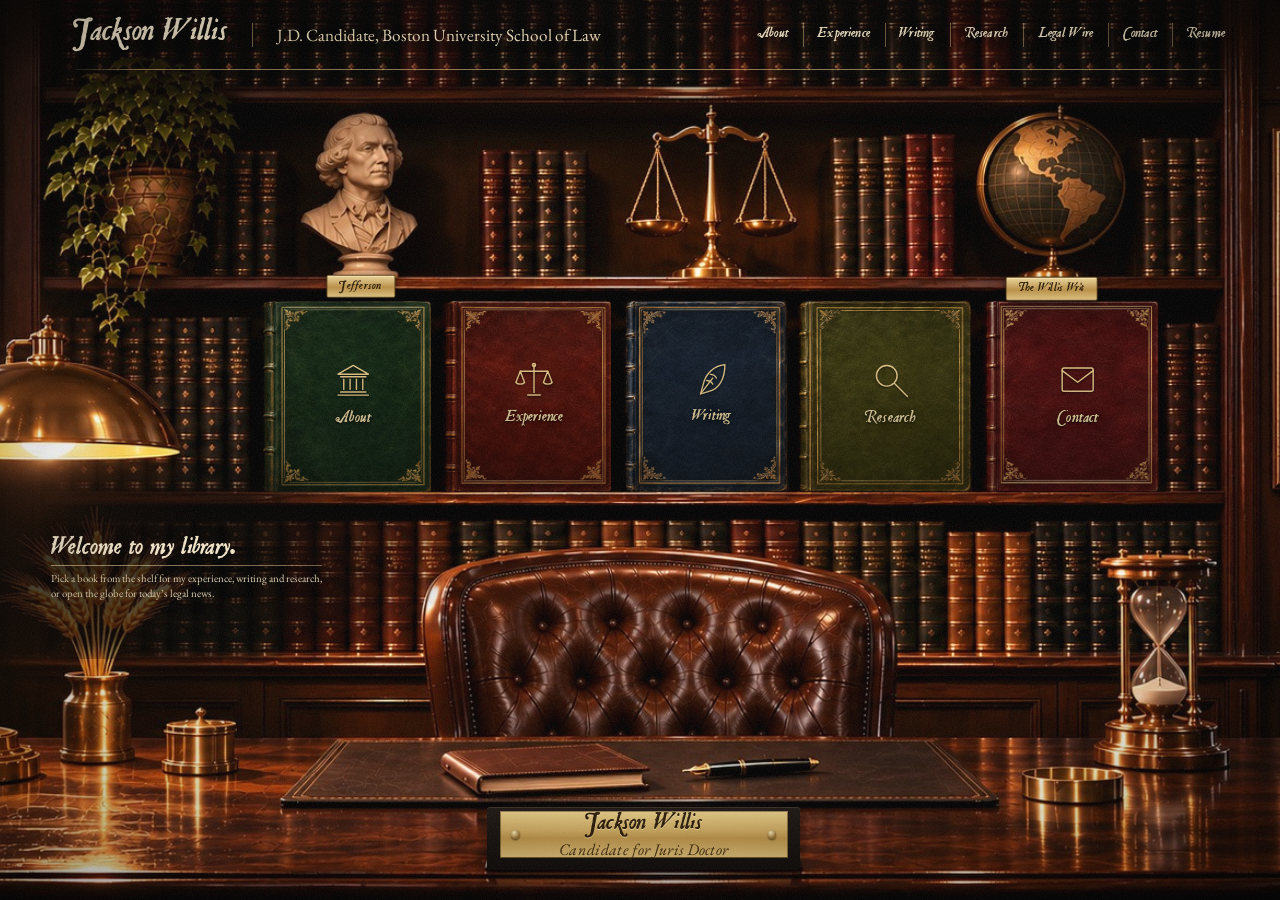
<file: index.html>
<!DOCTYPE html>
<html lang="en">
<head>
<meta charset="utf-8">
<meta name="viewport" content="width=device-width, initial-scale=1, viewport-fit=cover">
<meta name="theme-color" content="#070504">
<title>The Willis Writ | Jackson Willis</title>
<meta name="description" content="Portfolio of Jackson Willis, law student at Boston University School of Law: experience, writing, research, and contact.">
<link rel="preload" as="font" type="font/woff2" href="eb-garamond-latin-400-normal.woff2" crossorigin>
<link rel="preload" as="font" type="font/woff2" href="eb-garamond-latin-400-italic.woff2" crossorigin>
<link rel="preload" as="image" href="library-v2.jpg" media="(min-aspect-ratio: 23/20)">
<link rel="preload" as="image" href="library-m.jpg" media="(max-aspect-ratio: 23/20)">
<style>
/* ==========================================================================
   SCENE (the photographic library plate, header, headline, nav)
   ========================================================================== */
@font-face { font-family: 'EB Garamond'; font-weight: 400; font-style: normal; font-display: swap; src: url('eb-garamond-latin-400-normal.woff2') format('woff2'); }
@font-face { font-family: 'EB Garamond'; font-weight: 500; font-style: normal; font-display: swap; src: url('eb-garamond-latin-500-normal.woff2') format('woff2'); }
@font-face { font-family: 'EB Garamond'; font-weight: 600; font-style: normal; font-display: swap; src: url('eb-garamond-latin-600-normal.woff2') format('woff2'); }
@font-face { font-family: 'EB Garamond'; font-weight: 700; font-style: normal; font-display: swap; src: url('eb-garamond-latin-700-normal.woff2') format('woff2'); }
@font-face { font-family: 'EB Garamond'; font-weight: 400; font-style: italic; font-display: swap; src: url('eb-garamond-latin-400-italic.woff2') format('woff2'); }
@font-face { font-family: 'EB Garamond'; font-weight: 700; font-style: italic; font-display: swap; src: url('eb-garamond-latin-700-italic.woff2') format('woff2'); }
@font-face {
  font-family: 'JSL Ancient'; src: url('JSLAncientItalic-J.ttf') format('truetype');
  font-style: normal; font-weight: 100 900; font-display: swap;
}
* { box-sizing: border-box; }
html, body {
  margin: 0; height: 100%; overflow: hidden; overscroll-behavior: none;
  background: #070504; color: #eadfc8;
  font-family: 'EB Garamond', Georgia, 'Times New Roman', serif;
  -webkit-font-smoothing: antialiased; -webkit-tap-highlight-color: transparent;
}
button { font: inherit; color: inherit; }
i { font-style: normal; display: block; }
.vh { position: absolute; width: 1px; height: 1px; overflow: hidden; clip: rect(0 0 0 0); white-space: nowrap; }
#viewport { position: fixed; left: 0; top: 0; right: 0; bottom: 0; overflow: hidden; }
#room { position: absolute; left: 0; top: 0; right: 0; bottom: 0; overflow: hidden; background: #070504; }

@keyframes fadein { from { opacity: 0; } to { opacity: 1; } }

#bgblur {
  display: block; position: absolute; left: -8%; top: -8%; right: -8%; bottom: -8%;
  background-position: center; background-size: cover; background-repeat: no-repeat; filter: blur(18px) brightness(.5) saturate(1.1);
}
.pt #bgblur { display: block; }

#world {
  position: absolute; left: 0; top: 0; overflow: visible;
  background-position: 0 0; background-size: 100% 100%; background-repeat: no-repeat;
  transition: transform 1100ms cubic-bezier(.6, .02, .2, 1), filter 1100ms ease;
  will-change: transform; animation: fadein 1400ms ease backwards;
}
.pt #world {
  -webkit-mask-image: linear-gradient(to bottom, rgba(0,0,0,0) 0, #000 7%), linear-gradient(to right, rgba(0,0,0,0) 0, #000 5%, #000 95%, rgba(0,0,0,0) 100%);
  mask-image: linear-gradient(to bottom, rgba(0,0,0,0) 0, #000 7%), linear-gradient(to right, rgba(0,0,0,0) 0, #000 5%, #000 95%, rgba(0,0,0,0) 100%);
  -webkit-mask-composite: source-in; mask-composite: intersect;
}
#world.pushed { transform: scale(1.5); filter: blur(7px) brightness(.42); }
.pt #world.pushed { transform: scale(1.25); filter: blur(6px) brightness(.4); }

/* the real cover art, used on the shelf, in flight, and on the opened book */
.cv { position: relative; background-repeat: no-repeat; background-size: 100% 100%; background-position: 0 0; color: #dcc48c; }
.cv .cv-in { position: absolute; left: 12%; right: 5%; top: 0; bottom: 0; display: flex; flex-direction: column; align-items: center; justify-content: center; text-align: center; padding-bottom: 3%; }
.cv .cv-ic { width: 29%; color: #dfc283; }
/* on a phone the shelf covers are tiny: label and icon are scaled up together so the label is never under the minimum text size (--lb is set in layout) */
.hs .cv-in { transform: scale(var(--lb, 1)); }
.cv .cv-ic svg { width: 100%; height: auto; display: block; filter: drop-shadow(0 1px 1px rgba(0, 0, 0, .7)); }
.cv h2 { margin: .55em 0 0; font: normal 400 3em/1.1 'JSL Ancient', 'EB Garamond', Georgia, serif; letter-spacing: .01em; text-transform: none; text-indent: 0;
  color: #e8d49f; background: none; filter: none; text-shadow: 0 1px 2px rgba(0, 0, 0, .8), 0 0 10px rgba(0, 0, 0, .4); }
.cv.shade::after { content: ""; position: absolute; left: 0; top: 0; right: 0; bottom: 0; pointer-events: none; border-radius: 3px; transition: opacity 500ms ease;
  background: linear-gradient(180deg, rgba(0, 0, 0, .2), rgba(0, 0, 0, 0) 32%, rgba(0, 0, 0, .3)); }
.cv.shade.lit::after, .hs.hov::after { opacity: 0; }

.slot { position: absolute; opacity: 0; transition: opacity 180ms ease; pointer-events: none;
  background: linear-gradient(90deg, #0d0705, #1b100a 45%, #0c0705); box-shadow: inset 0 0 14px 4px rgba(0, 0, 0, .9); }
.slot.on, .slot.hov { opacity: 1; }
.hs {
  position: absolute; pointer-events: none; border-radius: 2px;
  transform-origin: 50% 100%;
  will-change: transform, filter;
  transition: transform 280ms cubic-bezier(.2, .8, .2, 1), filter 280ms ease;
}
.hs.hov {
  transform: translateY(-2.2%) scale(1.03);
  filter: brightness(1.16) saturate(1.08) drop-shadow(0 0 12px rgba(232, 188, 108, .55)) drop-shadow(0 12px 12px rgba(0, 0, 0, .65));
}
.hot-book { position: absolute; z-index: 3; border: 0; padding: 0; background: transparent; cursor: pointer; border-radius: 3px; }
.hot-book:focus-visible { outline: 2px solid #e4cd92; outline-offset: 3px; }

#hud { position: absolute; left: 0; top: 0; right: 0; bottom: 0; z-index: 5; pointer-events: none; transition: opacity 700ms ease; animation: fadein 1800ms ease backwards; }
.opening #hud { opacity: 0; }
#hud > * { pointer-events: auto; }
#hud::before { content: ""; position: absolute; left: 0; right: 0; top: 0; height: 12vw; max-height: 150px; pointer-events: none;
  background: linear-gradient(180deg, rgba(5, 3, 2, .55), rgba(5, 3, 2, 0)); }

#top { position: absolute; left: 0; right: 0; top: 0; height: 5.5vw; min-height: 56px; max-height: 110px;
  padding: 0 4.3vw 0 5.7vw; display: flex; align-items: center; justify-content: space-between; }
#top::after { content: ""; position: absolute; left: 5.9vw; right: 4.3vw; bottom: 0; height: 1px;
  background: linear-gradient(90deg, rgba(222, 190, 128, .15), rgba(222, 190, 128, .6) 6%, rgba(222, 190, 128, .6) 94%, rgba(222, 190, 128, .15)); }
.brandrow { display: flex; align-items: center; min-width: 0; }
#brand { margin: 0; font: 400 clamp(24px, 2.7vw, 52px)/1 'JSL Ancient', 'EB Garamond', Georgia, serif; color: #f0e3c6; letter-spacing: .005em; white-space: nowrap; text-shadow: 0 2px 14px rgba(0, 0, 0, .7); }
.brandrow .bar { width: 1px; height: 1.9vw; min-height: 22px; margin: 0 1.9vw 0 1.9vw; background: rgba(222, 190, 128, .5); }
#tag { margin: 0; font: 400 clamp(13px, 1.25vw, 23px)/1 'EB Garamond', Georgia, serif; color: #e2d3b0; white-space: nowrap; text-shadow: 0 2px 12px rgba(0, 0, 0, .7); }

#nav { display: flex; align-items: center; }
.nv { position: relative; border: 0; background: transparent; cursor: pointer; padding: .5em 1.15vw; white-space: nowrap;
  font: 400 clamp(13px, 1.22vw, 23px)/1 'JSL Ancient', 'EB Garamond', Georgia, serif; letter-spacing: .01em; color: #eadcbc; text-shadow: 0 2px 10px rgba(0, 0, 0, .8);
  transition: color 200ms ease; }
.nv + .nv::before { content: ""; position: absolute; left: 0; top: 50%; width: 1px; height: 1.5em; margin-top: -.75em; background: rgba(222, 190, 128, .45); }
.nv::after { content: ""; position: absolute; left: 1.15vw; right: 1.15vw; bottom: .1em; height: 1px; background: #e0c488; transform: scaleX(0); transform-origin: 0 50%; transition: transform 260ms ease; }
.nv:hover, .nv:focus-visible { color: #ffe6ae; }
.nv:hover::after, .nv:focus-visible::after { transform: scaleX(1); }
.nv:focus-visible { outline: 2px solid #e4cd92; outline-offset: 2px; border-radius: 3px; }
#nav .nv:last-child { padding-right: 0; }
#nav .nv:last-child::after { right: 0; }

#hero { position: absolute; left: 6vw; top: 58vh; display: table; color: #eee1c6; font-size: 40px; text-shadow: 0 2px 18px rgba(0, 0, 0, .75); }
#hero::before { content: ""; position: absolute; z-index: -1; left: -9em; right: -5em; top: -3.2em; bottom: -2.4em; pointer-events: none;
  background: radial-gradient(ellipse at 42% 52%, rgba(6, 4, 2, .8), rgba(6, 4, 2, .58) 52%, rgba(6, 4, 2, 0) 76%); }
#hero.compact p { display: none; }
#hero h2 { margin: 0; font: 400 1.16em/1 'JSL Ancient', 'Times New Roman', Times, serif; letter-spacing: 0; white-space: nowrap; color: #f1e4c8; }
#hero .hr { height: 1px; margin: .06em 0 .2em; background: linear-gradient(90deg, rgba(232, 208, 156, .7), rgba(232, 208, 156, .45)); }
#hero p { margin: 0; font: 400 .42em/1.5 'EB Garamond', Georgia, serif; color: #e4d5b4; white-space: nowrap; }

/* portrait and small screens: a slim header (name and tagline on one line, all tabs in one small row), the words sit on the chair under a soft scrim */
.pt #hud::before { height: 112px; max-height: none; background: linear-gradient(180deg, rgba(5, 3, 2, .8), rgba(5, 3, 2, .46) 62%, rgba(5, 3, 2, 0)); }
.pt #top { height: auto; min-height: 0; max-height: none; padding: max(8px, env(safe-area-inset-top)) 12px 7px; flex-direction: column; align-items: stretch; justify-content: flex-start; gap: 5px; }
.pt #top::after { left: 12px; right: 12px; }
.pt .brandrow { flex-direction: row; flex-wrap: wrap; align-items: baseline; gap: 0 9px; text-align: left; }
.pt #brand { font-size: 24px; }
.pt .brandrow .bar { display: none; }
.pt #tag { margin-top: 0; font-size: clamp(11px, 2.95vw, 12px); white-space: nowrap; }
.pt #nav { position: static; flex-wrap: nowrap; justify-content: space-between; gap: 3px; padding: 0 0 3px; overflow-x: auto; scrollbar-width: none; }
.pt #nav::-webkit-scrollbar { display: none; }
.pt .nv { flex: 0 0 auto; padding: .38em clamp(4px, 1.5vw, 6px); font-size: clamp(12px, 3.3vw, 13px); border: 1px solid rgba(214, 182, 118, .42); border-radius: 999px; background: rgba(14, 9, 6, .5); }
.pt .nv + .nv::before, .pt .nv::after { display: none; }
.pt #nav .nv:last-child { padding-right: clamp(4px, 1.5vw, 6px); }
.pt #hero { display: block; text-align: left; }
.pt #hero br { display: none; }
.pt #hero::before { left: -14px; right: -14px; top: -1.5em; bottom: -1.3em;
  background: radial-gradient(ellipse at 50% 50%, rgba(6, 4, 2, .84), rgba(6, 4, 2, .66) 52%, rgba(6, 4, 2, 0) 80%); }
.pt #hero h2 { white-space: normal; }
.pt #hero .hr { width: 3.2em; margin: .22em 0 .3em; background: rgba(232, 208, 156, .6); }
.pt #hero p { font-size: .5em; white-space: normal; }
/* reader buttons on phones: room for the Spread toggle beside the page arrows */
.pt #uibot { gap: 8px; }
.pt #plabel { min-width: 6em; font-size: 16px; }
.pt #uibot { flex-wrap: wrap; row-gap: 8px; }
#viewmodes { display: flex; flex-basis: 100%; justify-content: center; gap: 6px; }
#viewmodes[hidden] { display: none; }
.pt .vm { padding: .42em .95em; letter-spacing: .1em; font-size: 11px; }
.vm.on { background: rgba(86, 58, 26, .92); border-color: rgba(238, 214, 156, .9); color: #f3e3b8; }
.nv.on { color: #ffe6ae; }

#fx {
  position: absolute; left: 0; top: 0; right: 0; bottom: 0; z-index: 900; pointer-events: none;
  background-image: radial-gradient(ellipse at 50% 46%, rgba(0, 0, 0, 0) 56%, rgba(0, 0, 0, .38) 100%), url("data:image/svg+xml;utf8,<svg xmlns='http://www.w3.org/2000/svg' width='240' height='240'><filter id='f' x='0' y='0' width='100%25' height='100%25'><feTurbulence type='fractalNoise' baseFrequency='.8' numOctaves='1' seed='9'/><feColorMatrix values='1 0 0 0 0  1 0 0 0 0  1 0 0 0 0  0 0 0 .1 0'/></filter><rect width='100%25' height='100%25' filter='url(%23f)'/></svg>");
}
#fly { position: absolute; left: 0; top: 0; z-index: 25; pointer-events: none; }
#fly .sp { position: absolute; left: 0; top: 0; border-radius: 3px; transform-origin: 50% 50%;
  filter: drop-shadow(0 16px 22px rgba(0, 0, 0, .6)); will-change: transform; }

@media (max-width: 759px) {
  #uibot { gap: 8px; }
  #plabel { min-width: 6em; font-size: 16px; }
  .cbtn { font-size: 11px; letter-spacing: .18em; }
  #vtitle { font-size: 11px; letter-spacing: .2em; }
  .ui .cbtn { white-space: nowrap; padding: .55em 1em; letter-spacing: .14em; }
}


/* ==========================================================================
   Globe hotspot and brass caption (opens the Legal Wire)
   ========================================================================== */
.hot-globe { position: absolute; z-index: 3; border: 0; padding: 0; background: transparent; cursor: pointer; border-radius: 50% 50% 50% 50% / 46% 46% 54% 54%; }
.hot-globe:focus-visible { outline: 2px solid #e4cd92; outline-offset: 3px; }
.hot-globe::before { content: ""; position: absolute; left: -12%; right: -12%; top: -6%; bottom: 10%; border-radius: 50%; pointer-events: none; opacity: 0; transition: opacity 320ms ease;
  background: radial-gradient(circle at 50% 45%, rgba(255, 222, 150, .42), rgba(255, 196, 110, .16) 52%, rgba(255, 190, 100, 0) 72%); mix-blend-mode: screen; }
.hot-globe::after { content: ""; position: absolute; left: 0; right: 0; top: 5%; bottom: 15%; border-radius: 50%; pointer-events: none; opacity: 0;
  border: 1px solid rgba(240, 208, 140, .7); animation: globepulse 4.8s ease-out 2.4s infinite; }
.hot-globe:hover::before, .hot-globe:focus-visible::before, .hot-globe.hov::before, .hot-globe.flare::before { opacity: 1; }
.hot-globe.flare::before { animation: globeflare 520ms ease-out; }
.opening .hot-globe::after { animation: none; opacity: 0; }
@keyframes globepulse { 0% { opacity: 0; transform: scale(.97); } 18% { opacity: .75; } 100% { opacity: 0; transform: scale(1.12); } }
@keyframes globeflare { 0% { opacity: 0; transform: scale(.9); } 40% { opacity: 1; } 100% { opacity: 1; transform: scale(1.3); } }
@media (prefers-reduced-motion: reduce) { .hot-globe::after { animation: none; } .hot-globe.flare::before { animation: none; } }

.globe-cap, .bust-cap { position: absolute; z-index: 3; transform: translate(-50%, -22%); pointer-events: none; white-space: nowrap;
  padding: .2em .95em .3em; border: 1px solid rgba(58, 36, 8, .75); border-radius: 2px;
  font: normal 400 clamp(11px, 1.02vw, 17px)/1.15 'JSL Ancient', 'EB Garamond', Georgia, serif; color: #2a1a06; letter-spacing: .02em;
  background: linear-gradient(180deg, #ecd69a, #b98f45 55%, #dcc07e);
  box-shadow: inset 0 1px 0 rgba(255, 240, 196, .65), 0 2px 6px rgba(0, 0, 0, .65); transition: filter 300ms ease; }
.hot-globe:hover + .globe-cap, .hot-globe:focus-visible + .globe-cap, .hot-globe.hov + .globe-cap,
.hot-bust:hover + .bust-cap, .hot-bust:focus-visible + .bust-cap, .hot-bust.hov + .bust-cap { filter: brightness(1.14); }
.pt .globe-cap, .pt .bust-cap { transform: translate(-50%, -85%); font-size: 11px; padding: .15em .7em .25em; }

/* ==========================================================================
   Legal Wire broadsheet
   ========================================================================== */
.paperwrap { position: absolute; left: 50%; top: calc(50% + 18px); width: min(1060px, calc(100vw - 28px)); pointer-events: auto; perspective: 3200px; perspective-origin: 50% 50%;
  transform: translate(-50%, calc(-50% + 34px)) rotate(-.9deg) scale(.972); opacity: 0;
  transition: transform 1000ms cubic-bezier(.18, .8, .22, 1), opacity 380ms ease; }
.paperwrap.on { transform: translate(-50%, -50%) rotate(0deg) scale(1); opacity: 1; }
.paper-shadow { position: absolute; left: 1%; right: 1%; top: 3%; bottom: -1%; box-shadow: 0 34px 80px 10px rgba(0, 0, 0, .7); opacity: 0; transition: opacity 500ms ease; pointer-events: none; }
.paperwrap.unfolded .paper-shadow { opacity: 1; transition: opacity 700ms ease 950ms; }
/* while folded the shadow belongs to the narrower stack, then hands over to the full sheet's */
.paper-shadow-mid { position: absolute; left: 26%; right: 26%; top: 3%; bottom: -1%; box-shadow: 0 30px 62px 6px rgba(0, 0, 0, .6); opacity: 1; transition: opacity 500ms ease 650ms; pointer-events: none; }
.paperwrap.unfolded .paper-shadow-mid { opacity: 0; transition: opacity 700ms ease 950ms; }
.paper { position: relative; box-sizing: border-box; font-size: 17px; font-family: 'EB Garamond', Georgia, serif; color: #221b12;
  display: flex; flex-direction: column; overflow: hidden;
  height: min(calc(100vh - 128px), 900px); height: min(calc(100dvh - 128px), 900px);
  padding: clamp(14px, 2.2vw, 28px) clamp(16px, 3vw, 40px) 16px; border-radius: 2px;
  background-color: #e8dec4; background-image: url("data:image/svg+xml;utf8,<svg xmlns='http://www.w3.org/2000/svg' width='220' height='220'><filter id='f' x='0' y='0' width='100%25' height='100%25'><feTurbulence type='fractalNoise' baseFrequency='.55 .9' numOctaves='2' seed='11'/><feColorMatrix values='0 0 0 0 .32  0 0 0 0 .24  0 0 0 0 .12  0 0 0 .20 0'/></filter><rect width='100%25' height='100%25' filter='url(%23f)'/></svg>"), linear-gradient(180deg, #ece3cb, #ddd1b2);
  box-shadow: inset 0 0 52px rgba(122, 88, 38, .17), inset 0 0 7px rgba(92, 64, 26, .24);
  clip-path: inset(0 25% 0 25%); }
.paperwrap.opened .paper { clip-path: none; }
/* a much-folded broadsheet. ::after holds the main creases (kept behind the type), ::before the lesser ones,
   which fade out along their length the way old creases do */
.paper { isolation: isolate; }
/* the creases show only while the sheet is folded, and fade out as it opens so the type stays easy to read */
.paper::after, .paper::before { content: ""; position: absolute; left: 0; top: 0; right: 0; bottom: 0; z-index: -1; pointer-events: none; opacity: 1; transition: opacity 450ms ease 700ms; }
.paperwrap.unfolded .paper::after, .paperwrap.unfolded .paper::before { opacity: 0; transition: opacity 650ms ease 950ms; }
.paper::after {
  background:
    linear-gradient(90deg, rgba(0, 0, 0, 0) calc(50% - 30px), rgba(70, 48, 20, .08) calc(50% - 3px), rgba(70, 48, 20, .17) calc(50% - 1px), rgba(255, 250, 232, .42) calc(50% + 1px), rgba(70, 48, 20, .07) calc(50% + 3px), rgba(0, 0, 0, 0) calc(50% + 32px)),
    linear-gradient(180deg, rgba(0, 0, 0, 0) calc(50% - 24px), rgba(70, 48, 20, .08) calc(50% - 2px), rgba(70, 48, 20, .15) calc(50% - 1px), rgba(255, 250, 232, .38) calc(50% + 1px), rgba(70, 48, 20, .06) calc(50% + 3px), rgba(0, 0, 0, 0) calc(50% + 26px)); }
.paper::before {
  background:
    linear-gradient(90deg, rgba(0, 0, 0, 0) calc(25% - 10px), rgba(70, 48, 20, .09) calc(25% - 1px), rgba(255, 250, 232, .30) calc(25% + 1px), rgba(0, 0, 0, 0) calc(25% + 12px)),
    linear-gradient(90deg, rgba(0, 0, 0, 0) calc(75% - 10px), rgba(70, 48, 20, .09) calc(75% - 1px), rgba(255, 250, 232, .30) calc(75% + 1px), rgba(0, 0, 0, 0) calc(75% + 12px)),
    linear-gradient(180deg, rgba(0, 0, 0, 0) calc(25% - 9px), rgba(70, 48, 20, .08) calc(25% - 1px), rgba(255, 250, 232, .28) calc(25% + 1px), rgba(0, 0, 0, 0) calc(25% + 10px)),
    linear-gradient(180deg, rgba(0, 0, 0, 0) calc(75% - 9px), rgba(70, 48, 20, .08) calc(75% - 1px), rgba(255, 250, 232, .28) calc(75% + 1px), rgba(0, 0, 0, 0) calc(75% + 10px)),
    linear-gradient(104deg, rgba(0, 0, 0, 0) calc(38% - 7px), rgba(70, 48, 20, .08) calc(38% - 1px), rgba(255, 250, 232, .26) calc(38% + 1px), rgba(0, 0, 0, 0) calc(38% + 9px)),
    linear-gradient(77deg, rgba(0, 0, 0, 0) calc(63% - 7px), rgba(70, 48, 20, .07) calc(63% - 1px), rgba(255, 250, 232, .24) calc(63% + 1px), rgba(0, 0, 0, 0) calc(63% + 9px)),
    radial-gradient(120% 90% at 0% 0%, rgba(110, 78, 32, .13), rgba(0, 0, 0, 0) 38%),
    radial-gradient(120% 90% at 100% 100%, rgba(110, 78, 32, .15), rgba(0, 0, 0, 0) 40%);
  -webkit-mask-image: linear-gradient(168deg, #000 0, rgba(0, 0, 0, .25) 30%, #000 52%, rgba(0, 0, 0, .35) 78%, #000 100%);
  mask-image: linear-gradient(168deg, #000 0, rgba(0, 0, 0, .25) 30%, #000 52%, rgba(0, 0, 0, .35) 78%, #000 100%); }

/* opening: the paper arrives folded like a gatefold, its two outer quarters laid over the middle half. Both flaps
   swing outward from the centre together. Each flap is a copy of that quarter of the sheet (front) with a blank
   newsprint back; the real sheet takes over once they land. */
.p-flap { position: absolute; top: 0; width: 25%; height: 100%; pointer-events: none; transform-style: preserve-3d;
  transition: transform 1100ms cubic-bezier(.5, .05, .3, 1) 0ms; }
.p-flap.l { left: 0; transform-origin: 100% 50%; transform: rotateY(179deg); }
.p-flap.r { left: 75%; transform-origin: 0 50%; transform: rotateY(-179deg); transition-delay: 70ms; }
.paperwrap.unfolded .p-flap { transform: rotateY(0deg); transition: transform 1400ms cubic-bezier(.42, .08, .28, 1) 260ms; }
.paperwrap.unfolded .p-flap.r { transition-delay: 330ms; }
.paperwrap.opened .p-flap { display: none; }
.p-flap-front, .p-flap-back { position: absolute; left: 0; top: 0; right: 0; bottom: 0; overflow: hidden; -webkit-backface-visibility: hidden; backface-visibility: hidden; }
.p-flap-back { transform: rotateY(180deg); }
.p-flap .p-clone { position: absolute; top: 0; width: 400%; height: 100%; clip-path: none; }
.p-flap.l .p-flap-front .p-clone { left: 0; }
.p-flap.r .p-flap-front .p-clone { left: -300%; }
.p-flap.l .p-flap-back .p-clone { left: -100%; }
.p-flap.r .p-flap-back .p-clone { left: -200%; }
.p-flap-back .p-clone > * { visibility: hidden; }
@media (prefers-reduced-motion: reduce) {
  .paperwrap, .paperwrap.on { transform: translate(-50%, -50%); transition: opacity 300ms ease; }
  .paper { clip-path: none; }
  .p-flap { display: none; }
  .paper-shadow-mid { display: none; }
  .paper-shadow { opacity: 1; transition: none; }
  .paper::before, .paper::after { display: none; }
}

.p-scroll { flex: 1 1 auto; min-height: 0; overflow-y: auto; overscroll-behavior: contain; -webkit-overflow-scrolling: touch;
  scrollbar-width: thin; scrollbar-color: #9c8a63 transparent; padding-right: 2px; }
.mast { text-align: center; padding-top: 2px; }
.mast-name { margin: .1em 0 .04em; font: normal 400 clamp(42px, 7.4vw, 100px)/1.04 'JSL Ancient', 'EB Garamond', Georgia, serif; letter-spacing: 0; text-transform: none; color: #17110a; }
.mast-name .kw { margin-right: -.1em; }
.mast-date { display: grid; grid-template-columns: 1fr auto 1fr; align-items: center; gap: 12px; padding: 7px 2px; border-top: 3px double #2b2116; border-bottom: 1px solid #2b2116;
  max-height: 40px; overflow: hidden;
  font: normal 400 clamp(13px, 1.3vw, 17px)/1.2 'JSL Ancient', 'EB Garamond', Georgia, serif; color: #3a2d1a; }

.mast-date > span:first-child { justify-self: start; text-align: left; }
.mast-r { justify-self: end; text-align: right; }
.mast-loc { display: inline-flex; align-items: baseline; gap: .55em; white-space: nowrap; letter-spacing: .03em; color: #2b2116; }
.mast-loc i { font-style: normal; color: #6e1f1a; }
.p-tabs { display: flex; justify-content: center; flex-wrap: wrap; gap: 4px clamp(12px, 2.2vw, 30px); padding: 9px 0 8px;
  background-color: transparent; border-top: 0 double #2b2116; border-bottom: 1px solid rgba(40, 28, 14, .55); }
.p-tab { position: relative; border: 0; background: transparent; cursor: pointer; padding: .2em .1em; color: #4a3a20;
  font: normal 400 clamp(15px, 1.5vw, 19px)/1.2 'JSL Ancient', 'EB Garamond', Georgia, serif; }
.p-tab::after { content: ""; position: absolute; left: 0; right: 0; bottom: -2px; height: 2px; background: #6e1f1a; transform: scaleX(0); transition: transform 240ms ease; }
.p-tab:hover, .p-tab:focus-visible { color: #1b130a; }
.p-tab.on { color: #5c1713; }
.p-tab.on::after, .p-tab:hover::after { transform: scaleX(1); }
.p-tab:focus-visible { outline: 2px solid #6e1f1a; outline-offset: 3px; }

.p-body { padding-top: 16px; }
.p-load { margin: 30px 0; text-align: center; font-style: italic; color: #6a5a40; }
.p-lead { padding-bottom: 16px; margin-bottom: 18px; border-bottom: 2px solid #2b2116; text-align: center; }
.st { break-inside: avoid; }
.st .sk { margin: 0 0 .3em; font: normal 400 15px/1.2 'JSL Ancient', 'EB Garamond', Georgia, serif; color: #6e1f1a; letter-spacing: .02em; }
@font-face { font-family: 'Old Standard TT'; font-weight: 700; font-style: normal; font-display: swap; src: url('OldStandardTT-Bold.woff2') format('woff2'); }
.st h3 { margin: 0; font: 700 1.34em/1.14 'Old Standard TT', 'Times New Roman', Times, serif; letter-spacing: 0; text-transform: none; text-indent: 0; color: #1d160d; }
.st h3 a { color: inherit; text-decoration: none; background-image: linear-gradient(currentColor, currentColor); background-size: 0 1px; background-repeat: no-repeat; background-position: 0 100%; transition: background-size 260ms ease; }
.st h3 a:hover, .st h3 a:focus-visible { background-size: 100% 1px; }
.st h3 a:focus-visible { outline: 2px solid #6e1f1a; outline-offset: 2px; }
.st .ss { margin: .4em 0 0; font: italic 400 14px/1.3 'EB Garamond', Georgia, serif; color: #5a4a30; }
.st.lead .sk { font-size: 18px; }
.st.lead h3 { margin: 0 auto; max-width: 24em; font-size: clamp(24px, 2.9vw, 40px); line-height: 1.1; }
.st.lead .ss { font-size: 15px; }
.p-cols { column-count: 3; column-gap: 32px; column-rule: 1px solid rgba(40, 28, 14, .4); }
.p-cols .st { padding-bottom: 14px; margin-bottom: 14px; border-bottom: 1px dotted rgba(40, 28, 14, .5); }
.p-foot { margin-top: 12px; padding-top: 8px; border-top: 1px solid rgba(40, 28, 14, .5); text-align: center; font: italic 400 13px/1.3 'EB Garamond', Georgia, serif; color: #6a5a40; }
.p-empty { max-width: 34em; margin: 0 auto; padding: 26px 8px 14px; text-align: center; }
.p-empty h3 { margin: 0 0 .4em; font: normal 400 2em/1.1 'JSL Ancient', 'EB Garamond', Georgia, serif; letter-spacing: 0; text-transform: none; color: #1d160d; }
.p-empty p { margin: 0 0 .8em; color: #4a3a20; }
.p-empty ul { list-style: none; margin: 0; padding: 0; columns: 2; column-gap: 24px; text-align: left; }
.p-empty li { margin: 0 0 .5em; }
.p-empty a { color: #5c1713; text-decoration: underline; text-underline-offset: 3px; }

@media (max-width: 900px) { .p-cols { column-count: 2; } }
@media (max-width: 640px) {
  .paperwrap { width: calc(100vw - 20px); top: calc(50% - 30px); }
  /* same three parts as the desktop dateline: date and Legal Wire on one line, both cities centered under them */
  .mast-date { grid-template-columns: 1fr auto; grid-template-areas: "d r" "l l"; gap: 3px 8px; max-height: none; font-size: 13px; padding: 6px 2px 5px; }
  .mast-date > span:first-child { grid-area: d; }
  .mast-r { grid-area: r; }
  .mast-loc { grid-area: l; justify-self: center; }
  .paper { font-size: 16px; height: clamp(380px, calc(100vh - 250px), 540px); height: clamp(380px, calc(100dvh - 250px), 540px); }
  /* printed-page framing: a double rule inset from the sheet's edge */
  /* phones keep the newspaper's columns: two narrow columns of short stories, like the desktop sheet */
  .paper { padding: 12px 18px 12px; box-shadow: inset 0 0 0 5px #e8dec4, inset 0 0 0 6px rgba(43, 33, 22, .85), inset 0 0 0 9px #e8dec4, inset 0 0 0 10px rgba(43, 33, 22, .6), inset 0 0 52px rgba(122, 88, 38, .17); }
  .mast-name { font-size: clamp(34px, 11vw, 48px); }
  .p-tabs { flex-wrap: nowrap; justify-content: flex-start; overflow-x: auto; gap: 4px 14px; padding: 7px 0 6px; scrollbar-width: none; -webkit-overflow-scrolling: touch; }
  .p-tabs::-webkit-scrollbar { display: none; }
  .p-tab { flex: 0 0 auto; white-space: nowrap; }
  .p-body { padding-top: 10px; }
  .p-lead { padding-bottom: 10px; margin-bottom: 12px; }
  .st.lead h3 { font-size: 23px; }
  .st.lead .sk { font-size: 14px; }
  .p-cols { column-count: 2; column-gap: 14px; column-rule: 1px solid rgba(40, 28, 14, .4); }
  .p-cols .st { padding-bottom: 9px; margin-bottom: 9px; }
  .p-cols .st .sk { font-size: 12px; }
  .p-cols .st h3 { font-size: 15px; line-height: 1.16; overflow-wrap: break-word; }
  .p-cols .st .ss { font-size: 12px; margin-top: .3em; }
  .p-empty ul { columns: 1; }
}

/* the left board is animated from script so it follows the cover */
.book.dual .bd.bl { transition: none; }

/* ==========================================================================
   Jefferson bust and the letter it opens
   ========================================================================== */
.hot-bust { position: absolute; z-index: 3; border: 0; padding: 0; background: transparent; cursor: pointer; border-radius: 44% 44% 10% 10% / 40% 40% 8% 8%; }
.hot-bust:focus-visible { outline: 2px solid #e4cd92; outline-offset: 3px; }
.hot-bust::before { content: ""; position: absolute; left: -14%; right: -14%; top: -8%; bottom: 2%; border-radius: 50%; pointer-events: none; opacity: 0; transition: opacity 320ms ease;
  background: radial-gradient(circle at 50% 45%, rgba(255, 222, 150, .40), rgba(255, 196, 110, .15) 52%, rgba(255, 190, 100, 0) 72%); mix-blend-mode: screen; }
.hot-bust:hover::before, .hot-bust:focus-visible::before, .hot-bust.hov::before, .hot-bust.flare::before { opacity: 1; }
.hot-bust.flare::before { animation: globeflare 520ms ease-out; }

.letterwrap { position: absolute; left: 50%; top: calc(50% + 14px); width: min(780px, calc(100vw - 28px)); pointer-events: auto;
  transform: translate(-50%, -44%) rotate(-3.5deg) scale(.93); opacity: 0; transition: transform 1000ms cubic-bezier(.2, .8, .2, 1), opacity 480ms ease; }
.letterwrap.on { transform: translate(-50%, -50%) rotate(-.7deg) scale(1); opacity: 1; }
.letter-shadow { position: absolute; left: 2%; right: 2%; top: 4%; bottom: -1%; box-shadow: 0 34px 80px 8px rgba(0, 0, 0, .7); pointer-events: none; }
.letter { position: relative; box-sizing: border-box; color: #2a1b10;
  padding: clamp(26px, 5.2vw, 64px) clamp(24px, 5.6vw, 72px) clamp(22px, 4vw, 48px);
  background-color: #e9dcb8;
  background-image:
    radial-gradient(ellipse at 12% 18%, rgba(150, 100, 40, .20), rgba(150, 100, 40, 0) 38%),
    radial-gradient(ellipse at 88% 82%, rgba(120, 75, 25, .26), rgba(120, 75, 25, 0) 42%),
    radial-gradient(circle at 70% 12%, rgba(130, 85, 30, .12), rgba(130, 85, 30, 0) 18%),
    linear-gradient(180deg, rgba(0, 0, 0, 0) 31.5%, rgba(80, 50, 15, .10) 33%, rgba(255, 245, 215, .22) 34.2%, rgba(0, 0, 0, 0) 35.5%, rgba(0, 0, 0, 0) 64.5%, rgba(80, 50, 15, .10) 66%, rgba(255, 245, 215, .22) 67.2%, rgba(0, 0, 0, 0) 68.5%),
    url("data:image/svg+xml;utf8,<svg xmlns='http://www.w3.org/2000/svg' width='220' height='220'><filter id='f' x='0' y='0' width='100%25' height='100%25'><feTurbulence type='fractalNoise' baseFrequency='.55 .9' numOctaves='2' seed='11'/><feColorMatrix values='0 0 0 0 .32  0 0 0 0 .24  0 0 0 0 .12  0 0 0 .20 0'/></filter><rect width='100%25' height='100%25' filter='url(%23f)'/></svg>"), linear-gradient(180deg, #efe3c2, #e0cf9f);
  box-shadow: inset 0 0 70px rgba(110, 70, 20, .42), inset 0 0 14px rgba(90, 55, 15, .35);
  clip-path: polygon(0.4% 0.8%, 8% 0.2%, 17% 0.9%, 29% 0.3%, 41% 0.8%, 55% 0.2%, 68% 0.9%, 82% 0.3%, 93% 0.8%, 99.6% 0.5%,
    99.8% 12%, 99.3% 27%, 99.9% 43%, 99.4% 58%, 99.8% 73%, 99.3% 88%, 99.7% 99.4%,
    92% 99.8%, 80% 99.2%, 66% 99.8%, 52% 99.3%, 38% 99.9%, 24% 99.3%, 11% 99.8%, 0.5% 99.5%,
    0.2% 86%, 0.8% 71%, 0.1% 56%, 0.7% 41%, 0.2% 26%, 0.8% 12%); }
.lt-scroll { max-height: min(calc(100vh - 190px), 760px); max-height: min(calc(100dvh - 190px), 760px); overflow-y: auto; overscroll-behavior: contain; scrollbar-width: thin; scrollbar-color: #9c8a63 transparent;
  padding: 12px 20px 30px; margin: -12px -20px -30px; /* room for swash and descender overhang, which the scroll box would otherwise clip */
  font-family: 'JSL Ancient', 'EB Garamond', Georgia, serif; }
.lt-date { text-align: right; font-size: clamp(17px, 1.9vw, 24px); line-height: 1.2; color: #4a3520; }
.lt-to { margin-top: .5em; font-size: clamp(18px, 2.1vw, 26px); line-height: 1.2; color: #3a2915; }
.lt-body { margin-top: clamp(14px, 2.4vw, 28px); font-size: clamp(22px, 2.75vw, 34px); line-height: 1.42; color: #231509; text-shadow: 0 0 1px rgba(35, 21, 9, .35); }
.lt-body p { margin: 0 0 .55em; }
.lt-body .w { opacity: 0; filter: blur(2px); transition: opacity 380ms ease, filter 380ms ease; }
.letterwrap.on .lt-body .w { opacity: 1; filter: none; }
.lt-sign { position: relative; margin-top: clamp(10px, 2vw, 24px); text-align: right; }
.lt-sig { display: block; margin: 0 0 0 auto; width: clamp(190px, 30vw, 340px); height: auto; overflow: visible; }
.lt-ink { fill: #1c1108; }
.lt-sig mask path { fill: none; stroke: #fff; stroke-width: 3.6; stroke-linecap: round; stroke-linejoin: round; stroke-dasharray: 1 2; stroke-dashoffset: 1.01; transition-property: stroke-dashoffset; transition-timing-function: linear; }
.letterwrap.on .lt-sig mask path { stroke-dashoffset: 0; }
  clip-path: inset(-10% 100% -10% -4%); transition: clip-path 1100ms cubic-bezier(.4, .1, .3, 1); }
.letter.still .w, .letter.still .lt-sig mask path { transition: none !important; }
@media (prefers-reduced-motion: reduce) { .lt-body .w, .lt-sig mask path { transition: none !important; transition-delay: 0ms !important; } .lt-sig mask path { stroke-dashoffset: 0 !important; } }
@media (max-width: 640px) {
  .letterwrap { top: calc(50% + 6px); }
  .lt-body { font-size: clamp(20px, 5.4vw, 26px); }
}
#stage.on { pointer-events: auto; }

a.nv { text-decoration: none; display: inline-flex; align-items: center; }

/* closed book: only the cover is drawn, so no page edge can show around its rounded corners */
.book.seal .base, .book.seal .leaf:not(.cover) { visibility: hidden; }
.book { touch-action: pan-y; }
/* leaves nobody can see right now (see showLeaves in app.js) */
.leaf.far, .base.far { visibility: hidden; }

/* Page block sits just inside the cover boards, like a real book.
   --tk (top, right, bottom) and --tl (spine side) tuck the page block inside the cover's silhouette. Script sets them
   from the cover's actual angle (see trackTuck), so the pages are fully tucked while the cover is flat and grow out
   only as the cover swings away. Nothing here depends on a timer, so no frame can show paper beyond the cover. */
@property --tk { syntax: '<number>'; inherits: true; initial-value: 0; }
@property --tl { syntax: '<number>'; inherits: true; initial-value: 0; }
.leaf.top { --tk: 0; --tl: 0; }
/* Only the first page leaf is in view while the cover swings, so only it carries the animated tuck (its own --tk and --tl,
   so the custom property change restyles just that leaf and not the whole book). Every other face has a fixed clip:
   fully tucked while class "tuck" is on the book (hidden under the first leaf), the plain inset afterwards. */
.leaf.top .face.front { clip-path: inset(calc(2px + 7px * var(--tk)) calc(2px + 7px * var(--tk)) calc(2px + 7px * var(--tk)) calc(34px * var(--tl))); }
.book.single .leaf.top .face.front { clip-path: inset(calc(2px + 7px * var(--tk)) calc(2px + 7px * var(--tk)) calc(2px + 7px * var(--tk)) calc(2px + 32px * var(--tl))); }
.leaf:not(.cover):not(.top) .face.front, .base .face { clip-path: inset(2px 2px 2px 0); }
.book.single .leaf:not(.cover):not(.top) .face.front, .book.single .base .face { clip-path: inset(2px); }
.book.tuck .leaf:not(.cover):not(.top) .face.front, .book.tuck .base .face { clip-path: inset(9px 9px 9px 34px); }
.book.single.tuck .leaf:not(.cover):not(.top) .face.front, .book.single.tuck .base .face { clip-path: inset(9px 9px 9px 34px); }
.leaf:not(.cover) .face.back { clip-path: inset(2px 0 2px 2px); }

/* the back board only overhangs the cover once the book is open; a closed book is just its cover.
   Boards and page-edge strips are out of the picture while the cover is in the first half of its swing (class "bare",
   set and cleared by turnTo), so beside a swinging cover there is only the page block it uncovers. The board fades in
   once the cover is past about 100 degrees and goes quickly on the way back. A sealed book is already at opacity 0, so
   unsealing and baring in the same frame cannot flash. */
.book .bd { opacity: 1; transition: top calc(600ms * var(--K, 1)) ease calc(560ms * var(--K, 1)), bottom calc(600ms * var(--K, 1)) ease calc(560ms * var(--K, 1)), right calc(600ms * var(--K, 1)) ease calc(560ms * var(--K, 1)), left calc(600ms * var(--K, 1)) ease calc(560ms * var(--K, 1)), opacity calc(240ms * var(--K, 1)) ease-out 0ms; }
.book.snug .bd { top: 0; bottom: 0; transition-delay: 0ms; transition-duration: calc(380ms * var(--K, 1)), calc(380ms * var(--K, 1)), calc(380ms * var(--K, 1)), calc(380ms * var(--K, 1)), calc(240ms * var(--K, 1)); }
.book.seal .bd, .book.bare .bd { opacity: 0; }
.book.seal .bd { visibility: hidden; }
.book.bare .bd { transition-duration: calc(600ms * var(--K, 1)), calc(600ms * var(--K, 1)), calc(600ms * var(--K, 1)), calc(600ms * var(--K, 1)), calc(70ms * var(--K, 1)); }
.book.snug.bare .bd { transition-duration: calc(380ms * var(--K, 1)), calc(380ms * var(--K, 1)), calc(380ms * var(--K, 1)), calc(380ms * var(--K, 1)), calc(70ms * var(--K, 1)); }
.book.bare .stk { visibility: hidden; }
.book.dual.snug .bd.br { right: 0; }
.book.single.snug .bd.br { left: 0; right: 0; }

/* organization mark on experience pages (images live in img/; the figure removes itself if a file is missing) */
.pg .orgmark { display: flex; align-items: center; justify-content: center; height: 6.4em; margin: 0 0 .6em; padding: 0; }
.pg .orgmark img { display: block; max-width: 90%; max-height: 100%; width: auto; height: auto; object-fit: contain; }
.pg .orgmark img[src$="/sec.png"], .pg .orgmark img[src$="img/sec.png"] { height: 5.6em; width: auto; }
.pg .orgmark img[src$="/senate-psi.png"], .pg .orgmark img[src$="img/senate-psi.png"] { height: 5.6em; width: auto; }
.pg .orgmark img[src$="/kansas-house.png"], .pg .orgmark img[src$="img/kansas-house.png"] { height: 5.6em; width: auto; }
.pg .orgmark img[src$="/wyandotte-da.png"], .pg .orgmark img[src$="img/wyandotte-da.png"] { height: 5.9em; width: auto; }
.pg.jsl h3, .pg.jsl p { font-family: 'JSL Ancient', 'EB Garamond', Georgia, serif; }
.pg.jsl p { font-size: 1.25em; line-height: 1.3; }
.pg .orgmark img[src$="/alms-group.png"], .pg .orgmark img[src$="img/alms-group.png"] { height: 5.5em; width: auto; }
.pg .orgmark img[src$="/viper.png"], .pg .orgmark img[src$="img/viper.png"] { height: 5.4em; width: auto; }
.pg .orgmark img[src$="/scrimsher-law.png"], .pg .orgmark img[src$="img/scrimsher-law.png"] { height: 5.5em; width: auto; }
.pg .orgmark img[src$="/sporting-kc.png"], .pg .orgmark img[src$="img/sporting-kc.png"] { height: 6.2em; width: auto; }
.pg .orgmark img[src$="bu-law.png"] { width: 9.4em; height: auto; }
.pg .orgmark img[src$="bcbs-kansas.png"] { width: 13.4em; height: auto; max-width: 96%; }

/* Desk nameplate: a crisp brass plaque laid over the one in the photograph, in the site's own type */
.desk-plate { position: absolute; z-index: 3; pointer-events: none; box-sizing: border-box; padding: .22em .62em .62em; border-radius: 3px;
  background: linear-gradient(180deg, #1c1510, #0b0806); box-shadow: 0 1px 0 rgba(255, 220, 160, .12) inset, 0 .5em .7em rgba(0, 0, 0, .5); }
.dp-face { position: relative; height: 100%; box-sizing: border-box; display: flex; flex-direction: column; align-items: center; justify-content: center; text-align: center; white-space: nowrap; color: #2a1a06;
  border-radius: 1px; background: linear-gradient(180deg, #e2c985 0, #c9a55c 42%, #b78f45 58%, #d6b872 100%);
  box-shadow: inset 0 0 0 1px rgba(70, 44, 10, .55), inset 0 1px 0 rgba(255, 244, 205, .7), inset 0 -1px 0 rgba(90, 58, 14, .5); }
.dp-face::before, .dp-face::after { content: ""; position: absolute; top: 50%; width: .42em; height: .42em; margin-top: -.21em; border-radius: 50%;
  background: radial-gradient(circle at 35% 30%, #f6e2aa, #8a6428 70%); box-shadow: 0 .06em .08em rgba(40, 24, 4, .6); }
.dp-face::before { left: 4%; } .dp-face::after { right: 4%; }
.dp-face b { display: block; font: normal 400 1.3em/1.05 'JSL Ancient', 'EB Garamond', Georgia, serif; letter-spacing: .01em; text-shadow: 0 1px 0 rgba(255, 238, 190, .55); }
.dp-face i { display: block; margin-top: .12em; font: italic 400 .8em/1.1 'EB Garamond', 'Times New Roman', Georgia, serif; letter-spacing: .02em; color: #3b2709; }
/* on a phone the plate is small and its second line must still be 11px, so the frame and line spacing tighten */
.pt .desk-plate { padding: 2px 8px 4px; }
.pt .dp-face b { font-size: 1.02em; line-height: 1; }
.pt .dp-face i { margin-top: .04em; line-height: 1.05; }

/* EB Garamond has a smaller x-height than Times; keep the apparent size close to what it was. Only ever scales up. */
#tag, #hero p, .pg, .paper { font-size-adjust: 0.43; }
.pg.jsl, .pg.jsl h3, .pg.jsl p { font-size-adjust: none; }

/* ==========================================================================
   STAGE (the open book, shown over the desk)
   ========================================================================== */
#stage { position: absolute; left: 0; top: 0; right: 0; bottom: 0; z-index: 20; visibility: hidden; pointer-events: none; }
#stage.on { visibility: visible; }
#dim {
  position: absolute; left: 0; top: 0; right: 0; bottom: 0; opacity: 0; transition: opacity 900ms ease;
  background: radial-gradient(ellipse at 50% 46%, rgba(0, 0, 0, 0) 28%, rgba(0, 0, 0, .55) 100%);
}
#stage.dimmed #dim { opacity: 1; }
#mount { position: absolute; left: 0; top: 0; right: 0; bottom: 0; }

.bookwrap {
  position: absolute; left: 50%; width: 0; height: 0; pointer-events: none; opacity: 0;
  transform: translate3d(0, -72vh, 0) rotate(-9deg) scale(.7);
  transition: transform 900ms cubic-bezier(.2, .75, .25, 1), opacity 500ms ease;
}
.bookwrap.landed { transform: none; opacity: 1; }
/* the fully open book on an upright phone lies on its side so both pages get the long edge of the screen */
.bookwrap.landed.rot { transform: rotate(90deg); }
.bookwrap.rot .book { touch-action: pan-x; }

.book { position: absolute; pointer-events: auto; isolation: isolate; }
.book.dual { transform: translateX(-25%); transition: transform 1000ms cubic-bezier(.5, .05, .2, 1); }
.book.dual.open { transform: none; }
.book.noanim, .book.noanim * { transition: none !important; }

/* leather boards behind the pages */
.bd {
  position: absolute; top: -11px; bottom: -11px; border-radius: 5px;
  background-image: url("data:image/svg+xml;utf8,<svg xmlns='http://www.w3.org/2000/svg' width='180' height='180'><filter id='f' x='0' y='0' width='100%25' height='100%25'><feTurbulence type='fractalNoise' baseFrequency='.85' numOctaves='2' seed='3'/><feColorMatrix values='0 0 0 0 0  0 0 0 0 0  0 0 0 0 0  0 0 0 .55 -.08'/></filter><rect width='100%25' height='100%25' filter='url(%23f)'/></svg>"), linear-gradient(135deg, rgba(255, 255, 255, .09), rgba(0, 0, 0, 0) 40%, rgba(0, 0, 0, .3));
  box-shadow: 0 1px 2px rgba(0, 0, 0, .7), 8px 12px 22px rgba(0, 0, 0, .5), 0 30px 60px rgba(0, 0, 0, .45), inset 0 0 0 1px rgba(0, 0, 0, .4), inset 0 1px 0 rgba(255, 255, 255, .1);
}
.book.dual .bd.br { left: 50%; right: -11px; border-radius: 2px 6px 6px 2px; }
.book.dual .bd.bl { left: -11px; width: calc(50% + 11px); border-radius: 6px 2px 2px 6px; transform: scaleX(0); transform-origin: 100% 50%; }
.book.dual.open .bd.bl { transform: scaleX(1); }
.book.single .bd.br { left: -11px; right: -11px; }
.book.single .bd.bl { display: none; }
/* stacked page edges at the outer sides; their width follows the reader's position in the book */
.stk {
  position: absolute; top: -3px; bottom: -3px; width: 0; transition: width 900ms ease;
  background-image: linear-gradient(90deg, rgba(0, 0, 0, .0), rgba(0, 0, 0, .18)), repeating-linear-gradient(90deg, #ece4cf 0 1px, #b9ad8c 1px 2px);
  box-shadow: 0 0 3px rgba(0, 0, 0, .5);
}
.stk.l { right: 100%; border-radius: 2px 0 0 2px; }
.stk.r { left: 100%; border-radius: 0 2px 2px 0; }
.book.single .stk.l { display: none; }

/* leaves (the cover and every page that can turn) */
.base, .leaf { position: absolute; top: 0; bottom: 0; }
.book.dual .base, .book.dual .leaf { left: 50%; width: 50%; }
.book.single .base, .book.single .leaf { left: 0; width: 100%; }
.leaf { transform-origin: 0 50%; transform-style: preserve-3d; transform: perspective(2600px) rotateY(0deg); }
.leaf.flipped { transform: perspective(2600px) rotateY(-180deg); }
.book.single .leaf.flipped { opacity: 0; }
.face { position: absolute; left: 0; top: 0; right: 0; bottom: 0; overflow: hidden; backface-visibility: hidden; -webkit-backface-visibility: hidden; }
.face.back { transform: rotateY(180deg); }
.base { z-index: 0; }

/* paper */
.sheet { background-color: #efe9d9; background-image: url("data:image/svg+xml;utf8,<svg xmlns='http://www.w3.org/2000/svg' width='220' height='220'><filter id='f' x='0' y='0' width='100%25' height='100%25'><feTurbulence type='fractalNoise' baseFrequency='.55 .9' numOctaves='2' seed='11'/><feColorMatrix values='0 0 0 0 .32  0 0 0 0 .24  0 0 0 0 .12  0 0 0 .20 0'/></filter><rect width='100%25' height='100%25' filter='url(%23f)'/></svg>"), linear-gradient(180deg, #f3eee0, #ebe4d0); }
.sheet::after { content: ""; position: absolute; left: 0; top: 0; right: 0; bottom: 0; pointer-events: none; }
.sheet.r::after { background: linear-gradient(90deg, rgba(35, 22, 8, .46) 0, rgba(35, 22, 8, .2) 3.5%, rgba(35, 22, 8, .07) 11%, rgba(35, 22, 8, 0) 22%, rgba(35, 22, 8, 0) 93%, rgba(35, 22, 8, .12) 100%); }
.sheet.l::after { background: linear-gradient(270deg, rgba(35, 22, 8, .46) 0, rgba(35, 22, 8, .2) 3.5%, rgba(35, 22, 8, .07) 11%, rgba(35, 22, 8, 0) 22%, rgba(35, 22, 8, 0) 93%, rgba(35, 22, 8, .12) 100%); }
.book.single .sheet.r::after { background: linear-gradient(90deg, rgba(35, 22, 8, .24), rgba(35, 22, 8, 0) 8%, rgba(35, 22, 8, 0) 96%, rgba(35, 22, 8, .1)); }
.sheet.blank::before { content: ""; position: absolute; left: 12%; right: 12%; top: 12%; bottom: 12%; border: 1px solid rgba(120, 90, 40, .14); }
.folio { position: absolute; left: 0; right: 0; bottom: .95em; text-align: center; font: normal 400 .95em 'JSL Ancient', 'EB Garamond', Georgia, serif; color: rgba(70, 50, 25, .62); pointer-events: none; z-index: 1; }

/* cover: foil-stamped leather */
.cf {
  color: #d4b878; background-color: #5b2229; border-radius: 3px 6px 6px 3px;
  background-image: url("data:image/svg+xml;utf8,<svg xmlns='http://www.w3.org/2000/svg' width='180' height='180'><filter id='f' x='0' y='0' width='100%25' height='100%25'><feTurbulence type='fractalNoise' baseFrequency='.85' numOctaves='2' seed='3'/><feColorMatrix values='0 0 0 0 0  0 0 0 0 0  0 0 0 0 0  0 0 0 .55 -.08'/></filter><rect width='100%25' height='100%25' filter='url(%23f)'/></svg>"), linear-gradient(135deg, rgba(255, 255, 255, .1), rgba(255, 255, 255, 0) 38%, rgba(0, 0, 0, .34));
  box-shadow: inset 0 0 0 1px rgba(0, 0, 0, .4), inset 0 1px 0 rgba(255, 255, 255, .1);
}
.cf .cf-frame { position: absolute; left: 10%; right: 7%; top: 5%; bottom: 5%; border: 1px solid rgba(206, 176, 112, .85); }
.cf .cf-frame::after { content: ""; position: absolute; left: 5px; right: 5px; top: 5px; bottom: 5px; border: 1px solid rgba(206, 176, 112, .4); }
.cf .cf-in { position: absolute; left: 13%; right: 10%; top: 0; bottom: 0; display: flex; flex-direction: column; align-items: center; justify-content: center; text-align: center; }
.cf .mono {
  width: 3.1em; height: 3.1em; display: flex; align-items: center; justify-content: center; border: 1px solid rgba(206, 176, 112, .8); border-radius: 50%;
  font: 600 1.05em 'EB Garamond', Georgia, serif; letter-spacing: .1em; text-indent: .1em; color: #d8bf84;
}
.cf .cf-rule { width: 54%; height: 1px; margin: 1.3em 0; background: linear-gradient(90deg, rgba(206, 176, 112, 0), rgba(206, 176, 112, .85), rgba(206, 176, 112, 0)); }
.cf h2 {
  margin: 0; font: 600 1.9em/1.1 'EB Garamond', Georgia, serif; letter-spacing: .3em; text-indent: .3em; text-transform: uppercase;
  color: transparent; background: linear-gradient(180deg, #ecd69f, #b8914e 55%, #dcc183); -webkit-background-clip: text; background-clip: text;
  filter: drop-shadow(0 1px 0 rgba(0, 0, 0, .65));
}
.cf p { margin: 0; font: normal 400 1.3em/1.3 'JSL Ancient', 'EB Garamond', Georgia, serif; color: #bfa56f; text-shadow: 0 1px 0 rgba(0, 0, 0, .5); }
.cf .hinge { position: absolute; left: 0; top: 0; bottom: 0; width: 7%; background: linear-gradient(90deg, rgba(0, 0, 0, .6), rgba(255, 255, 255, .08) 40%, rgba(0, 0, 0, .55) 62%, rgba(0, 0, 0, 0)); }

/* corner click zones */
.hot { position: absolute; bottom: 0; width: 76px; height: 76px; z-index: 300; border: 0; padding: 0; background: transparent; cursor: pointer; }
.hot.l { left: 0; } .hot.r { right: 0; }
.hot::after { content: ""; position: absolute; bottom: 0; width: 0; height: 0; transition: width 220ms, height 220ms; background: linear-gradient(135deg, rgba(0, 0, 0, 0), rgba(60, 35, 10, .35)); }
.hot.r::after { right: 0; clip-path: polygon(100% 0, 100% 100%, 0 100%); }
.hot.l::after { left: 0; clip-path: polygon(0 0, 100% 100%, 0 100%); }
.hot:hover::after, .hot:focus-visible::after { width: 44px; height: 44px; }
.hot[disabled] { display: none; }
.hot:focus-visible { outline: 2px solid #b8842a; }

/* ==========================================================================
   PAGE CONTENT
   ========================================================================== */
.pg {
  position: absolute; left: 0; top: 0; right: 0; bottom: 0; overflow: hidden;
  padding: 2.4em 2.2em 3.2em; color: #2b231a; line-height: 1.42; font-size: 1.12em;
  font-family: 'EB Garamond', Georgia, serif;
}
.book.dual .face.r .pg { padding-left: 2.7em; }
.book.dual .face.l .pg { padding-right: 2.7em; }
/* the upright spread on a phone: pages are narrow, so margins and the gutter tighten */
.book.tight .pg { padding: 1.5em 1.1em 2.3em; }
.book.tight .face.r .pg { padding-left: 1.8em; }
.book.tight .face.l .pg { padding-right: 1.8em; }
.book.tight .folio { font-size: 11px; }
.book.tight .pg { font-size: 1em; line-height: 1.34; }
.book.tight .pg .orgmark { height: 4.9em; margin-bottom: .45em; }
.book.tight .pg .orgmark img { zoom: .8; }
.book.tight .pg .orgline .loc { font-size: 1.02em; }
.book.tight .pg .contact span { font-size: 1em; letter-spacing: .12em; min-width: 5em; }
.book.tight .pg.title .sub2 { font-size: 1em; letter-spacing: .14em; }
.book.tight .cf h2 { letter-spacing: .16em; text-indent: .16em; font-size: 1.6em; }
.book.tight .pg .roleline, .book.stack .pg .roleline { flex-direction: column; align-items: flex-start; gap: .2em 0; }
.book.tight .pg .roleline .dates, .book.stack .pg .roleline .dates { text-align: left; }
.book.tight .pg .roleline .dates.wrap, .book.stack .pg .roleline .dates.wrap { max-width: none; }
.pg h3 { margin: 0; font: 700 1.02em/1.2 'EB Garamond', Georgia, serif; letter-spacing: .26em; text-transform: uppercase; color: #4a1d24; }
.pg h3::after { content: ""; display: block; width: 3em; height: 1px; margin: .7em 0 1em; background: linear-gradient(90deg, #9c7c3e, rgba(156, 124, 62, 0)); }
.pg h4 { margin: 1.2em 0 .08em; font: 600 1.22em/1.2 'EB Garamond', Georgia, serif; color: #241a10; }
.pg h3 + h4 { margin-top: .2em; }
.pg .meta { margin: 0 0 .5em; font: normal 400 1.12em/1.3 'JSL Ancient', 'EB Garamond', Georgia, serif; color: #6b5a43; }
/* Experience pages: organization and place centered, role on the left and dates on the right, as on the resume */
.pg .orgline { text-align: center; margin: 0 0 .12em; }
.pg .orgline h4 { margin: 0; font-size: 1.12em; text-wrap: balance; }
.pg .orgline .loc { display: block; margin-top: .1em; font: italic 400 .98em/1.2 'EB Garamond', Georgia, serif; color: #6b5a43; }
.pg .roleline { display: flex; align-items: baseline; justify-content: space-between; gap: .15em 1em; margin: 0 0 .6em; padding-bottom: .38em;
  border-bottom: 1px solid rgba(156, 124, 62, .38); font: normal 400 1.1em/1.3 'JSL Ancient', 'EB Garamond', Georgia, serif; color: #6b5a43; }
.pg .roleline .role { flex: 1 1 auto; min-width: 0; }
.pg .roleline.tight { gap: .15em .5em; }
.pg .roleline .dates { flex: none; text-align: right; white-space: nowrap; color: #4a3a26; }
.pg .roleline .dates.wrap { white-space: normal; max-width: 10.5em; }
.pg p { margin: .5em 0; hyphens: none; -webkit-hyphens: none; }
.pg ol { margin: .6em 0; padding-left: 1.5em; }
.pg li { margin: .45em 0; padding-left: .2em; }
.pg a { color: #6e1f2b; text-decoration-thickness: 1px; text-underline-offset: 3px; cursor: pointer; }
.pg a:hover { color: #9a2a3b; }
.pg .todo, .todo { color: #9b3b2e; font-style: italic; background: rgba(155, 59, 46, .09); border-radius: 2px; }
.pg .contact { list-style: none; padding: 0; }
.pg .contact li { padding: .6em 0; border-bottom: 1px solid rgba(120, 90, 40, .25); }
.pg .contact span { display: inline-block; min-width: 5.6em; font: 700 .85em 'EB Garamond', Georgia, serif; letter-spacing: .2em; text-transform: uppercase; color: #6b5a43; }
.pg .fillr { display: flex; align-items: center; justify-content: center; overflow: hidden; pointer-events: none; }
.pg .ornsvg { display: block; flex: none; width: auto; max-width: 100%; mix-blend-mode: multiply; opacity: .93; }
.pg.title { display: flex; flex-direction: column; align-items: center; justify-content: center; text-align: center; padding: 2em; }
.pg.title .mono {
  width: 3.3em; height: 3.3em; display: flex; align-items: center; justify-content: center; border: 1px solid rgba(120, 90, 40, .7); border-radius: 50%;
  font: 600 1.1em 'EB Garamond', Georgia, serif; letter-spacing: .1em; text-indent: .1em; color: #7a5f2c;
}
.pg.title .kicker { margin: 1.4em 0 .25em; font: normal 400 1.2em/1.2 'JSL Ancient', 'EB Garamond', Georgia, serif; color: #7d6544; }
.pg.title h2 { margin: .1em 0; font: 600 1.7em/1.15 'EB Garamond', Georgia, serif; letter-spacing: .22em; text-indent: .22em; text-transform: uppercase; color: #3b1820; }
.pg.title .orn { width: 7em; height: 1px; margin: 1.2em auto; position: relative; background: linear-gradient(90deg, rgba(156, 124, 62, 0), #9c7c3e, rgba(156, 124, 62, 0)); }
.pg.title .orn::after { content: ""; position: absolute; left: 50%; top: 50%; width: 6px; height: 6px; margin: -3px 0 0 -3px; transform: rotate(45deg); background: #9c7c3e; }
.pg.title .sub { margin: .1em 0; font: normal 400 1.5em/1.25 'JSL Ancient', 'EB Garamond', Georgia, serif; color: #2b231a; }
.pg.title .sub2 { margin: .5em 0 0; font: 600 .9em 'EB Garamond', Georgia, serif; letter-spacing: .22em; text-transform: uppercase; color: #6b5a43; }

/* ==========================================================================
   CONTROLS (shown while a book is open)
   ========================================================================== */
.ui { position: absolute; left: 0; right: 0; z-index: 500; opacity: 0; transition: opacity 500ms; pointer-events: none; }
.ui.show { opacity: 1; }
.ui.show button { pointer-events: auto; }
#uitop { top: max(12px, env(safe-area-inset-top)); display: flex; justify-content: space-between; align-items: center; padding: 0 clamp(12px, 2vw, 24px); }
#vtitle { font: 600 13px 'EB Garamond', Georgia, serif; letter-spacing: .36em; text-transform: uppercase; color: #dccaa0; text-shadow: 0 1px 6px #000; }
#uibot { bottom: max(14px, env(safe-area-inset-bottom)); display: flex; justify-content: center; align-items: center; gap: 14px; }
.cbtn {
  display: inline-flex; align-items: center; gap: .55em; cursor: pointer; border: 1px solid rgba(206, 176, 112, .5); border-radius: 999px;
  padding: .55em 1.2em; background: rgba(14, 9, 6, .62); color: #dccaa0; font: 600 12px 'EB Garamond', Georgia, serif;
  letter-spacing: .22em; text-transform: uppercase; backdrop-filter: blur(4px); -webkit-backdrop-filter: blur(4px);
  transition: background 200ms, border-color 200ms;
}
.cbtn:hover { background: rgba(50, 32, 16, .85); border-color: rgba(228, 205, 146, .8); }
.cbtn:focus-visible { outline: 2px solid #e4cd92; outline-offset: 2px; }
.cbtn svg { width: 13px; height: 13px; }
.cbtn[hidden] { display: none; }
.vm { white-space: nowrap; }
.nbtn { width: 42px; height: 42px; padding: 0; justify-content: center; font-size: 20px; letter-spacing: 0; }
.nbtn[disabled] { opacity: .28; cursor: default; }
#plabel { min-width: 9em; text-align: center; font: normal 400 18px 'JSL Ancient', 'EB Garamond', Georgia, serif; color: #d8c9a6; text-shadow: 0 1px 6px #000; }

</style>
<noscript>
<style>
  html, body { overflow: auto !important; height: auto !important; }
  #viewport { display: none !important; }
  #library-data { display: block !important; max-width: 720px; margin: 2rem auto; padding: 1.5rem; background: #f3e9d2; color: #2a1d12; font-size: 18px; }
  #library-data .vol { margin-bottom: 2rem; }
</style>
</noscript>
</head>

<body>
<div id="viewport">
  <div id="room">
    <div id="bgblur"></div>
    <div id="world"></div>
    <div id="hud">
      <header id="top">
        <div class="brandrow">
          <h1 id="brand">Jackson Willis</h1>
          <span class="bar"></span>
          <p id="tag">J.D. Candidate, Boston University School of Law</p>
        </div>
        <nav id="nav" aria-label="Portfolio volumes"></nav>
      </header>
      <section id="hero">
        <h2>Welcome to my library.</h2>
        <div class="hr"></div>
        <p>Pick a book from the shelf for my experience, writing and research, <br>or open the globe for today&rsquo;s legal news.</p>
      </section>
    </div>
  </div>

  <div id="fx"></div>
  <div id="fly"></div>

  <div id="stage" role="dialog" aria-modal="true" aria-hidden="true">
    <div id="dim"></div>
    <div id="mount"></div>
    <div class="ui" id="uitop">
      <span id="vtitle"></span>
      <button class="cbtn" id="btn-close" type="button">
        <svg viewBox="0 0 14 14" fill="none" stroke="currentColor" stroke-width="2" stroke-linecap="round"><path d="M2 2l10 10M12 2L2 12"/></svg>
        Return to shelf
      </button>
    </div>
    <div class="ui" id="uibot">
      <button class="cbtn nbtn" id="btn-prev" type="button" aria-label="Previous pages">&#8249;</button>
      <span id="plabel" aria-live="polite"></span>
      <button class="cbtn nbtn" id="btn-next" type="button" aria-label="Next pages">&#8250;</button>
      <div id="viewmodes" role="group" aria-label="Reading view">
        <button class="cbtn vm on" type="button" data-mode="one" aria-pressed="true" aria-label="One page at a time">Page</button>
        <button class="cbtn vm" type="button" data-mode="open" aria-pressed="false" aria-label="Book fully open, upright">Open</button>
        <button class="cbtn vm" type="button" data-mode="turn" aria-pressed="false" aria-label="Book fully open, turned on its side">Sideways</button>
      </div>
    </div>
  </div>
</div>

<div id="library-data" hidden>

  <section class="vol" data-id="about" data-label="About" data-theme="about" data-sub="Who I am">
    <article class="pg title">
      <div class="mono">JW</div>
      <p class="kicker">Volume I</p>
      <h2>Jackson Willis</h2>
      <div class="orn"></div>
      <p class="sub">Juris Doctor Candidate</p>
      <p class="sub2">Boston University School of Law</p>
    </article>
    <article class="pg">
      <h3>About this site</h3>
      <p>This site is a law library, and everything in it opens.</p>
        <ol>
          <li><strong>The shelf.</strong> Click a book to take it down.</li>
          <li><strong>Turning pages.</strong> Use the corners, arrows, arrow keys, or swipe. Escape puts the book back.</li>
          <li><strong>The globe</strong> opens <em>The Willis Writ</em>, a daily paper on the SEC, privacy, Congress and the Court, with links to sources.</li>
          <li><strong>The Jefferson bust</strong> hands you a passage from his letters.</li>
        </ol>
      </article>
    <article class="pg">
      <h3>About me</h3>
      <p>I am a law student at Boston University School of Law, originally from Tonganoxie, Kansas, with roots in the Kansas City area.</p>
      <p>Before law school I worked in Kansas on very different kinds of work. I helped pioneer a marketing internship program at Blue Cross and Blue Shield of Kansas, and I did rental property work for a family-owned business with more than 100 homes.</p>
      <p>Since then I have worked in a district attorney's office, on a U.S. Senate investigative subcommittee, in the legal office of Sporting Kansas City, and now in the Division of Enforcement at the U.S. Securities and Exchange Commission.</p>
    </article>
    <article class="pg">
      <h3>Focus</h3>
      <p>My work so far falls into three areas.</p>
      <ol>
        <li><strong>Investigations and enforcement.</strong> A district attorney's office, the Senate's Permanent Subcommittee on Investigations, and the SEC's Division of Enforcement.</li>
        <li><strong>Privacy, health, and media law.</strong> Client work in the BU/MIT Student Innovations Law Clinic.</li>
        <li><strong>Commercial and international matters.</strong> Discovery and contract review in-house, and empirical research on investor-state dispute settlement reform.</li>
      </ol>
    </article>
    <article class="pg">
      <h3>Education</h3>
      <h4>Boston University School of Law</h4>
      <p class="meta">Boston, MA &middot; Juris Doctor candidate &middot; expected May 2027</p>
      <p>GPA 3.42, and 3.79 in my second year. Dean's Award for the top student in Introduction to Risk Management and Compliance (Fall 2025).</p>
      <p>International Law Journal, First Generation Professionals, Business Law Society, and International Law Society.</p>
    </article>
    <article class="pg">
      <h4>Kansas State University</h4>
      <p class="meta">Manhattan, KS &middot; Dual B.S. in Political Science and Strategic Communications &middot; May 2022</p>
      <p>Magna cum laude, GPA 3.91. Foundation Plus, Bieker, Salgo, McCoy Jr., Hollinger, and Tietze Scholarships.</p>
      <p>Co-founder and president of the Alpha Sigma Phi fraternity. Elected senator and A&amp;S caucus leader in the Student Governing Association, where I led the largest caucus and shared oversight in the allocation of more than $15M in student fees. Also a Cats' Cupboard ambassador, and a member of Chimes Junior Honorary, Legislative Advocates, and the Catalyst Program.</p>
    </article>
    <article class="pg">
      <h3>Looking ahead</h3>
      <p>I am looking for full-time work in Washington, D.C. after graduation, with a focus on privacy or investigative work.</p>
      <p>If you would like to talk, the <a data-open="contact">Contact volume</a> has everything you need. The <a data-open="experience">Experience volume</a> is the best place to see what I have actually done.</p>
      <p class="meta">The views on this site are my own. They do not represent my employer, my school, or any government agency.</p>
    </article>
    <article class="pg jsl">
      <h3>Interests</h3>
      <p>Small engine repair, restoring antique electronics, motorcycling, photography, GitHub projects, and Kansas politics.</p>
    </article>
  </section>

  <section class="vol" data-id="experience" data-label="Experience" data-theme="navy" data-sub="Government, in-house, and clinical work">
    <article class="pg title">
      <div class="mono">JW</div>
      <p class="kicker">Volume II</p>
      <h2>Experience</h2>
      <div class="orn"></div>
      <p class="sub">Government, in-house, and clinical work</p>
    </article>
    <article class="pg">
      <h3>Resume</h3>
      <p>My full resume is available as a PDF.</p>
      <p><a href="resume.pdf" target="_blank" rel="noopener">Download resume (PDF)</a></p>
      <p>The pages that follow give a closer look at each position, most recent first.</p>
    </article>
    <article class="pg org">
      <figure class="orgmark"><img src="img/sec.png" alt="" loading="lazy" onerror="this.parentNode.remove()"></figure>
      <div class="orgline"><h4>U.S. Securities and Exchange Commission, Division of Enforcement</h4><span class="loc">Washington, DC</span></div>
      <div class="roleline"><span class="role">Legal Extern<br>SEC Scholars Program</span><span class="dates">September 2026 - Present</span></div>
      <p>I conduct legal research and analyze financial records for investigative and distribution attorneys. I draft memoranda, court motions, and Commission-directed action memoranda, and evaluate distribution methodologies and safeguards.</p>
    </article>
    <article class="pg org">
      <figure class="orgmark"><img src="img/sporting-kc.png" alt="" loading="lazy" onerror="this.parentNode.remove()"></figure>
      <div class="orgline"><h4>OnGoal LLC (Sporting Kansas City)</h4><span class="loc">Kansas City, KS</span></div>
      <div class="roleline"><span class="role">Legal Intern</span><span class="dates">June 2026 - August 2026</span></div>
      <p>I drafted memoranda on promissory estoppel and detrimental reliance, compiled discovery materials, and analyzed vendor, facilities, and sponsorship contracts. I also led the reorganization of legal records into a new filing system and drafted an AI use policy.</p>
    </article>
    <article class="pg org">
      <figure class="orgmark"><img src="img/bu-law.png" alt="" loading="lazy" onerror="this.parentNode.remove()"></figure>
      <div class="orgline"><h4>Boston University School of Law</h4><span class="loc">Boston, MA</span></div>
      <div class="roleline"><span class="role">Research Assistant,<br>Professor Weijia Rao</span><span class="dates">June 2026 - August 2026</span></div>
      <p>I coded delegates' statements from UNCITRAL Working Group III proceedings for an empirical study by Professor Rao and Niccol&ograve; Ridi. I matched statements to reform proposals, flagged expressions of support, and grouped other claims by theme.</p>
      <p>More on this project is in the <a data-open="research">Research volume</a>.</p>
    </article>
    <article class="pg org">
      <figure class="orgmark"><img src="img/scrimsher-law.png" alt="" loading="lazy" onerror="this.parentNode.remove()"></figure>
      <div class="orgline"><h4>Scrimsher Law</h4><span class="loc">Tonganoxie, KS</span></div>
      <div class="roleline"><span class="role">Legal Intern</span><span class="dates">May 2026 - August 2026</span></div>
      <p>I conducted legal research and drafted memoranda for a newly established law practice. I assessed practice management software (Clio, MyCase, Smokeball) and workflow automation tools (Zapier) to support firm operations.</p>
    </article>
    <article class="pg org">
      <figure class="orgmark"><img src="img/bu-law.png" alt="" loading="lazy" onerror="this.parentNode.remove()"></figure>
      <div class="orgline"><h4>BU/MIT Student Innovations Law Clinic</h4><span class="loc">Boston, MA</span></div>
      <div class="roleline"><span class="role">Clinical Student,<br>Privacy, Health, and Media Practice Group</span><span class="dates">September 2025 - May 2026</span></div>
      <p>I counseled student entrepreneurs at BU and MIT on privacy, health, and media law. I analyzed HIPAA, COPPA, and FDA rules, and drafted terms of service and privacy policies.</p>
    </article>
    <article class="pg org">
      <figure class="orgmark"><img src="img/wyandotte-da.png" alt="" loading="lazy" onerror="this.parentNode.remove()"></figure>
      <div class="orgline"><h4>Wyandotte County District Attorney's Office</h4><span class="loc">Kansas City, KS</span></div>
      <div class="roleline"><span class="role">Legal Intern</span><span class="dates">July 2025 - August 2025</span></div>
      <p>I drafted motions and replies, conducted legal research, and reviewed cases for statutory and procedural compliance, including statute of limitations analyses. I observed courtroom proceedings and provided administrative support in traffic court.</p>
    </article>
    <article class="pg org">
      <figure class="orgmark"><img src="img/senate-psi.png" alt="" loading="lazy" onerror="this.parentNode.remove()"></figure>
      <div class="orgline"><h4>U.S. Senate, Permanent Subcommittee on Investigations</h4><span class="loc">Washington, DC</span></div>
      <div class="roleline"><span class="role">Law Clerk</span><span class="dates">June 2024 - September 2024</span></div>
      <p>I conducted legal research and drafted memoranda, reports, and official correspondence. I assisted in deposition preparation and execution, attended proceedings, analyzed documents and records, and supported Subcommittee staff on investigations.</p>
    </article>
    <article class="pg">
      <h3>Before law school</h3>
      <p>The pages that follow cover the work I did as an undergraduate and in the years around it. It taught me a good deal about contracts, tenants, customers, and constituents long before I studied the law.</p>
    </article>
    <article class="pg org">
      <figure class="orgmark"><img src="img/viper.png" alt="" loading="lazy" onerror="this.parentNode.remove()"></figure>
      <div class="orgline"><h4>Viper Rental &amp; Construction</h4><span class="loc">Tonganoxie, KS</span></div>
      <div class="roleline tight"><span class="role">Property Management and<br>Maintenance Assistant</span><span class="dates">May 2022 - August 2023<br>October 2024 - December 2024</span></div>
      <p>I managed lease drafting, property showings, tenant relations, and office communications, and did rental home maintenance, construction, and rehabilitation for a family-owned business with a portfolio of more than 100 homes.</p>
    </article>
    <article class="pg org">
      <figure class="orgmark"><img src="img/bcbs-kansas.png" alt="" loading="lazy" onerror="this.parentNode.remove()"></figure>
      <div class="orgline"><h4>Blue Cross and Blue Shield of Kansas (BCBSKS)</h4><span class="loc">Topeka, KS</span></div>
      <div class="roleline"><span class="role">Product Marketing Intern</span><span class="dates">July 2021 - December 2021</span></div>
      <p>I pioneered the company's product marketing internship program, creating content, researching competitors, and coordinating events. I independently developed and launched a new naming and marketing structure for the Small-Group product line.</p>
    </article>
    <article class="pg org">
      <figure class="orgmark"><img src="img/alms-group.png" alt="" loading="lazy" onerror="this.parentNode.remove()"></figure>
      <div class="orgline"><h4>The Alms Group</h4><span class="loc">Manhattan, KS</span></div>
      <div class="roleline"><span class="role">Marketing Assistant</span><span class="dates">June 2020 - August 2020</span></div>
      <p>I improved website traffic and increased engagement for property listings and philanthropic initiatives by 31%.</p>
    </article>
    <article class="pg org">
      <figure class="orgmark"><img src="img/kansas-house.png" alt="" loading="lazy" onerror="this.parentNode.remove()"></figure>
      <div class="orgline"><h4>Kansas House of Representatives</h4><span class="loc">Topeka, KS</span></div>
      <div class="roleline"><span class="role">Legislative Intern, Rep. Jan Kessinger</span><span class="dates">January 2020 - March 2020</span></div>
      <p>I researched legislation, drafted policy memoranda, attended hearings, and managed constituent correspondence.</p>
    </article>
  </section>

  <section class="vol" data-id="writing" data-label="Writing" data-theme="brown" data-sub="Scholarship and memoranda">
    <article class="pg title">
      <div class="mono">JW</div>
      <p class="kicker">Volume III</p>
      <h2>Writing</h2>
      <div class="orn"></div>
      <p class="sub">Scholarship and memoranda</p>
    </article>
    <article class="pg">
      <h3>Law journal note</h3>
      <p class="meta">Note proposing an international space resource authority &middot; International Law Journal, to be published 2027</p>
    </article>
  </section>

  <section class="vol" data-id="research" data-label="Research" data-theme="slate" data-sub="Empirical work on dispute settlement reform">
    <article class="pg title">
      <div class="mono">JW</div>
      <p class="kicker">Volume IV</p>
      <h2>Research</h2>
      <div class="orn"></div>
      <p class="sub">Empirical work on dispute settlement reform</p>
    </article>
    <article class="pg">
      <h3>UNCITRAL Working Group III</h3>
      <p class="meta">Research Assistant, Professor Weijia Rao, with co-author Niccol&ograve; Ridi &middot; June 2026 - August 2026</p>
      <p>An empirical study of state positions on investor-state dispute settlement reform.</p>
      <p>I analyzed and coded delegates' statements from UNCITRAL Working Group III proceedings. I matched statements to reform proposals in the final report, flagged expressions of support, and grouped additional claims by theme.</p>
    </article>
    <article class="pg">
      <h3>The Willis Writ</h3>
      <p class="meta">A daily legal newspaper, behind the globe on the shelf</p>
      <p><em>The Willis Writ</em> gathers headlines from public sources on regulatory and policy developments where law, technology and public policy meet, and sorts them by subject.</p>
      <p>It reads the way a paper reads. The most recent story leads the front page, shorter stories run in columns beneath it, and each beat has its own section.</p>
      <p><a data-open="news">Open The Willis Writ</a></p>
    </article>
    <article class="pg">
      <h3>The five sections</h3>
      <ol>
        <li><strong>SEC.</strong> Press releases and speeches from the Commission.</li>
        <li><strong>Privacy.</strong> FTC notices, California's privacy agency, and law-firm alerts.</li>
        <li><strong>Regulations.</strong> Proposed and final rules from the Federal Register, beginning with the SEC and the FTC.</li>
        <li><strong>Congress.</strong> Bills sent to the President or signed into law, from Congress.gov and GovTrack.</li>
        <li><strong>Supreme Court.</strong> Coverage of the Court from SCOTUSblog.</li>
      </ol>
    </article>
    <article class="pg">
      <h3>How it works</h3>
      <ol>
        <li>Each morning an automated job collects the latest items from every source.</li>
        <li>Each source is fetched on its own. If one fails, its last good stories stay in the paper, so a single broken feed never leaves a section empty.</li>
        <li>The paper carries headlines and links only. Nothing is rewritten or summarized, and every story opens at its source.</li>
        <li>The site stays a single static page. The paper reads one small data file, and the daily job is what updates it.</li>
      </ol>
    </article>
  </section>

  <section class="vol" data-id="contact" data-label="Contact" data-theme="plum" data-sub="Get in touch">
    <article class="pg title">
      <div class="mono">JW</div>
      <p class="kicker">Volume V</p>
      <h2>Contact</h2>
      <div class="orn"></div>
      <p class="sub">Get in touch</p>
    </article>
    <article class="pg">
      <h3>Contact</h3>
      <ol class="contact">
        <li><span>Email</span> <a href="mailto:jjwillis@bu.edu">jjwillis@bu.edu</a></li>
        <li><span>LinkedIn</span> <a href="https://www.linkedin.com/in/jjwillis111" target="_blank" rel="noopener">linkedin.com/in/jjwillis111</a></li>
        <li><span>Based</span> Washington, DC</li>
        <li><span>Resume</span> <a href="resume.pdf" target="_blank" rel="noopener">Download (PDF)</a></li>
      </ol>
    </article>
  </section>

</div>

<script>
(function () {
  'use strict';

  /* ==================================================================
     Helpers
     ================================================================== */
  var doc = document;
  function $(s, r) { return (r || doc).querySelector(s); }
  function $$(s, r) { return Array.prototype.slice.call((r || doc).querySelectorAll(s)); }
  function el(tag, cls, html) { var e = doc.createElement(tag); if (cls) e.className = cls; if (html != null) e.innerHTML = html; return e; }
  function esc(s) { return String(s).replace(/&/g, '&amp;').replace(/</g, '&lt;').replace(/>/g, '&gt;'); }
  function clamp(v, a, b) { return Math.max(a, Math.min(b, v)); }

  var reduce = !!(window.matchMedia && window.matchMedia('(prefers-reduced-motion: reduce)').matches);
  var K = reduce ? 0.02 : (window.__K || 1);                       // time multiplier for all animations
  document.documentElement.style.setProperty('--K', K);                 // CSS transitions that must follow K read this
  function later(ms, fn) { return setTimeout(fn, ms * K); }

  /* ==================================================================
     Settings you may want to edit
     ================================================================== */
  var PLATES = {
    l: { img: 'library-v2.jpg', w: 1910, h: 823, rect: {
      about:      [610, 275, 154, 175],
      experience: [776, 275, 152, 175],
      writing:    [941, 275, 148, 175],
      research:   [1100, 275, 157, 175],
      contact:    [1271, 275, 157, 175]
    }, globe: [1262, 98, 138, 160], bust: [645, 100, 108, 156], desk: [815, 738, 286, 58] },
    p: { img: 'library-m.jpg', w: 941, h: 1672, rect: {
      about:      [105, 539, 146, 241],
      experience: [265, 539, 144, 241],
      writing:    [426, 539, 146, 241],
      research:   [586, 539, 144, 241],
      contact:    [746, 539, 146, 241]
    }, globe: [718, 320, 162, 190], bust: [250, 332, 126, 178], desk: [281, 1348, 385, 80] }
  };
  var IW = 1910, IH = 823;
  // Colors of the board edges around the pages, matched to each cover.
  var THEMES = {
    about: '#16301a', experience: '#5e1a0e', writing: '#17243a',
    research: '#46410f', contact: '#561212'
  };
  var ICONS = {
    about: '<svg viewBox="0 0 64 64" fill="none" stroke="currentColor" stroke-width="2.2" stroke-linejoin="round" stroke-linecap="round"><path d="M8 24L32 10l24 14z"/><path d="M12 28h40M12 52h40M8 57h48"/><path d="M17 32v16M27 32v16M37 32v16M47 32v16"/></svg>',
    experience: '<svg viewBox="0 0 64 64" fill="none" stroke="currentColor" stroke-width="2.2" stroke-linejoin="round" stroke-linecap="round"><path d="M32 8v44M22 56h20M10 18h44"/><path d="M10 18L3 36a8 5 0 0 0 14 0zM54 18l-7 18a8 5 0 0 0 14 0z"/><circle cx="32" cy="8" r="2.4"/></svg>',
    writing: '<svg viewBox="0 0 64 64" fill="none" stroke="currentColor" stroke-width="2.2" stroke-linejoin="round" stroke-linecap="round"><path d="M54 6C36 8 22 20 18 40l-4 14 14-4C44 46 54 30 54 6z"/><path d="M14 54l20-26M30 22c4 0 8 2 10 6M24 32c4 0 8 2 10 6"/></svg>',
    legal: '<svg viewBox="0 0 64 64" fill="none" stroke="currentColor" stroke-width="2.2" stroke-linejoin="round" stroke-linecap="round"><path d="M8 56h50"/><path d="M12 56V40h8v16M26 56V32h8v24M40 56V38h8v18"/><path d="M10 28l14-10 10 6 22-16"/><path d="M46 8h10v10"/></svg>',
    research: '<svg viewBox="0 0 64 64" fill="none" stroke="currentColor" stroke-width="2.2" stroke-linejoin="round" stroke-linecap="round"><circle cx="26" cy="26" r="16"/><path d="M38 38l20 20"/></svg>',
    contact: '<svg viewBox="0 0 64 64" fill="none" stroke="currentColor" stroke-width="2.2" stroke-linejoin="round" stroke-linecap="round"><rect x="8" y="14" width="48" height="36" rx="3"/><path d="M8 18l24 18 24-18"/></svg>'
  };

  /* ==================================================================
     Read the content
     ================================================================== */
  var VOLS = [], BY = {};
  $$('#library-data .vol').forEach(function (s) {
    var v = { id: s.getAttribute('data-id'), label: s.getAttribute('data-label'),
              sub: s.getAttribute('data-sub') || '', pages: $$('.pg', s) };
    VOLS.push(v); BY[v.id] = v;
  });

  // Which logo files exist. Learned at load so pagination can leave out a logo that will not show.
  var IMGOK = {};
  $$('#library-data .orgmark img').forEach(function (im) {
    var u = im.getAttribute('src'); if (!u || u in IMGOK) return;
    var t = new Image(); t.onload = function () { IMGOK[u] = true; }; t.onerror = function () { IMGOK[u] = false; }; t.src = u;
  });

  var NEWS = { id: 'news', label: 'Legal Wire', sub: 'Law, regulation and the courts', pages: [] };
  VOLS.splice(Math.max(0, VOLS.length - 1), 0, NEWS); BY.news = NEWS;
  var JEFF = { id: 'jefferson', label: 'Thomas Jefferson', sub: '', pages: [] }; BY.jefferson = JEFF;

  var viewport = $('#viewport'), room = $('#room'), world = $('#world'), hero = $('#hero'), top = $('#top'), nav = $('#nav'), fly = $('#fly');
  var stage = $('#stage'), mount = $('#mount');
  var ui = { top: $('#uitop'), bot: $('#uibot'), title: $('#vtitle'), label: $('#plabel'),
             close: $('#btn-close'), prev: $('#btn-prev'), next: $('#btn-next'), modes: $('#viewmodes') };
  // Smallest text allowed on a phone: the size of the Jefferson plaque caption.
  var MINTXT = 11;

  /* ==================================================================
     Scene: nav buttons and clickable books
     ================================================================== */
  function pos(e, r) {
    e.style.left = (r[0] / IW * 100) + '%'; e.style.top = (r[1] / IH * 100) + '%';
    e.style.width = (r[2] / IW * 100) + '%'; e.style.height = (r[3] / IH * 100) + '%';
  }
  function coverInner(v) {
    return '<div class="cv-in"><div class="cv-ic">' + (ICONS[v.id] || '') + '</div><h2>' + esc(v.label) + '</h2></div>';
  }
  function coverImg(v) { return 'url(cover-' + v.id + '.webp)'; }

  function buildScene() {
    VOLS.forEach(function (v) {
      var nb = el('button', 'nv', esc(v.label));
      nb.type = 'button'; nb.setAttribute('data-vol', v.id);
      nb.addEventListener('click', function () { openVol(v.id, nb); });
      nav.appendChild(nb);
      v.nav = nb;

      if (!PLATES.l.rect[v.id]) return;
      var slot = el('div', 'slot');
      var hs = el('div', 'hs cv shade', coverInner(v)); hs.style.backgroundImage = coverImg(v);
      var b = el('button', 'hot-book', '<span class="vh">Open the ' + esc(v.label) + ' volume</span>');
      b.type = 'button'; b.setAttribute('data-id', v.id);
      var canHover = window.matchMedia ? window.matchMedia('(hover: hover)') : null;
      var on = function (ev) {
        if (S.open) { return; }
        if (ev && ev.type === 'focus' && !b.matches(':focus-visible')) { return; }
        if (ev && ev.type === 'mouseenter' && canHover && !canHover.matches) { return; }
        hs.classList.add('hov'); slot.classList.add('hov');
      };
      var off = function () { hs.classList.remove('hov'); slot.classList.remove('hov'); };
      b.addEventListener('click', function () { openVol(v.id, b); });
      b.addEventListener('mouseenter', on); b.addEventListener('focus', on);
      b.addEventListener('mouseleave', off); b.addEventListener('blur', off);
      v.nav.addEventListener('mouseenter', on); v.nav.addEventListener('mouseleave', off);
      world.appendChild(slot); world.appendChild(hs); world.appendChild(b);
      v.slot = slot; v.hs = hs; v.hot = b;
    });

    var rl = el('a', 'nv nv-resume', 'Resume');
    rl.href = 'resume.pdf'; rl.target = '_blank'; rl.rel = 'noopener';
    nav.appendChild(rl);

    var gb = el('button', 'hot-globe', '<span class="vh">Open The Willis Writ newspaper</span>');
    gb.type = 'button'; gb.setAttribute('data-id', 'news');
    var gc = el('div', 'globe-cap', '<span>The Willis Writ</span>');
    gb.addEventListener('click', function () { openVol('news', gb); });
    NEWS.nav.addEventListener('mouseenter', function () { if (!S.open) gb.classList.add('hov'); });
    NEWS.nav.addEventListener('mouseleave', function () { gb.classList.remove('hov'); });
    world.appendChild(gb); world.appendChild(gc);
    S.globe = gb; S.cap = gc; NEWS.hot = gb;

    var jb = el('button', 'hot-bust', '<span class="vh">Read a passage from Thomas Jefferson</span>');
    jb.type = 'button'; jb.setAttribute('data-id', 'jefferson');
    var jc = el('div', 'bust-cap', '<span>Jefferson</span>');
    jb.addEventListener('click', function () { openVol('jefferson', jb); });
    world.appendChild(jb); world.appendChild(jc);
    S.bust = jb; S.bcap = jc; JEFF.hot = jb;
    var dp = el('div', 'desk-plate', '<div class="dp-face"><b>Jackson Willis</b><i>Candidate for Juris Doctor</i></div>');
    dp.setAttribute('aria-hidden', 'true'); world.appendChild(dp); S.desk = dp;
  }
  var bgblur = $('#bgblur');
  function applyPlate(key) {
    if (S.plateKey === key) return;
    S.plateKey = key;
    var p = PLATES[key];
    IW = p.w; IH = p.h;
    world.style.backgroundImage = 'url(' + p.img + ')';
    bgblur.style.backgroundImage = 'url(' + p.img + ')';
    VOLS.forEach(function (v) {
      if (!v.hs) return;
      v.rect = p.rect[v.id];
      pos(v.slot, v.rect); pos(v.hs, v.rect); pos(v.hot, v.rect);
    });
    if (S.globe && p.globe) {
      var g = p.globe;
      pos(S.globe, g);
      S.cap.style.left = ((g[0] + g[2] / 2) / IW * 100) + '%';
      S.cap.style.top = ((g[1] + g[3]) / IH * 100) + '%';
    }
    if (S.desk && p.desk) pos(S.desk, p.desk);
    if (S.bust && p.bust) {
      var bb = p.bust;
      pos(S.bust, bb);
      S.bcap.style.left = ((bb[0] + bb[2] / 2) / IW * 100) + '%';
      S.bcap.style.top = ((bb[1] + bb[3]) / IH * 100) + '%';
    }
  }
  function btnFor(id) { var v = BY[id]; return v ? (v.hot || v.nav) : null; }

  /* ==================================================================
     Layout
     ================================================================== */
  var W = 0, H = 0, dual = true, portrait = false;
  // rmode (starts on 'open'): how the reader views a book on a phone: 'one' page at a time, 'open' (the two-page spread upright, as on a desktop),
  // or 'turn' (the spread lying on its side so both pages get the long edge of the screen). wide: a spread is in force (phones
  // only; desktop and landscape tablets always show the spread). rotBook: the turned layout is in force. tight: the upright
  // spread on a phone, with smaller type and tighter page margins.
  var rmode = 'open', wide = false, rotBook = false, tight = false;
  var sc = { s: 1, ox: 0, oy: 0 };

  function fitHero(fs, availW) {
    hero.style.fontSize = fs + 'px';
    var w = hero.offsetWidth;
    if (w > availW && availW > 80) { fs = fs * availW / w; hero.style.fontSize = fs + 'px'; }
  }

  function layout() {
    W = window.innerWidth; H = window.innerHeight;
    var natDual = W >= 760;
    wide = !natDual && rmode !== 'one';
    rotBook = wide && rmode === 'turn' && H > W;
    tight = wide && rmode === 'open' && H > W;
    dual = natDual || wide;
    if (ui.modes) { ui.modes.hidden = natDual; }
    portrait = (W / H < 1.15) || W < 700;
    viewport.classList.toggle('pt', portrait);
    applyPlate(portrait ? 'p' : 'l');
    var s, ox, oy, org;
    if (!portrait) {
      s = Math.max(W / IW, H / IH);
      ox = (W - IW * s) / 2; oy = (H - IH * s) / 2;
      var left = Math.max(ox + 116 * s, W * 0.04);
      hero.classList.remove('compact');
      hero.style.left = Math.round(left) + 'px'; hero.style.right = '';
      hero.style.top = Math.round(Math.max(oy + 490 * s, 0)) + 'px';
      fitHero(Math.max(20, 52 * s), (ox + 680 * s) - left - 16);
      org = [955 * s, 760 * s];
    } else {
      s = W / 860;
      if (IH * s > H) s = H / IH;
      ox = W / 2 - 470 * s; oy = H - IH * s;
      var hl = W < 700 ? 22 : Math.round(W * 0.08);
      hero.classList.remove('compact');
      hero.style.left = hl + 'px'; hero.style.right = hl + 'px';
      hero.style.top = Math.round(oy + 872 * s) + 'px';
      fitHero(clamp(W * 0.072, 24, 44), W - 2 * hl);
      var np = $('#nameplate');
      var limit = np ? np.getBoundingClientRect().top - 12 : H * 0.8;
      if (hero.offsetTop + hero.offsetHeight > limit) { hero.classList.add('compact'); }
      org = [470 * s, 1250 * s];
    }
    sc.s = s; sc.ox = ox; sc.oy = oy;
    world.style.left = Math.round(ox) + 'px'; world.style.top = Math.round(oy) + 'px';
    world.style.width = Math.round(IW * s) + 'px'; world.style.height = Math.round(IH * s) + 'px';
    world.style.transformOrigin = Math.round(org[0]) + 'px ' + Math.round(org[1]) + 'px';
    // The plaque's second line is 0.8em, so the base size never drops below MINTXT / 0.8 on a phone.
    if (S.desk) S.desk.style.fontSize = Math.max(PLATES[S.plateKey].desk[2] * s / 15.5, portrait ? MINTXT / 0.8 : 0) + 'px';
    // The label on a shelf cover is the flying cover's label at its shelf size (font F at book width P, scaled by shelf width / P),
    // so the cover and the real one on the shelf match exactly when the flight ends. The shelf covers are small on a phone,
    // so the label and icon are scaled up together (--lb) until the label is at least MINTXT; the flying cover does the same
    // (see counter), so the hand-off is seamless.
    var bd = bookDims(), lf = bookFs(bd.P);
    VOLS.forEach(function (v) {
      if (!v.hs) return;
      var f = v.rect[2] * s * lf / bd.P;
      v.hs.style.fontSize = f + 'px';
      v.hs.style.setProperty('--lb', Math.max(1, MINTXT / (3 * f)).toFixed(3));
    });

    if (S.open && !S.busy) rebuildOpen();
    else if (S.open) S.dirty = true;
  }

  // shelf: the size the closed book has on its way to and from the shelf, which is never the reader's wide layout
  function bookDims(shelf) {
    var P, Hh;
    if (dual) {
      if (rotBook) {
        // the open book lies on its side: its length runs down the screen between the two button bars
        P = Math.min((H - 170) / 2, 400);
        Hh = Math.min(W - 12, P * 1.4);
        P = Math.min(P, Hh * 0.95);
      } else if (tight) {
        // the upright spread on a phone: two small pages side by side, in the same proportions as on a desktop
        P = Math.floor((W - 14) / 2);
        Hh = Math.min(H * 0.76, P * 1.38);
      } else {
        P = Math.min(W * 0.455, 560);
        Hh = Math.min(H * 0.76, P * 1.38);
        P = Math.min(P, Hh * 0.8);
      }
    } else {
      P = Math.min(W - 30, 520);
      Hh = Math.min(H * 0.76, P * 1.4);
    }
    return { P: Math.round(P), Hh: Math.round(Hh) };
  }
  function landRect() {
    var d = bookDims();
    return { cx: W / 2, cy: H * 0.5 - 4, w: d.P, h: d.Hh };
  }
  function shelfRect(v) {
    var r = v.rect;
    return { cx: sc.ox + (r[0] + r[2] / 2) * sc.s, cy: sc.oy + (r[1] + r[3] / 2) * sc.s, w: r[2] * sc.s, h: r[3] * sc.s };
  }

  /* ==================================================================
     Flying sprite (the book lifting from the shelf to the desk)
     ================================================================== */
  function makeSprite(v, from, lit) {
    var d = bookDims();
    var sp = el('div', 'sp cv shade' + (lit ? ' lit' : ''), coverInner(v));
    sp.style.backgroundImage = coverImg(v);
    sp.style.width = d.P + 'px'; sp.style.height = d.Hh + 'px';
    sp.style.fontSize = bookFs(d.P) + 'px';
    fly.appendChild(sp);
    sp.style.transform = tf(from, d, 0, 1);
    var cin = sp.firstChild;
    if (cin) cin.style.transform = counter(sp.style.transform);
    return sp;
  }
  // The flying cover is stretched from the shape of the open book to the shape of its shelf slot. Its label gets the inverse
  // vertical stretch (about its own center), so the text and icon keep their proportions all the way and match the shelf at the end.
  // It also carries the same boost as the shelf cover (--lb in layout): when the cover is small enough that its label would
  // fall under MINTXT, label and icon are scaled up together by exactly that much, and the boost fades to 1 as the cover grows.
  function counter(t) {
    var m = /scale\(([-\d.e]+),\s*([-\d.e]+)\)/.exec(t);
    if (!m) return '';
    var sx = parseFloat(m[1]), sy = parseFloat(m[2]);
    var F = bookFs(bookDims().P);
    var b = Math.max(1, MINTXT / (3 * F * sx));
    return 'scale(' + b + ',' + (b * sx / sy) + ')';
  }
  function tf(r, d, rot, mul) {
    return 'translate(' + Math.round(r.cx - d.P / 2) + 'px,' + Math.round(r.cy - d.Hh / 2) + 'px) rotate(' + rot + 'deg) scale(' + ((r.w / d.P) * mul) + ',' + ((r.h / d.Hh) * mul) + ')';
  }
  function anim(sp, frames, dur, easing) {
    var cin = sp.firstChild, cf = null;
    if (cin && frames.every(function (f) { return f.transform; })) {
      cf = frames.map(function (f) { var o = { transform: counter(f.transform) }; if (f.offset != null) o.offset = f.offset; return o; });
    }
    if (!sp.animate) { sp.style.transform = frames[frames.length - 1].transform; if (cf) cin.style.transform = cf[cf.length - 1].transform; return { onfinish: null, finished: null }; }
    var opt = { duration: Math.max(1, dur * K), easing: easing || 'ease', fill: 'forwards' };
    if (cf && cin.animate) cin.animate(cf, opt);
    return sp.animate(frames, opt);
  }

  /* ==================================================================
     Book state
     ================================================================== */
  var S = { open: false, busy: false, turning: false, id: null, btn: null, next: null, spread: 0, total: 0,
            dual: true, leaves: [], book: null, wrap: null, dirty: false, vol: null, sp: null };

  function fillFace(face, src, idx) {
    if (!src) { face.className += ' blank'; return; }
    var c = src.cloneNode(true);
    $$('img[data-src]', c).forEach(function (im) { im.src = im.getAttribute('data-src'); });
    $$('img[data-art]', c).forEach(function (i) { var k = i.getAttribute('data-art'); (ARTLIVE[k] = ARTLIVE[k] || []).push(i); if (ARTURL[k]) i.src = ARTURL[k]; });
    face.appendChild(c);
    if (c.className.indexOf('title') < 0) face.appendChild(el('div', 'folio', '&middot; ' + (idx + 1) + ' &middot;'));
    $$('a[data-open]', c).forEach(function (a) {
      a.addEventListener('click', function (e) { e.preventDefault(); S.next = a.getAttribute('data-open'); closeVol(); });
    });
  }

  /* ==================================================================
     Pagination. Books never scroll: a page whose text is too long for the
     leaf is split (headings stay with the text that follows them) and the
     rest carries over onto the next page. Pages with room to spare are
     then dressed with a vine band or an illustrated panel (no text).
     ================================================================== */
  /* ------------------------------------------------------------------
     Page fillers: flat-colour wood-engraving style plates (olive vines,
     teal lattice, vermilion linework), original art drawn in code.
     ------------------------------------------------------------------ */
  var ARTS = {
    crane: { OL: '#76853a', OLD: '#5d6b2b', TL: '#5e9b96', TLD: '#3f7f7b', VM: '#c4563a', CR: '#f1e7cf', PK: '#e8aa9c', PKD: '#d68474', LL: '#f1e7cf', vig: 0 },
    sepia: { OL: '#6d5736', OLD: '#4b3a22', TL: '#9a8159', TLD: '#5e4930', VM: '#3f2d1b', CR: '#ead9b1', PK: '#c3a47c', PKD: '#7e6141', LL: '#ead9b1', vig: .5 },
    heavy: { OL: '#1f1810', OLD: '#17110b', TL: '#9a8159', TLD: '#5e4930', VM: '#1f1810', CR: 'none', PK: '#c3a47c', PKD: '#7e6141', LL: '#ead9b1', vig: 0, pen: 2 },
    sketch: { OL: '#3a2e1d', OLD: '#2d2417', TL: '#9a8159', TLD: '#5e4930', VM: '#2d2417', CR: 'none', PK: '#c3a47c', PKD: '#7e6141', LL: '#ead9b1', vig: 0, pen: 1 },
    dark:  { OL: '#4d5a2a', OLD: '#2f391b', TL: '#1f3a3a', TLD: '#0f2222', VM: '#2a1a0c', CR: '#d4b46a', PK: '#a8624f', PKD: '#5d2f24', LL: '#c9a85a', vig: .35 }
  };
  var OL, OLD, TL, TLD, VM, CR, PK, PKD, LL, ARTV, HAT, PEN, PW = 1, WASH, BLOB, ARTN = 0;
  function setArt(n) {
    var a = ARTS[n] || ARTS.crane;
    OL = a.OL; OLD = a.OLD; TL = a.TL; TLD = a.TLD; VM = a.VM; CR = a.CR; PK = a.PK; PKD = a.PKD; LL = a.LL; ARTV = a.vig; PEN = a.pen || 0; PW = PEN > 1 ? 1.5 : 1; WASH = 'rgba(150,118,72,' + (PEN > 1 ? .34 : .2) + ')'; BLOB = 'rgba(176,140,86,' + (PEN > 1 ? .36 : .22) + ')';
    HAT = ' stroke="' + VM + '" stroke-width=".8" fill="none" stroke-linecap="round"';
  }
  // Default look is the pencil sketch. Other looks: ?art=crane, sepia, dark or heavy on the page address.
  setArt((/[?&]art=(\w+)/.exec(location.search) || [])[1] || 'sketch');
  // Soft dark edge, like an aged print.
  function vignette(x, y, w, h, shape) {
    if (!ARTV) return '';
    var id = 'vg' + (++ARTN);
    return '<defs><radialGradient id="' + id + '" cx=".5" cy=".5" r=".72"><stop offset=".55" stop-color="#2a1a08" stop-opacity="0"/><stop offset="1" stop-color="#2a1a08" stop-opacity="' + ARTV + '"/></radialGradient></defs>' +
      (shape === 'c' ? '<circle cx="' + (x + w / 2) + '" cy="' + (y + h / 2) + '" r="' + (w / 2) + '"' : '<rect x="' + x + '" y="' + y + '" width="' + w + '" height="' + h + '"') + ' fill="url(#' + id + ')"/>';
  }
  var LEAF = 'M0 0 C-2 -3 -7 -3 -10 -6 C-8 -8 -9 -11 -12 -12 C-9 -14 -7 -15 -6 -18 C-4 -17 -2 -19 0 -23 C2 -19 4 -17 6 -18 C7 -15 9 -14 12 -12 C9 -11 8 -8 10 -6 C7 -3 2 -3 0 0 Z';
  function f1(n) { return Math.round(n * 10) / 10; }
  function bez(s, t) {
    var u = 1 - t, x = u*u*u*s[0] + 3*u*u*t*s[2] + 3*u*t*t*s[4] + t*t*t*s[6], y = u*u*u*s[1] + 3*u*u*t*s[3] + 3*u*t*t*s[5] + t*t*t*s[7];
    var dx = 3*u*u*(s[2]-s[0]) + 6*u*t*(s[4]-s[2]) + 3*t*t*(s[6]-s[4]), dy = 3*u*u*(s[3]-s[1]) + 6*u*t*(s[5]-s[3]) + 3*t*t*(s[7]-s[5]);
    return [x, y, Math.atan2(dy, dx) * 180 / Math.PI];
  }
  function leafG(x, y, rot, sc) {
    if (PEN) return '<g transform="translate(' + f1(x) + ' ' + f1(y) + ') rotate(' + f1(rot) + ') scale(' + sc + ')"><path d="' + LEAF + '" fill="' + WASH + '" stroke="' + OL + '" stroke-width="' + (.95 * PW) + '" stroke-linejoin="round"/>' +
      '<path d="M0 -1 V-19 M0 -6 L-6 -10 M0 -6 L6 -10 M0 -11 L-5 -15 M0 -11 L5 -15" fill="none" stroke="' + OL + '" stroke-width="' + (.55 * PW) + '" opacity=".9"/>' +
      '<path d="M2 -3 L8 -7 M2 -6 L9.5 -11 M2.5 -12 L6.5 -15 M3 -16 L5 -17.5" fill="none" stroke="' + OL + '" stroke-width=".5" opacity=".6"/></g>';
    return '<g transform="translate(' + f1(x) + ' ' + f1(y) + ') rotate(' + f1(rot) + ') scale(' + sc + ')"><path d="' + LEAF + '" fill="' + OL + '"/>' +
      '<path d="M0 -1 V-19 M0 -6 L-6 -10 M0 -6 L6 -10 M0 -11 L-5 -15 M0 -11 L5 -15" fill="none" stroke="' + CR + '" stroke-width=".7" stroke-linecap="round" opacity=".75"/></g>';
  }
  function grapes(x, y, sc) {
    var pts = [[-5,0],[0,0],[5,0],[-2.5,4.5],[2.5,4.5],[0,9]], s = '<g transform="translate(' + f1(x) + ' ' + f1(y) + ') scale(' + sc + ')"><path d="M0 -6 L0 0" stroke="' + OLD + '" stroke-width="1" fill="none"/>', i;
    for (i = 0; i < pts.length; i++) s += '<circle cx="' + pts[i][0] + '" cy="' + (pts[i][1] + 2) + '" r="2.8" fill="' + (PEN ? WASH : PK) + '" stroke="' + (PEN ? OL : PKD) + '" stroke-width="' + (PEN ? .7 : .6) + '"/>' + (PEN ? '<path d="M' + (pts[i][0] - 1) + ' ' + (pts[i][1] + 3) + ' q1.5 1.4 2.8 -.4" fill="none" stroke="' + OL + '" stroke-width=".45"/>' : '');
    return s + '</g>';
  }
  function tendril(x, y, rot, sc) {
    return '<path transform="translate(' + f1(x) + ' ' + f1(y) + ') rotate(' + f1(rot) + ') scale(' + sc + ')" d="M0 0 C6 -4 12 0 10 6 C8 11 1 9 3 4 C4 2 6 3 5.5 4.5" fill="none" stroke="' + OLD + '" stroke-width="1" stroke-linecap="round"/>';
  }

  var LEAFV = [
    { d: LEAF, v: 'M0 -1 V-19 M0 -6 L-6 -10 M0 -6 L6 -10 M0 -11 L-5 -15 M0 -11 L5 -15' },
    { d: 'M0 0 C-3 -2 -9 -3 -12 -8 C-8 -9 -6 -11 -5 -15 C-3 -14 -1 -17 0 -22 C1 -17 3 -14 5 -15 C6 -11 8 -9 12 -8 C9 -3 3 -2 0 0 Z', v: 'M0 -1 V-19 M0 -5 L-8 -8 M0 -5 L8 -8 M0 -12 L-3.5 -14.5 M0 -12 L3.5 -14.5' },
    { d: 'M0 0 C-4 -3 -8 -8 -6 -13 L-9 -14 L-6 -17 L-8 -20 L-3 -20 L0 -25 L3 -20 L8 -20 L6 -17 L9 -14 L6 -13 C8 -8 4 -3 0 0 Z', v: 'M0 -1 V-23 M0 -7 L-5 -11 M0 -7 L5 -11 M0 -13 L-5 -16.5 M0 -13 L5 -16.5' }
  ];
  // Vine drawn like the objects: tinted wash, hatching on one half of each leaf, then three thin wobbling pencil passes.
  function penVine(segs, o) {
    var id = o.id, r = rng(o.seed || 5), d = 'M' + segs[0][0] + ' ' + segs[0][1], lines = '', shapes = '', hatch = '', k = 0, sc = o.leaf || 1, p, side, v, T, scl, q, qs, i, gx, gy;
    segs.forEach(function (s) { d += ' C' + s.slice(2).join(' '); });
    lines += '<path d="' + d + '" fill="none"/>';
    segs.forEach(function (s, idx) {
      qs = o.sparse ? [[.3, .9], [.78, .75]] : [[.22, .8], [.55, 1], [.85, .7]];
      qs.forEach(function (qq) {
        p = bez(s, qq[0]); side = (k % 2) ? 1 : -1; v = LEAFV[Math.floor(r() * 3)];
        scl = qq[1] * sc * (.8 + r() * .4);
        T = 'translate(' + f1(p[0]) + ' ' + f1(p[1]) + ') rotate(' + f1(p[2] + side * (52 + r() * 26) + 90) + ') scale(' + f1(scl) + ')';
        shapes += '<path transform="' + T + '" d="' + v.d + '"/>';
        hatch += '<g transform="' + T + '" clip-path="url(#lh' + id + ')"><path d="' + v.d + '"/></g>';
        lines += '<g transform="' + T + '" fill="none"><path d="' + v.d + '"/><path d="' + v.v + '" stroke-width=".6"/></g>';
        k++;
      });
      p = bez(s, .4);
      lines += '<path transform="translate(' + f1(p[0]) + ' ' + f1(p[1]) + ') rotate(' + f1(p[2] + (idx % 2 ? 150 : -30)) + ') scale(.9)" d="M0 0 C6 -4 12 0 10 6 C8 11 1 9 3 4 C4 2 6 3 5.5 4.5" fill="none"/>';
      if (o.fruit && idx % 2 === o.fruit - 1) {
        p = bez(s, .68); gx = p[0] + 2; gy = p[1] + 3;
        [[-5, 0], [0, 0], [5, 0], [-2.5, 4.5], [2.5, 4.5], [0, 9]].forEach(function (c) {
          shapes += '<circle cx="' + f1(gx + c[0] * .9) + '" cy="' + f1(gy + (c[1] + 2) * .9) + '" r="2.5"/>';
          lines += '<circle cx="' + f1(gx + c[0] * .9) + '" cy="' + f1(gy + (c[1] + 2) * .9) + '" r="2.5" fill="none"/><path d="M' + f1(gx + c[0] * .9 - .6) + ' ' + f1(gy + (c[1] + 2) * .9 + 1) + ' q1.4 1.2 2.4 -.6" fill="none" stroke-width=".45"/>';
        });
        lines += '<path d="M' + f1(gx) + ' ' + f1(gy - 5) + ' L' + f1(gx) + ' ' + f1(gy + 1) + '" fill="none"/>';
      }
    });
    var cap = ' stroke="' + OL + '" stroke-linecap="round" stroke-linejoin="round"';
    return '<g fill="' + WASH + '" stroke="none">' + shapes + '</g>' +
      '<g fill="url(#ht' + id + ')" stroke="none" opacity="' + (PEN > 1 ? .85 : .65) + '">' + hatch + '</g>' +
      '<g filter="url(#wa' + id + ')"' + cap + ' stroke-width="' + (1.05 * PW) + '" opacity=".92">' + lines + '</g>' +
      '<g filter="url(#wb' + id + ')" transform="translate(-.5 .5)"' + cap + ' stroke-width="' + (.62 * PW) + '" opacity=".5">' + lines + '</g>' +
      '<g filter="url(#wc' + id + ')" transform="translate(.7 -.3)"' + cap + ' stroke-width="' + (.45 * PW) + '" opacity=".4">' + lines + '</g>';
  }
  // segs: list of cubic segments [x0,y0,c1x,c1y,c2x,c2y,x1,y1]; fruit: 0/1 to hang grapes
  function vine(segs, o) {
    o = o || {};
    if (PEN && o.id) return penVine(segs, o);
    var d = 'M' + segs[0][0] + ' ' + segs[0][1], g = '', i, k = 0, p, side, sc = o.leaf || 1;
    segs.forEach(function (s) { d += ' C' + s.slice(2).join(' '); });
    segs.forEach(function (s, idx) {
      (o.sparse ? [[.3, .9], [.78, .75]] : [[.22, .8], [.55, 1], [.85, .7]]).forEach(function (q) {
        p = bez(s, q[0]); side = (k++ % 2) ? 1 : -1;
        g += leafG(p[0], p[1], p[2] + side * 62 + 90, q[1] * sc);
      });
      p = bez(s, .4); g += tendril(p[0], p[1], p[2] + (idx % 2 ? 150 : -30), .9 * sc);
      if (o.fruit && idx % 2 === o.fruit - 1) { p = bez(s, .68); g += grapes(p[0] + 2, p[1] + 3, .9 * sc); }
    });
    if (PEN) return '<path d="' + d + '" fill="none" stroke="' + OL + '" stroke-width="' + ((o.w || 2) * .62 * PW) + '" stroke-linecap="round"/><path transform="translate(.9 .6)" d="' + d + '" fill="none" stroke="' + OL + '" stroke-width=".5" opacity=".55" stroke-linecap="round"/>' + g;
    return '<path d="' + d + '" fill="none" stroke="' + OL + '" stroke-width="' + (o.w || 2) + '" stroke-linecap="round"/>' + g;
  }
  function latticePanel(x, y, w, h, step, seed) {
    var s = '<rect x="' + x + '" y="' + y + '" width="' + w + '" height="' + h + '" fill="' + TL + '"/>', i, j, r = seed || 7;
    for (i = 0; i < Math.floor(w / step); i++) for (j = 0; j < Math.floor(h / step); j++) {
      r = (r * 9301 + 49297) % 233280;
      if (r / 233280 > .72) s += '<rect x="' + (x + i * step + .8) + '" y="' + (y + j * step + .8) + '" width="' + (step - 1.6) + '" height="' + (step - 1.6) + '" fill="' + TLD + '" opacity=".85"/>';
    }
    s += '<path fill="none" stroke="' + LL + '" stroke-width=".8" opacity=".7" d="';
    for (i = 1; i < w / step; i++) s += 'M' + (x + i * step) + ' ' + y + ' V' + (y + h);
    for (j = 1; j < h / step; j++) s += 'M' + x + ' ' + (y + j * step) + ' H' + (x + w);
    return s + '"/><rect x="' + x + '" y="' + y + '" width="' + w + '" height="' + h + '" fill="none" stroke="' + TLD + '" stroke-width="2.2"/>';
  }
  // Legal subjects, drawn in an 80 x 110 box.
  var OBJECTS = [
    function scales() {
      var s = '<path d="M40 20 V96" stroke-width="3.2"/><circle cx="40" cy="14" r="4.4"/><path d="M33 22 H47"/><path d="M12 31 Q40 22 68 31" stroke-width="2.6" fill="none"/><circle cx="12" cy="31" r="2.6"/><circle cx="68" cy="31" r="2.6"/>';
      s += '<path d="M12 31 L2 63 M12 31 L22 63 M68 31 L58 63 M68 31 L78 63" stroke-width=".9" fill="none"/>';
      s += '<path d="M0 63 Q12 79 24 63 Z"/><path d="M56 63 Q68 79 80 63 Z"/><path d="M30 96 H50 L54 104 H26 Z"/><path d="M22 104 H58 V109 H22 Z"/>';
      s += '<path d="M5 67 Q12 73 19 67 M9 70 Q12 74 15 70 M61 67 Q68 73 75 67 M65 70 Q68 74 71 70 M32 40 V92 M48 40 V92"' + HAT.replace('fill="none"', 'fill="none" opacity=".0"') + '/>';
      return s + '<path d="M36 36 V90 M44 36 V90" stroke-width=".7" opacity=".7"/>';
    },
    function gavel() {
      var s = '<g transform="rotate(-32 38 44)"><rect x="14" y="24" width="48" height="22" rx="4.5"/><path d="M25 24 V46 M51 24 V46" stroke-width="1.4"/><rect x="34" y="46" width="8" height="54" rx="3"/>';
      s += '<path d="M18 29 H22 M18 34 H22 M18 39 H22 M54 29 H58 M54 34 H58 M54 39 H58 M37 56 V94 M39.5 56 V94"' + HAT + '/></g>';
      return s + '<ellipse cx="40" cy="98" rx="34" ry="6.5"/><path d="M8 98 V104 Q40 114 72 104 V98" fill="' + CR + '"/><path d="M14 102 Q40 109 66 102"' + HAT + '/>';
    },
    function courthouse() {
      var s = '<path d="M5 41 L40 15 L75 41 Z"/><circle cx="40" cy="31" r="4.6"/><path d="M14 38 L40 20 L66 38"' + HAT + '/><rect x="5" y="41" width="70" height="7"/>', i, cx;
      for (i = 0; i < 5; i++) {
        cx = 14 + i * 13;
        s += '<rect x="' + (cx - 3.4) + '" y="52" width="6.8" height="35"/><rect x="' + (cx - 5.2) + '" y="48" width="10.4" height="4.4"/><rect x="' + (cx - 5.2) + '" y="87" width="10.4" height="3.6"/>';
        s += '<path d="M' + (cx - 1.1) + ' 53 V86 M' + (cx + 1.3) + ' 53 V86"' + HAT + '/>';
      }
      return s + '<rect x="3" y="91" width="74" height="5"/><rect x="0" y="96" width="80" height="5"/><rect x="0" y="101" width="80" height="7"/><path d="M6 44 H74"' + HAT + '/>';
    },
    function book() {
      var s = '<path d="M5 68 C22 60 34 62 40 70 C46 62 58 60 75 68 V98 C58 90 46 92 40 100 C34 92 22 90 5 98 Z"/><path d="M40 70 V100" stroke-width="1.6"/>';
      s += '<path d="M11 75 Q24 71 34 76 M11 81 Q24 77 34 82 M11 87 Q24 83 34 88 M46 76 Q56 71 69 75 M46 82 Q56 77 69 81 M46 88 Q56 83 69 87"' + HAT + '/>';
      s += '<path d="M64 6 C78 14 80 36 58 60 C56 42 52 24 64 6 Z"/><path d="M64 6 C58 28 54 46 46 68" stroke-width="1.4" fill="none"/>';
      return s + '<path d="M62 16 L70 21 M60 23 L71 29 M58 31 L70 38 M56 40 L66 48 M54 48 L61 55 M58 22 L52 26 M56 32 L51 36"' + HAT + '/>';
    }
  ];
  function objectG(k, tx, ty, sc) {
    return '<g transform="translate(' + tx + ' ' + ty + ') scale(' + sc + ')" fill="' + CR + '" stroke="' + VM + '" stroke-width="1.8" stroke-linejoin="round" stroke-linecap="round">' + OBJECTS[k % OBJECTS.length]() + '</g>';
  }

  /* ---- Hand-drawn (graphite and wash) rendering ---- */
  function rng(sd) { return function () { sd = (sd * 9301 + 49297) % 233280; return sd / 233280; }; }
  function penDefs(id, w, h) {
    return '<defs>' +
      '<filter id="wb' + id + '" x="-8%" y="-8%" width="116%" height="116%"><feTurbulence type="fractalNoise" baseFrequency=".03" numOctaves="2" seed="' + (id % 7 + 2) + '" result="n"/><feDisplacementMap in="SourceGraphic" in2="n" scale="' + (PEN > 1 ? 3.6 : 2.2) + '" xChannelSelector="R" yChannelSelector="G"/></filter>' +
      '<filter id="wa' + id + '" x="-10%" y="-10%" width="120%" height="120%"><feTurbulence type="fractalNoise" baseFrequency=".05" numOctaves="2" seed="' + (id % 5 + 11) + '" result="n"/><feDisplacementMap in="SourceGraphic" in2="n" scale="2.6" xChannelSelector="R" yChannelSelector="G"/></filter>' +
      '<filter id="wc' + id + '" x="-10%" y="-10%" width="120%" height="120%"><feTurbulence type="fractalNoise" baseFrequency=".07" numOctaves="2" seed="' + (id % 6 + 23) + '" result="n"/><feDisplacementMap in="SourceGraphic" in2="n" scale="3.6" xChannelSelector="R" yChannelSelector="G"/></filter>' +
      '<linearGradient id="lm' + id + '" gradientUnits="userSpaceOnUse" x1="34" y1="0" x2="82" y2="0"><stop offset="0" stop-color="#000"/><stop offset="1" stop-color="#fff"/></linearGradient>' +
      '<linearGradient id="ln' + id + '" gradientUnits="userSpaceOnUse" x1="52" y1="0" x2="82" y2="0"><stop offset="0" stop-color="#000"/><stop offset="1" stop-color="#fff"/></linearGradient>' +
      '<mask id="sm' + id + '" maskUnits="userSpaceOnUse" x="-20" y="-20" width="130" height="160"><rect x="-20" y="-20" width="130" height="160" fill="url(#lm' + id + ')"/></mask>' +
      '<mask id="sn' + id + '" maskUnits="userSpaceOnUse" x="-20" y="-20" width="130" height="160"><rect x="-20" y="-20" width="130" height="160" fill="url(#ln' + id + ')"/></mask>' +
      '<filter id="gr' + id + '" x="0" y="0" width="100%" height="100%"><feTurbulence type="fractalNoise" baseFrequency=".85" numOctaves="2" seed="' + (id % 5 + 1) + '" result="g"/><feColorMatrix in="g" type="matrix" values="0 0 0 0 0 0 0 0 0 0 0 0 0 0 0 0 0 0 -' + (PEN > 1 ? 1.0 : 1.5) + ' ' + (PEN > 1 ? 1.9 : 1.75) + '" result="m"/><feComposite in="SourceGraphic" in2="m" operator="in"/></filter>' +
      '<filter id="bl' + id + '" x="-30%" y="-30%" width="160%" height="160%"><feGaussianBlur stdDeviation="7"/></filter>' +
      '<pattern id="ht' + id + '" width="' + (PEN > 1 ? 2.1 : 2.7) + '" height="3.2" patternUnits="userSpaceOnUse" patternTransform="rotate(-38)"><path d="M0 0 V3.2" stroke="' + OL + '" stroke-width="' + (.55 * PW) + '"/></pattern>' +
      '<pattern id="hx' + id + '" width="3" height="3" patternUnits="userSpaceOnUse" patternTransform="rotate(32)"><path d="M0 0 V3" stroke="' + OL + '" stroke-width=".5"/></pattern>' +
      '<clipPath id="lh' + id + '"><rect x="0" y="-30" width="14" height="32"/></clipPath>' +
      '<clipPath id="sd' + id + '"><rect x="' + (PEN > 1 ? 30 : 46) + '" y="-5" width="60" height="125"/></clipPath><clipPath id="sx' + id + '"><rect x="56" y="-5" width="30" height="125"/></clipPath>' +
      '<radialGradient id="rg' + id + '"><stop offset=".72" stop-color="#fff"/><stop offset="1" stop-color="#000"/></radialGradient>' +
      '<mask id="mk' + id + '" maskUnits="userSpaceOnUse" x="0" y="0" width="' + w + '" height="' + h + '"><rect width="' + w + '" height="' + h + '" fill="#000"/><ellipse cx="' + (w / 2) + '" cy="' + (h / 2) + '" rx="' + (w / 2 * 1.12) + '" ry="' + (h / 2 * 1.2) + '" fill="url(#rg' + id + ')"/></mask></defs>';
  }
  // Charcoal ground strokes under an object, dense in the middle like a cast shadow.
  function scribbleGround(cx, y, hw, seed, n) {
    var r = rng(seed), g = '', i, x, len, yy, wd;
    for (i = 0; i < n; i++) {
      len = hw * (.35 + r() * .9); x = cx - hw + r() * (2 * hw - len); yy = y + (r() - .5) * 9 * (1 - Math.abs((x + len / 2 - cx) / hw) * .5);
      wd = (.6 + r() * 1.3) * PW;
      g += '<path d="M' + f1(x) + ' ' + f1(yy) + ' q' + f1(len / 2) + ' ' + f1((r() - .5) * 2.4) + ' ' + f1(len) + ' ' + f1((r() - .5) * 1.4) + '" fill="none" stroke="' + OL + '" stroke-width="' + f1(wd) + '" stroke-linecap="round" opacity="' + f1(Math.min(1, (.35 + r() * .45) * (PEN > 1 ? 1.25 : 1))) + '"/>';
    }
    return g;
  }
  // Faint blue-grey underdrawing, like the pencil sketches that show through the page.
  function ghostSketch(seed, w, h, n) {
    var r = rng(seed), g = '', i, x, y;
    for (i = 0; i < n; i++) {
      x = r() * w; y = r() * h;
      g += '<path d="M' + f1(x) + ' ' + f1(y) + ' c' + f1(r() * 30 - 8) + ' ' + f1(r() * 22 - 14) + ' ' + f1(r() * 40) + ' ' + f1(r() * 26 - 6) + ' ' + f1(r() * 50 + 10) + ' ' + f1(r() * 14 - 4) + '" fill="none" stroke="#7d8aa6" stroke-width="' + f1((.6 + r() * .9) * PW) + '" stroke-linecap="round" opacity="' + f1((.18 + r() * .22) * (PEN > 1 ? 1.5 : 1)) + '"/>';
    }
    return g;
  }
  function pln(d) { return '<path d="' + d + '" fill="none"/>'; }
  function pshp(d) { return '<path d="' + d + '"/>'; }
  function pchain(x1, y1, x2, y2, n) {
    var s = '', i, t, dx = x2 - x1, dy = y2 - y1, L = Math.hypot(dx, dy), a = Math.atan2(dy, dx) * 180 / Math.PI, cx, cy;
    for (i = 0; i < n; i++) {
      t = (i + .5) / n; cx = x1 + dx * t; cy = y1 + dy * t;
      s += i % 2 ? pln('M' + f1(cx - dx / n * .3) + ' ' + f1(cy - dy / n * .3) + ' L' + f1(cx + dx / n * .3) + ' ' + f1(cy + dy / n * .3))
                 : '<ellipse cx="' + f1(cx) + '" cy="' + f1(cy) + '" rx="' + f1(L / n * .58) + '" ry="1.15" transform="rotate(' + f1(a) + ' ' + f1(cx) + ' ' + f1(cy) + ')" fill="none"/>';
    }
    return s;
  }
  var PENOBJ = [
    function scales() {
      var s = '';
      s += pshp('M13 108 L67 108 L65 103 L15 103 Z') + pshp('M20 103 H60 V98.4 H20 Z') + pshp('M28 98.4 H52 L50 94 H30 Z');
      s += pshp('M34.6 94 C35.8 70 36.4 50 37 36 L43 36 C43.6 50 44.2 70 45.4 94 Z') + pln('M38 92 C38.4 70 38.8 52 39 38 M40.2 92 V38 M42.2 92 C41.8 70 41.4 52 41.2 38');
      s += pshp('M35.4 36 C35.6 33.4 44.4 33.4 44.6 36 L43.4 38.6 H36.6 Z');
      s += pshp('M8 32.6 C22 27 58 27 72 32.6 L72 35.2 C58 30 22 30 8 35.2 Z') + pln('M40 27.6 V25.4');
      s += '<circle cx="40" cy="30.6" r="4.3"/><circle cx="40" cy="30.6" r="1.4"/><circle cx="40" cy="21.6" r="3.4"/><circle cx="8" cy="34" r="2.5"/><circle cx="72" cy="34" r="2.5"/>';
      [[8, 1, 14, 27], [8, 14, 14, 14], [72, 53, 66, 79]].forEach(function () {});
      s += pchain(8, 36, 1.4, 66, 6) + pchain(8, 36, 14, 63.2, 6) + pchain(8, 36, 26.6, 66, 7);
      s += pchain(72, 36, 53.4, 66, 7) + pchain(72, 36, 66, 63.2, 6) + pchain(72, 36, 78.6, 66, 6);
      [14, 66].forEach(function (cx) {
        s += '<ellipse cx="' + cx + '" cy="66" rx="13.2" ry="3.4"/>' + pshp('M' + (cx - 13.2) + ' 66 C' + (cx - 12) + ' 77 ' + (cx + 12) + ' 77 ' + (cx + 13.2) + ' 66 C' + (cx + 9) + ' 69.4 ' + (cx - 9) + ' 69.4 ' + (cx - 13.2) + ' 66 Z');
        s += pln('M' + (cx - 7) + ' 72 C' + (cx - 2) + ' 74.2 ' + (cx + 2) + ' 74.2 ' + (cx + 7) + ' 72');
      });
      return s;
    },
    function gavel() {
      var s = pshp('M6 98 V104.5 C8 111 72 111 74 104.5 V98 C70 103.5 10 103.5 6 98 Z') + '<ellipse cx="40" cy="98" rx="34" ry="6.4"/><ellipse cx="40" cy="98" rx="21" ry="3.5" fill="none"/><ellipse cx="40" cy="98" rx="9" ry="1.5" fill="none"/>';
      s += pln('M7.5 102 C22 108 58 108 72.5 102 M12 106 C26 110 54 110 68 106');
      s += '<g transform="translate(0 5) rotate(-32 38 44)">';
      s += pshp('M34.6 46 C35.8 58 37 68 37.2 78 C37.3 86 35 90 35.2 95 C35.4 100.6 42.6 100.6 42.8 95 C43 90 40.8 86 40.9 78 C41 68 42.2 58 43.4 46 Z') + pln('M38 50 V90 M40.2 52 V82 M36.6 64 Q39 65.4 41.4 64 M36.8 72 Q39 73.4 41.2 72');
      s += pshp('M16 27.5 L19.5 24 H56.5 L60 27.5 V42.5 L56.5 46 H19.5 L16 42.5 Z') + pln('M22.5 24 V46 M26.5 24 V46 M49.5 24 V46 M53.5 24 V46');
      s += pln('M30 29.5 H46 M31 33.5 H47.5 M30 37.5 H46 M32 41.8 H45 M17.5 33 H21 M17.5 38 H21 M56 33 H59 M56 38 H59');
      s += '</g>';
      return s;
    },
    function courthouse() { return OBJECTS[2](); },
    function book() {
      var s = '', i, y, S = [64, 5, 59, 28, 54, 50, 50, 66], p, t, r = rng(7), len;
      s += pshp('M3 99 L1 103.5 C18 95.5 33 97.5 40 105.5 C47 97.5 62 95.5 79 103.5 L77 99 C61 91 47 93 40 101 C33 93 19 91 3 99 Z');
      s += pshp('M3 74.5 C19 66.5 33 68.5 40 76.5 C47 68.5 61 66.5 77 74.5 L77 99 C61 91 47 93 40 101 C33 93 19 91 3 99 Z') + pln('M40 76.5 V101');
      s += pln('M5 77.4 C19 70.4 32 72.4 38 79.4 M5 80.4 C19 73.4 32 75.4 38 82.4 M75 77.4 C61 70.4 48 72.4 42 79.4 M75 80.4 C61 73.4 48 75.4 42 82.4');
      for (i = 0; i < 6; i++) {
        y = 84 + i * 2.9; len = 20 + r() * 7;
        s += pln('M' + f1(9) + ' ' + f1(y - 4.2 + i * .15) + ' C16 ' + f1(y - 7 + i * .1) + ' 25 ' + f1(y - 6.6) + ' ' + f1(9 + len) + ' ' + f1(y - 1.8 + r()));
        s += pln('M' + f1(71) + ' ' + f1(y - 4.2 + i * .15) + ' C64 ' + f1(y - 7 + i * .1) + ' 55 ' + f1(y - 6.6) + ' ' + f1(71 - len * .9) + ' ' + f1(y - 1.8 + r()));
      }
      s += pshp('M42.6 100.5 L44 110 L46.4 107.6 L48.8 110 L49 99 Z');
      s += pshp('M64 5 C79 18 75 44 50 66.5 C55 48 60 28 64 5 Z') + pln('M64 5 C59 28 54 50 50 66.5 M50 66.5 L48.6 71.5');
      for (t = .1; t < .9; t += .055) {
        p = bez(S, t); var a = (p[2] - 70) * Math.PI / 180, L = 13 * Math.pow(Math.sin(Math.PI * Math.min(t * 1.05, 1)), .6) * (.8 + r() * .35);
        s += pln('M' + f1(p[0]) + ' ' + f1(p[1]) + ' l' + f1(Math.cos(a) * L) + ' ' + f1(Math.sin(a) * L));
      }
      return s;
    },
    function scroll() {
      var s = '', i, r = rng(13), w;
      s += pshp('M14 24 C13 40 15 60 14 84 H66 C67 60 65 40 66 24 Z');
      s += pshp('M12 14.5 H68 C73.5 14.5 73.5 24.5 68 24.5 H12 C6.5 24.5 6.5 14.5 12 14.5 Z') + pln('M12 14.5 C7.4 14.5 7.4 24.5 12 24.5 C14.6 24.5 14.6 18.6 12 18.6 M68 14.5 C72 16 72 23 68 24.5');
      s += pshp('M12 83.5 H68 C73.5 83.5 73.5 93.5 68 93.5 H12 C6.5 93.5 6.5 83.5 12 83.5 Z') + pln('M12 83.5 C7.4 83.5 7.4 93.5 12 93.5 C14.6 93.5 14.6 87.6 12 87.6 M68 83.5 C72 85 72 92 68 93.5');
      s += pln('M22 31 H58 M26 33.8 H54');
      for (i = 0; i < 6; i++) {
        w = 34 + r() * 8; s += pln('M20 ' + f1(40 + i * 5.4) + ' C28 ' + f1(38.6 + i * 5.4) + ' 36 ' + f1(42 + i * 5.4) + ' ' + f1(20 + w) + ' ' + f1(40.4 + i * 5.4));
      }
      s += pshp('M36 80 L31 99 L35.4 96 L38 101 L40 88 Z') + pshp('M44 80 L49 99 L44.6 96 L42 101 L40 88 Z');
      s += '<circle cx="40" cy="76.5" r="8.2"/><circle cx="40" cy="76.5" r="5.4" fill="none"/>' + pln('M40 72.4 L41.2 75.4 L44.2 75.6 L41.9 77.5 L42.7 80.5 L40 78.8 L37.3 80.5 L38.1 77.5 L35.8 75.6 L38.8 75.4 Z');
      return s;
    },
    function books() {
      var s = '', i, S = [64, 7, 60, 22, 54, 34, 50, 46], p, t, a, L, r = rng(3);
      function bk(x, y, w, h, k) {
        var o = '', i, py = y + 3.2, ph = h - 6.4;
        o += pshp('M' + x + ' ' + y + ' H' + (x + w) + ' V' + (y + 3.2) + ' H' + x + ' Z') + pshp('M' + x + ' ' + (y + h - 3.2) + ' H' + (x + w) + ' V' + (y + h) + ' H' + x + ' Z');
        o += pshp('M' + (x + 1.6) + ' ' + py + ' H' + (x + w - 1) + ' V' + (py + ph) + ' H' + (x + 1.6) + ' Z');
        for (i = 1; i < 5; i++) o += pln('M' + (x + 3) + ' ' + f1(py + ph * i / 5) + ' H' + (x + w - 2.4));
        o += pshp('M' + x + ' ' + y + ' C' + (x - 5.5 - k) + ' ' + (y + h * .3) + ' ' + (x - 5.5 - k) + ' ' + (y + h * .7) + ' ' + x + ' ' + (y + h) + ' Z') + pln('M' + (x - 2.6) + ' ' + (y + 3) + ' V' + (y + h - 3));
        return o;
      }
      s += bk(10, 86, 62, 19, 0) + bk(16, 66, 52, 18, 1) + bk(11, 48, 58, 17, 2);
      for (t = .08; t < .9; t += .07) {
        p = bez(S, t); a = (p[2] - 68) * Math.PI / 180; L = 11 * Math.pow(Math.sin(Math.PI * Math.min(t * 1.05, 1)), .6) * (.8 + r() * .35);
        s += pln('M' + f1(p[0]) + ' ' + f1(p[1]) + ' l' + f1(Math.cos(a) * L) + ' ' + f1(Math.sin(a) * L));
      }
      s += pshp('M64 7 C77 17 73 36 50 46 C55 34 60 20 64 7 Z') + pln('M64 7 C60 22 54 34 50 46');
      return s;
    }
  ];
  // Real drawn extent of each design (in its own 80x110 box), so the art can be centered and the ground and cream wash can follow it.
  var OBOX = {};
  function objBox(k) {
    k = k % PENOBJ.length;
    if (OBOX[k]) return OBOX[k];
    var ns = 'http://www.w3.org/2000/svg', sv = document.createElementNS(ns, 'svg'), g = document.createElementNS(ns, 'g'), b;
    sv.setAttribute('width', 300); sv.setAttribute('height', 300); sv.setAttribute('viewBox', '-60 -60 200 220');
    sv.style.cssText = 'position:absolute;left:-9999px;top:0;visibility:hidden';
    g.innerHTML = PENOBJ[k]();
    sv.appendChild(g); document.body.appendChild(sv);
    try { b = g.getBBox(); b = { x: b.x, y: b.y, w: b.width, h: b.height }; } catch (e) { b = { x: 0, y: 0, w: 80, h: 110 }; }
    document.body.removeChild(sv);
    if (!(b.w > 4 && b.h > 4)) b = { x: 0, y: 0, w: 80, h: 110 };
    return (OBOX[k] = b);
  }
  function placeObj(k, cx, cy, maxW, maxH, sc0) {
    var b = objBox(k), sc = Math.min(maxW / b.w, maxH / b.h, sc0);
    return { tx: cx - (b.x + b.w / 2) * sc, ty: cy - (b.y + b.h / 2) * sc, sc: sc, w: b.w * sc, h: b.h * sc };
  }
  function penObject(k, tx, ty, sc, id) {
    var o = (PENOBJ[k % PENOBJ.length]()).replace(/ stroke-width="[^"]*"/g, ''), T = 'translate(' + tx + ' ' + ty + ') scale(' + sc + ')';
    return '<g transform="' + T + '" stroke-linejoin="round" stroke-linecap="round">' +
      '<g fill="' + WASH + '" stroke="none">' + o + '</g>' +
      '<g mask="url(#sm' + id + ')" fill="url(#ht' + id + ')" stroke="none" opacity="' + (PEN > 1 ? .95 : .7) + '">' + o + '</g>' +
      '<g mask="url(#sn' + id + ')" fill="url(#hx' + id + ')" stroke="none" opacity="' + (PEN > 1 ? .8 : .55) + '">' + o + '</g>' +
      '<g filter="url(#wa' + id + ')" fill="none" stroke="' + OL + '" stroke-width="' + (1.1 * PW) + '" opacity=".95">' + o + '</g>' +
      '<g filter="url(#wb' + id + ')" transform="translate(-.5 .5)" fill="none" stroke="' + OL + '" stroke-width="' + (.65 * PW) + '" opacity=".55">' + o + '</g>' +
      '<g filter="url(#wc' + id + ')" transform="translate(.7 -.3)" fill="none" stroke="' + OL + '" stroke-width="' + (.45 * PW) + '" opacity=".4">' + o + '</g></g>';
  }
  function penWrap(id, w, h, inner) {
    return penDefs(id, w, h) + '<g mask="url(#mk' + id + ')"><g filter="url(#gr' + id + ')"><g filter="url(#wb' + id + ')">' + inner + '</g></g></g>';
  }
  function penPlate(k) {
    var id = ++ARTN, o = placeObj(k, 100, 84, 88, 104, 1.1), gy = 84 + o.h / 2 + 5,
      inner = '<ellipse cx="100" cy="90" rx="66" ry="64" fill="' + BLOB + '" filter="url(#bl' + id + ')"/>' + ghostSketch(31 + k * 7, 200, 160, 9) +
      '<g opacity=".72">' + vine(VL, { fruit: 2, leaf: .9, sparse: 1, id: id, seed: 3 + k * 5 }) + '<g transform="translate(200 0) scale(-1 1)">' + vine(VL, { fruit: 1, leaf: .9, sparse: 1, id: id, seed: 11 + k * 7 }) + '</g></g>' +
      scribbleGround(100, gy, Math.max(40, o.w * .55), 17 + k * 3, PEN > 1 ? 44 : 26) + penObject(k, o.tx, o.ty, o.sc, id);
    return '<svg class="ornsvg plate" viewBox="0 0 200 170" aria-hidden="true">' + penWrap(id, 200, 170, inner) + '</svg>';
  }
  function penBand(k, medal) {
    var id = ++ARTN, vb = medal ? '0 0 302 100' : '0 12 302 56', inner = '', o, cy = 47, vineSvg;
    vineSvg = vine(BL.map(function (a) { return a.map(function (n, i) { return i % 2 ? n + (medal ? 10 : 0) : n; }); }), { fruit: 1, leaf: .85, w: 1.8, id: id, seed: 19 + k * 3 });
    if (medal) {
      o = placeObj(k, 151, cy, 62, 52, .8);
      inner += '<ellipse cx="151" cy="' + (cy + 3) + '" rx="48" ry="38" fill="' + BLOB + '" filter="url(#bl' + id + ')"/>' + ghostSketch(5 + k * 3, 302, 90, 6);
      // the vine tucks behind the drawing: an oval cut-out where the object sits
      inner += '<mask id="vc' + id + '" maskUnits="userSpaceOnUse" x="0" y="0" width="302" height="100"><rect width="302" height="100" fill="#fff"/>' +
        '<ellipse cx="151" cy="' + (cy + 2) + '" rx="' + f1(o.w / 2 + 9) + '" ry="' + f1(o.h / 2 + 8) + '" fill="#000" filter="url(#bl' + id + ')"/></mask>' +
        '<g mask="url(#vc' + id + ')">' + vineSvg + '</g>' +
        scribbleGround(151, cy + o.h / 2 + 3, Math.max(30, o.w * .6), 9 + k * 5, 16) + penObject(k, o.tx, o.ty, o.sc, id);
    } else {
      inner += ghostSketch(5 + k * 3, 302, 56, 6) + vineSvg;
    }
    return '<svg class="ornsvg band' + (medal ? ' med' : '') + '" viewBox="' + vb + '" aria-hidden="true">' + penWrap(id, 302, medal ? 100 : 68, inner) + '</svg>';
  }
  var VL = [[50,166, 22,160, 24,136, 44,128],[44,128, 68,120, 36,100, 44,84],[44,84, 52,66, 30,52, 40,36],[40,36, 46,22, 60,14, 80,8]];
  function svgPlate(k) {
    if (PEN) return penPlate(k);
    var v = vine(VL, { fruit: 2, leaf: 1 });
    return '<svg class="ornsvg plate" viewBox="0 0 200 170" aria-hidden="true">' + latticePanel(64, 16, 72, 140, 9, 11 + k * 5) + objectG(k, 66.4, 40, .84) + vignette(64, 16, 72, 140) +
      '<rect x="64" y="16" width="72" height="140" fill="none" stroke="' + TLD + '" stroke-width="2.2"/>' +
      v + '<g transform="translate(200 0) scale(-1 1)">' + vine(VL, { fruit: 1, leaf: 1 }) + '</g></svg>';
  }
  var BL = [[4,40, 30,10, 54,68, 92,40],[92,40, 120,16, 138,64, 168,40],[168,40, 198,14, 216,62, 252,38],[252,38, 270,26, 286,40, 298,34]];
  function svgBand(k, medal) {
    if (PEN) return penBand(k, medal);
    var h = medal ? 100 : 56, y0 = medal ? 50 : 28, sy = 1;
    var s = '<svg class="ornsvg band' + (medal ? ' med' : '') + '" viewBox="0 ' + (medal ? 0 : 12) + ' 302 ' + (medal ? 100 : 56) + '" aria-hidden="true">';
    s += vine(BL.map(function (a) { return a.map(function (n, i) { return i % 2 ? n + (medal ? 10 : 0) : n; }); }), { fruit: 1, leaf: .9, w: 1.8 });
    if (medal) {
      s += '<circle cx="151" cy="50" r="30" fill="' + TL + '"/><circle cx="151" cy="50" r="30" fill="none" stroke="' + TLD + '" stroke-width="2.4"/><circle cx="151" cy="50" r="25" fill="none" stroke="' + LL + '" stroke-width=".8" opacity=".7"/>' + objectG(k, 151 - 40 * .34, 50 - 55 * .34, .34) + vignette(121, 20, 60, 60, 'c');
    }
    return s + '</svg>';
  }


  // ?gallery shows every design for review.
  if (/[?&]gallery\b/.test(location.search)) window.addEventListener('load', function () {
    var n = PEN ? PENOBJ.length : OBJECTS.length, names = ['Scales', 'Gavel', 'Courthouse', 'Book and quill', 'Scroll and seal', 'Law books'], h = '', k;
    for (k = 0; k < n; k++) h += '<div class="gc"><div class="gp">' + svgPlate(k) + '</div><div class="gb">' + svgBand(k, true) + '</div><p>' + (k + 1) + '. ' + (names[k] || '') + '</p></div>';
    var d = document.createElement('div');
    d.id = 'gallery'; d.innerHTML = h;
    d.style.cssText = 'position:fixed;inset:0;z-index:99999;overflow:auto;background:#e6dcc3;display:flex;flex-wrap:wrap;gap:28px;padding:28px;font:16px "Times New Roman",serif;color:#3a2e1d';
    document.body.appendChild(d);
    var st = document.createElement('style');
    st.textContent = '#gallery .gc{width:330px;text-align:center}#gallery .gp svg{height:260px;width:auto;max-width:100%}#gallery .gb svg{width:100%;height:auto}#gallery p{margin:6px 0 0}';
    document.head.appendChild(st);
  });

  // Free height, in px, under the last element of a page that sits in the measuring leaf.
  function pageRoom(pg, slack) {
    var cs = getComputedStyle(pg), fsz = parseFloat(cs.fontSize) || 16;
    var limit = pg.clientHeight - parseFloat(cs.paddingBottom) - (slack || 0) * fsz;
    var last = pg.lastElementChild, bottom = parseFloat(cs.paddingTop) || 0;
    if (last) bottom = last.offsetTop + last.offsetHeight + (parseFloat(getComputedStyle(last).marginBottom) || 0);
    return { room: limit - bottom, em: fsz, limit: limit };
  }

  /* The pencil art is drawn with SVG filters (turbulence, displacement, grain). Left live inside a page face that is
     rotated and clipped on every frame of the cover swing, they make the swing stutter. So each piece is drawn once into
     a bitmap while the book is being built, and the swing waits for the bitmaps (whenArtReady). The vector version shows
     at once and is swapped for the bitmap as soon as it is decoded. */
  var ARTJOBS = [], BLOBS = [], ARTLIVE = {}, ARTURL = {}, ARTKEY = 0;
  function bakeArt(box, sv, str) {
    var r = sv.getBoundingClientRect();
    if (!(r.width > 4 && r.height > 4)) return;
    var sc = Math.min(2, Math.max(1.5, window.devicePixelRatio || 1)),
      W = Math.round(r.width * sc), Hp = Math.round(r.height * sc), im = new Image(), uri;
    uri = 'data:image/svg+xml;charset=utf-8,' + encodeURIComponent(
      str.replace('<svg ', '<svg xmlns="http://www.w3.org/2000/svg" width="' + W + '" height="' + Hp + '" '));
    im.className = sv.getAttribute('class'); im.alt = ''; im.draggable = false; im.setAttribute('aria-hidden', 'true');
    im.style.height = sv.style.height; im.src = uri;
    var key = ++ARTKEY; im.setAttribute('data-art', key);
    box.replaceChild(im, sv);
    ARTJOBS.push(new Promise(function (res) {
      var raw = new Image();
      raw.onload = function () {
        try {
          var c = document.createElement('canvas');
          c.width = W; c.height = Hp;
          c.getContext('2d').drawImage(raw, 0, 0, W, Hp);
          c.toBlob(function (b) {
            if (!b) { res(); return; }
            var u = URL.createObjectURL(b), live = ARTLIVE[key] || [];
            BLOBS.push(u); ARTURL[key] = u;
            // the book shows clones of these pages (fillFace), so the bitmap goes to every live copy
            Promise.all(live.map(function (i) { i.src = u; return i.decode ? i.decode().catch(function () {}) : null; })).then(res, res);
          }, 'image/png');
        } catch (e) { res(); }
      };
      raw.onerror = function () { res(); };
      raw.src = uri;
    }));
  }
  // Paginating and baking take a while, so they start as soon as a book is picked, while it is still flying off the shelf
  // (that flight runs on the compositor and does not mind a busy main thread). buildBook picks the result up if the
  // book size has not changed in the meantime.
  var PRE = null;
  function resetArt() {
    BLOBS.forEach(function (u) { try { URL.revokeObjectURL(u); } catch (e) {} });
    BLOBS = []; ARTJOBS = []; ARTLIVE = {}; ARTURL = {};
  }
  function bookFs(P) { return tight ? MINTXT : clamp(P / 28, 13.5, 19); }
  function prepBook(v) {
    var d = dual, dm = bookDims(), P = dm.P, Hh = dm.Hh, fs = bookFs(P);
    resetArt();
    var pages = paginate(v.pages, d, P, Hh, fs);
    PRE = { id: v.id, d: d, P: P, Hh: Hh, pages: pages, ready: ARTJOBS.length ? Promise.all(ARTJOBS) : null };
  }
  function whenArtReady(fn) {
    var done = false;
    function go() { if (!done) { done = true; fn(); } }
    if (!S.artReady) { go(); return; }
    S.artReady.then(go, go);
    setTimeout(go, 900 * K);
  }

  function paginate(src, dual, P, Hh, fs) {
    var sh = el('div', 'book ' + (dual ? 'dual' : 'single') + (tight ? ' tight' : '') + (rotBook ? ' stack' : ''));
    sh.style.cssText = 'position:absolute;left:-99999px;top:0;visibility:hidden;pointer-events:none;width:' + (dual ? 2 * P : P) + 'px;height:' + Hh + 'px;font-size:' + fs + 'px';
    var base = el('div', 'base'), face = el('div', 'face sheet r');
    base.appendChild(face); sh.appendChild(base); mount.appendChild(sh);

    function fits(pg) { return pageRoom(pg, .6).room >= -0.5; }
    function fresh(model, more) {
      var p = model.cloneNode(false);
      if (more) p.className += ' more';
      face.innerHTML = ''; face.appendChild(p); return p;
    }
    function textsOf(n) {
      var w = document.createTreeWalker(n, NodeFilter.SHOW_TEXT), t, a = [];
      while ((t = w.nextNode())) a.push(t);
      return a;
    }
    function boundaries(n) {
      var ts = textsOf(n), out = [], i, re, m, s, e;
      for (i = 0; i < ts.length; i++) {
        s = ts[i].nodeValue; re = /\s+/g;
        while ((m = re.exec(s))) { e = m.index + m[0].length; if (e < s.length || i < ts.length - 1) out.push([i, e]); }
      }
      return out;
    }
    function cutAt(n, b) {
      var c = n.cloneNode(true), t = textsOf(c)[b[0]], r = document.createRange();
      r.setStart(t, b[1]); r.setEnd(c, c.childNodes.length);
      var frag = r.extractContents(), tail = n.cloneNode(false);
      tail.removeAttribute('id'); tail.appendChild(frag); tail.className += ' cont';
      return { head: c, tail: tail };
    }
    // Split a paragraph at a word boundary so the head just fills the page. Returns the tail, or null.
    function splitPara(cur, node) {
      var bs = boundaries(node), lo = -1, hi = bs.length - 1, mid, cut, lh;
      if (bs.length < 6) return null;
      while (lo < hi) {
        mid = Math.ceil((lo + hi + 1) / 2); cut = cutAt(node, bs[mid]);
        cur.appendChild(cut.head); var ok = fits(cur); cur.removeChild(cut.head);
        if (ok) lo = mid; else hi = mid - 1;
      }
      while (lo > 0 && bs.length - lo < 5) lo--;           // keep a few words for the next page
      if (lo < 0) return null;
      cut = cutAt(node, bs[lo]); cur.appendChild(cut.head);
      lh = parseFloat(getComputedStyle(cut.head).lineHeight) || (parseFloat(getComputedStyle(cut.head).fontSize) * 1.42);
      if (cut.head.offsetHeight < lh * 1.9 || !fits(cur)) { cur.removeChild(cut.head); return null; }   // no orphan lines
      return cut.tail;
    }
    // Split a list between items. Returns the remainder list, or null.
    function splitList(cur, node) {
      var shell = node.cloneNode(false), k = 0, li;
      shell.removeAttribute('id'); cur.appendChild(shell);
      while ((li = node.firstElementChild)) {
        shell.appendChild(li);
        if (!fits(cur)) { shell.removeChild(li); node.insertBefore(li, node.firstChild); break; }
        k++;
      }
      if (!k) { cur.removeChild(shell); return null; }
      if (!node.firstElementChild) return 'done';
      if (node.tagName === 'OL') node.setAttribute('start', (parseInt(node.getAttribute('start') || '1', 10) + k));
      return node;
    }
    function keepNext(e) {
      return e.tagName === 'H3' || e.tagName === 'H4' || e.classList.contains('orgmark') || e.classList.contains('orgline') || e.classList.contains('roleline') ||
        (e.classList.contains('meta') && e.previousElementSibling && e.previousElementSibling.tagName === 'H4');
    }

    var out = [];
    src.forEach(function (page) {
      if (!page) { out.push(page); return; }
      var model = page.cloneNode(true);
      $$('.orgmark', model).forEach(function (f) { var im = f.querySelector('img'); if (!im || IMGOK[im.getAttribute('src')] === false) f.parentNode.removeChild(f); });
      $$('img', model).forEach(function (im) { im.setAttribute('data-src', im.getAttribute('src') || ''); im.removeAttribute('src'); });
      if (model.className.indexOf('title') >= 0) { out.push(model); return; }
      // Spread on a phone (upright or sideways): each position gets the whole spread, as on a desktop. The left page carries the logo, the
      // organization, the role and the dates; the right page carries the description. If either would overflow, flow normally.
      if (dual && (tight || rotBook) && model.classList.contains('org')) {
        var kids = [].slice.call(model.children), hd = [], bd = [];
        kids.forEach(function (c) { (c.classList.contains('orgmark') || c.classList.contains('orgline') || c.classList.contains('roleline') ? hd : bd).push(c); });
        if (bd.length) {
          kids.forEach(function (c) { model.removeChild(c); });
          var pl = fresh(model, false); hd.forEach(function (c) { pl.appendChild(c); }); var okL = fits(pl);
          var pr = fresh(model, true); bd.forEach(function (c) { pr.appendChild(c); }); var okR = fits(pr);
          if (okL && okR) { if (out.length % 2) out.push(null); out.push(pl, pr); return; }
          kids.forEach(function (c) { model.appendChild(c); });
        }
      }
      var queue = [].slice.call(model.children), cur = fresh(model, false), node, tail, held, guard = 0;
      queue.forEach(function (c) { model.removeChild(c); });
      while (queue.length && guard++ < 400) {
        node = queue.shift(); cur.appendChild(node);
        if (fits(cur)) continue;
        cur.removeChild(node);
        tail = node.tagName === 'P' ? splitPara(cur, node) : (node.tagName === 'OL' || node.tagName === 'UL') ? splitList(cur, node) : null;
        if (tail === 'done') continue;
        held = [];
        if (!tail) {
          if (!cur.children.length) { cur.appendChild(node); out.push(cur); cur = fresh(model, true); continue; }   // taller than a leaf: let it be
          while (cur.children.length > 1 && keepNext(cur.lastElementChild)) held.unshift(cur.removeChild(cur.lastElementChild));
          tail = node;
        }
        out.push(cur); cur = fresh(model, true);
        queue.unshift.apply(queue, held.concat([tail]));
      }
      if (cur.children.length) out.push(cur);
    });

    // Dress leftover room with a period plate: a vine band, or a lattice panel for the big gaps.
    var oi = 0;
    out.forEach(function (pg) {
      if (!pg || pg.className.indexOf('title') >= 0) return;
      face.innerHTML = ''; face.appendChild(pg);
      var r = pageRoom(pg, 0), gap = r.room / r.em, box, k, sv, hh, str;
      if (gap < 5) return;
      k = oi++;
      str = gap < 10 ? svgBand(k, false) : gap < 17 ? svgBand(k, true) : svgPlate(k);
      box = el('div', 'fillr', str);
      box.style.height = Math.floor(r.room - r.em * .7) + 'px';
      box.style.marginTop = (r.em * .35) + 'px';
      pg.appendChild(box);
      sv = box.firstChild;
      hh = gap < 10 ? Math.min(gap - 2.5, 3.4) : gap < 17 ? Math.min(gap - 2.5, 8) : Math.min(gap - 2.2, 17.5);
      sv.style.height = hh + 'em';
      if (PEN) bakeArt(box, sv, str);
    });
    face.innerHTML = '';
    mount.removeChild(sh);
    return out;
  }

  function buildBook(v, startSpread, instant) {
    mount.innerHTML = '';
    var d = dual, dm = bookDims(), P = dm.P, Hh = dm.Hh, pages;
    var fs = bookFs(P);
    if (PRE && PRE.id === v.id && PRE.d === d && PRE.P === P && PRE.Hh === Hh) {
      pages = PRE.pages; S.artReady = PRE.ready;
    } else {
      resetArt();
      pages = paginate(v.pages, d, P, Hh, fs);
      S.artReady = ARTJOBS.length ? Promise.all(ARTJOBS) : null;
    }
    PRE = null;
    if (d && pages.length % 2) pages.push(null);
    var n = pages.length;
    var color = THEMES[v.id] || '#5b2229';

    var wrap = el('div', 'bookwrap' + (rotBook ? ' rot' : ''));
    wrap.style.top = Math.round(H * 0.5 - 4) + 'px';
    var book = el('div', 'book ' + (d ? 'dual' : 'single') + (tight ? ' tight' : '') + (rotBook ? ' stack' : ''));
    book.style.width = (d ? 2 * P : P) + 'px';
    book.style.height = Hh + 'px';
    book.style.left = (d ? -P : -P / 2) + 'px';
    book.style.top = (-Hh / 2) + 'px';
    book.style.fontSize = fs + 'px';

    var bl = el('div', 'bd bl'), br = el('div', 'bd br');
    bl.style.backgroundColor = br.style.backgroundColor = color;
    var kl = el('div', 'stk l'), kr = el('div', 'stk r');
    book.appendChild(bl); book.appendChild(br); book.appendChild(kl); book.appendChild(kr);

    var base = el('div', 'base');
    var bf = el('div', 'face sheet r'); fillFace(bf, pages[n - 1], n - 1); base.appendChild(bf);
    book.appendChild(base);

    var leaves = [];
    function mkLeaf(cls) { var l = el('div', 'leaf ' + (cls || '')); leaves.push(l); book.appendChild(l); return l; }

    var cover = mkLeaf('cover');
    var cf = el('div', 'face front cv', coverInner(v)); cf.style.backgroundImage = coverImg(v);
    var cb = el('div', 'face back sheet l');
    if (d) fillFace(cb, pages[0], 0); else cb.className += ' blank';
    cover.appendChild(cf); cover.appendChild(cb);

    var j;
    if (d) {
      for (j = 1; j <= (n - 2) / 2; j++) {
        var lf = mkLeaf();
        var f1 = el('div', 'face front sheet r'); fillFace(f1, pages[2 * j - 1], 2 * j - 1);
        var f2 = el('div', 'face back sheet l'); fillFace(f2, pages[2 * j], 2 * j);
        lf.appendChild(f1); lf.appendChild(f2);
      }
    } else {
      for (j = 1; j <= n - 1; j++) {
        var lf2 = mkLeaf();
        var g1 = el('div', 'face front sheet r'); fillFace(g1, pages[j - 1], j - 1);
        var g2 = el('div', 'face back sheet l blank');
        lf2.appendChild(g1); lf2.appendChild(g2);
      }
    }

    // logos and any other page images are decoded before the cover swings, not on the first frames of the swing
    var dec = [].slice.call(book.querySelectorAll('img[data-src]')).map(function (im) { return im.decode ? im.decode().catch(function () {}) : null; });
    if (dec.length) { S.artReady = Promise.all([S.artReady].concat(dec)); }

    var hl = el('button', 'hot l'); hl.type = 'button'; hl.setAttribute('aria-label', 'Previous pages');
    var hr = el('button', 'hot r'); hr.type = 'button'; hr.setAttribute('aria-label', 'Next pages');
    hl.addEventListener('click', function () { step(-1); });
    hr.addEventListener('click', function () { step(1); });
    book.appendChild(hl); book.appendChild(hr);

    var sx = 0, sy = 0, st = 0, sid = null;
    book.addEventListener('pointerdown', function (e) {
      if (e.pointerType === 'mouse') { return; }
      sx = e.clientX; sy = e.clientY; st = e.timeStamp; sid = e.pointerId;
    });
    book.addEventListener('pointerup', function (e) {
      if (e.pointerId !== sid) { return; }
      sid = null;
      var dx = e.clientX - sx, dy = e.clientY - sy;
      if (rotBook) { var t0 = dx; dx = dy; dy = -t0; }   // the book is turned a quarter, so its sideways is the screen's up and down
      var ax = Math.abs(dx), ay = Math.abs(dy);
      var flick = ax > 26 && ax / Math.max(1, e.timeStamp - st) > 0.35;
      if ((ax > 44 || flick) && ax > ay * 1.2) { step(dx < 0 ? 1 : -1); }
    });
    book.addEventListener('pointercancel', function () { sid = null; });
    book.addEventListener('click', function (e) {
      if (e.target.closest && e.target.closest('a, button, input, textarea, select, label')) { return; }
      var r = book.getBoundingClientRect();
      step((rotBook ? e.clientY >= r.top + r.height / 2 : e.clientX >= r.left + r.width / 2) ? 1 : -1);
    });

    wrap.appendChild(book); mount.appendChild(wrap);

    S.stkL = kl; S.stkR = kr; S.stkT = clamp(P * 0.02, 5, 9);
    S.dual = d; S.leaves = leaves; S.book = book; S.wrap = wrap; S.hotL = hl; S.hotR = hr;
    S.total = d ? n / 2 : n;
    S.spread = startSpread || 0;
    S.vol = v; S.base = base;
    showLeaves(S.spread - 3, S.spread + 2);

    book.classList.add('noanim');
    leaves.forEach(function (l, i) {
      var fl = i < S.spread;
      l.classList.toggle('flipped', fl);
      l.style.zIndex = fl ? i : leaves.length - i;
    });
    book.classList.toggle('open', S.spread > 0);
    book.classList.toggle('seal', S.spread === 0);
    book.classList.toggle('snug', S.spread === 0); book.classList.toggle('tuck', S.spread === 0);
    if (leaves[1]) { leaves[1].classList.add('top'); }
    tuckSet(leaves[1], S.spread === 0 ? 1 : 0, S.spread === 0 ? 1 : 0);
    S.queued = null;
    if (instant) wrap.classList.add('landed');
    void book.offsetWidth;
    requestAnimationFrame(function () { requestAnimationFrame(function () { book.classList.remove('noanim'); }); });
    updateUI();
  }

  /* ==================================================================
     Turning pages
     ================================================================== */
  /* The cover leaf turns with this curve. The left board, the page-edge strips and the
     recentering of the book all follow the same curve, so nothing moves ahead of the cover. */
  var LEAF_EASE = 'cubic-bezier(.45,.05,.25,1)';
  function bezier(x1, y1, x2, y2) {
    return function (t) {
      var lo = 0, hi = 1, m = t, i;
      for (i = 0; i < 24; i += 1) {
        m = (lo + hi) / 2;
        var x = 3 * (1 - m) * (1 - m) * m * x1 + 3 * (1 - m) * m * m * x2 + m * m * m;
        if (x < t) { lo = m; } else { hi = m; }
      }
      return 3 * (1 - m) * (1 - m) * m * y1 + 3 * (1 - m) * m * m * y2 + m * m * m;
    };
  }
  var leafCurve = bezier(0.45, 0.05, 0.25, 1);
  var CROSS = (function () { var lo = 0, hi = 1, m, i; for (i = 0; i < 30; i += 1) { m = (lo + hi) / 2; if (leafCurve(m) < 0.5) { lo = m; } else { hi = m; } } return m; })();
  // The left board is the inside of the cover once it has swung past vertical,
  // so its width is the cover's horizontal reach to the left: max(0, -cos(angle)).
  function trackBoard(bl, opening, ms) {
    var kf = [], n = 32, i;
    for (i = 0; i <= n; i += 1) {
      var t = i / n, a = leafCurve(t);
      if (!opening) { a = 1 - a; }
      kf.push({ offset: t, transform: 'scaleX(' + Math.max(0, -Math.cos(Math.PI * a)).toFixed(4) + ')' });
    }
    if (!bl.animate) { return; }
    bl.getAnimations().forEach(function (x) { x.cancel(); });
    var an = bl.animate(kf, { duration: Math.max(1, ms), easing: 'linear', fill: 'forwards' });
    an.onfinish = function () { an.cancel(); };
  }

  // The page block is tucked inside the cover while the cover is nearly flat. --tk (edges) fades out over the first
  // few degrees of the turn, --tl (spine side) over the first quarter turn. Both follow the cover's own angle, so
  // opening and closing are mirror images and no frame can show paper outside the cover's silhouette.
  var BARE_OPEN = 0.43, BARE_CLOSE = 0.30;   // fractions of the turn: cover is about 105 degrees open at 0.43 opening, about 125 at 0.30 closing
  var TK_DEG = 8, TL_DEG = 90;
  function tuckAt(deg) { return [Math.max(0, 1 - deg / TK_DEG), Math.max(0, 1 - deg / TL_DEG)]; }
  function tuckSet(el, tk, tl) { if (!el) { return; } el.style.setProperty('--tk', tk); el.style.setProperty('--tl', tl); }
  function trackTuck(book, opening, ms) {
    var bk = book.querySelector('.leaf.top'), end = tuckAt(opening ? 180 : 0), kf = [], n = 24, i;
    if (!bk) { return; }
    if (bk.getAnimations) { bk.getAnimations().forEach(function (x) { if (x.__tuck) { x.cancel(); } }); }
    tuckSet(bk, end[0], end[1]);
    if (!bk.animate) { return; }
    // Both values are already 0 once the cover is past 90 degrees (CROSS is the moment it gets there), so only that
    // half of the turn is animated. Running the animation to the end would restyle every page face on every frame for nothing.
    for (i = 0; i <= n; i += 1) {
      var t = opening ? CROSS * i / n : CROSS + (1 - CROSS) * i / n, a = leafCurve(t), v;
      if (!opening) { a = 1 - a; }
      v = tuckAt(a * 180);
      kf.push({ offset: i / n, '--tk': v[0].toFixed(4), '--tl': v[1].toFixed(4) });
    }
    var span = opening ? CROSS : 1 - CROSS;
    var an = bk.animate(kf, { duration: Math.max(1, ms * span), delay: opening ? 0 : ms * CROSS, easing: 'linear', fill: opening ? 'forwards' : 'both' });
    an.__tuck = true;
    an.onfinish = function () { an.cancel(); };
  }

  /* At any moment only the leaves around the current spread can be seen (the one turning and the pages it uncovers).
     Every other leaf is taken out of the render (class "far"), which cuts the overdraw a long book would otherwise
     cost on every frame of a turn. lo and hi are leaf indices; the cover (0) is never touched here. */
  function showLeaves(lo, hi) {
    if (!S.leaves) { return; }
    S.leaves.forEach(function (l, i) { if (i) { l.classList.toggle('far', i < lo || i > hi); } });
    if (S.base) { S.base.classList.toggle('far', hi < S.leaves.length - 1); }
  }

  function flipEl(j, fwd, dur, delay) {
    var l = S.leaves[j], N = S.leaves.length;
    setTimeout(function () {
      if (!S.leaves[j] || S.leaves[j] !== l) return;
      var d = dur * K;
      l.style.transition = 'transform ' + d + 'ms ' + LEAF_EASE + ', opacity ' + (fwd ? '160ms linear ' + Math.round(d * 0.62) + 'ms' : '100ms linear 0ms');
      // Turning forward, later leaves land on top of earlier ones. Turning back, a leaf starts
      // above the pile on the left, then drops beneath the leaves that follow it once it has
      // swung past vertical, so the next leaf (and finally the cover) always lands on top.
      l.style.zIndex = fwd ? 200 + j : 200 + j;
      if (!fwd) { setTimeout(function () { l.style.zIndex = 200 + N - j; }, d * CROSS); }
      l.classList.toggle('flipped', fwd);
      setTimeout(function () { l.style.zIndex = fwd ? j : N - j; }, d + 30);
    }, delay * K);
  }

  function turnTo(target, opts, done) {
    var cur = S.spread;
    if (target === cur) { if (done) done(); return; }
    var dir = target > cur ? 1 : -1, n = Math.abs(target - cur);
    if (cur === 0 && S.book) { S.book.classList.remove('seal'); S.book.classList.remove('snug'); S.book.classList.add('bare'); S.book.classList.add('tuck'); }
    var dur = (opts && opts.dur) || (n > 1 ? 560 : 900);
    var stagger = n > 1 ? 130 : 0;
    var list = [], s;
    for (s = cur; s !== target; s += dir) list.push(dir > 0 ? s : s - 1);
    showLeaves(Math.min(cur, target) - 3, Math.max(cur, target) + 2);
    list.forEach(function (j, i) { flipEl(j, dir > 0, dur, i * stagger); });
    S.spread = target;
    S.turning = true;
    var edge = (cur === 0 || target === 0), cdl = edge ? list.indexOf(0) * stagger : 0;
    [S.stkL, S.stkR].forEach(function (k, ki) {
      if (!k) { return; }
      if (ki === 0 && target === 0) { k.style.transition = 'width ' + Math.round((cdl + dur * 0.16) * K) + 'ms ease-in'; return; }
      k.style.transition = edge ? ('width ' + Math.round(dur * (target === 0 ? 0.36 : 0.4) * K) + 'ms ease ' + Math.round((cdl + dur * (target === 0 ? 0.04 : 0.6)) * K) + 'ms') : '';
    });
    updateUI();
    if (cur === 0 || target === 0) {
      var cd = list.indexOf(0) * stagger;
      var bk = S.book;
      setTimeout(function () {
        if (S.book !== bk) return;
        bk.style.transitionDuration = (dur * K) + 'ms';
        bk.style.transitionTimingFunction = LEAF_EASE;
        $$('.bd.bl', bk).forEach(function (x) { trackBoard(x, target > 0, dur * K); });
        trackTuck(bk, target > 0, dur * K);
        bk.classList.toggle('open', target > 0);
      }, cd * K);
      // boards and page edges stay out of sight until the cover has swung past vertical (opening), and go again before it
      // comes back through vertical (closing)
      if (target > 0) {
        setTimeout(function () { if (S.book === bk && S.spread > 0) { bk.classList.remove('bare'); } }, (cd + dur * BARE_OPEN) * K);
        setTimeout(function () { if (S.book === bk && S.spread > 0) { bk.classList.remove('tuck'); } }, (cd + dur * CROSS) * K);
      } else {
        setTimeout(function () { if (S.book === bk) { bk.classList.add('bare'); } }, (cd + dur * BARE_CLOSE) * K);
        setTimeout(function () { if (S.book === bk && S.spread === 0) { bk.classList.add('tuck'); } }, (cd + dur * CROSS) * K);
      }
      if (target === 0) {
        setTimeout(function () { if (S.book === bk && S.spread === 0) { bk.classList.add('snug'); } }, (cd + dur * 0.12) * K);
        setTimeout(function () { if (S.book === bk && S.spread === 0) { bk.classList.add('seal'); } }, (cd + dur * 0.82) * K);
      }
    }
    var total = (n - 1) * stagger + dur;
    var sealBook = S.book;
    later(total + 60, function () {
      S.turning = false;
      if (S.book === sealBook && sealBook) { showLeaves(S.spread - 3, S.spread + 2); }
      if (target === 0 && S.book === sealBook && sealBook) { sealBook.classList.add('seal'); }
      if (done) done();
      if (S.queued && S.open && !S.busy) { var q = S.queued; S.queued = null; step(q); }
    });
  }

  function step(dir) {
    if (!S.open || S.busy) return;
    if (S.turning) { S.queued = dir; return; }
    var t = S.spread + dir;
    if (t < 1 || t > S.total) return;
    turnTo(t);
  }

  function updateUI() {
    var s = S.spread, d = S.dual;
    if (s < 1) { ui.label.textContent = ''; }
    else if (d) { ui.label.textContent = 'Pages ' + (2 * s - 1) + '-' + (2 * s) + ' of ' + (S.total * 2); }
    else { ui.label.textContent = 'Page ' + s + ' of ' + S.total; }
    ui.prev.disabled = s <= 1;
    ui.next.disabled = s >= S.total;
    if (S.hotL) { S.hotL.disabled = s <= 1; S.hotR.disabled = s >= S.total; }
    setStacks();
  }

  function setStacks() {
    if (!S.stkL) return;
    var s = S.spread, T = S.stkT, wl = 0, wr = 0, p;
    if (s >= 1) {
      p = (s - 1) / Math.max(1, S.total - 1);
      if (S.dual) { wl = T * p + 2; wr = T * (1 - p) + 2; } else { wr = T * (1 - p) + 2; }
    }
    S.stkL.style.width = Math.round(wl) + 'px';
    S.stkR.style.width = Math.round(wr) + 'px';
  }

  /* ==================================================================
     Open and close
     ================================================================== */
  function openVol(id, btn) {
    if (S.open || S.busy) return;
    var v = BY[id]; if (!v) return;
    S.busy = true; S.open = true; S.id = id; S.btn = btn; S.next = null;
    $$('.hs.hov').forEach(function (h) { h.classList.remove('hov'); });
    ui.title.textContent = v.label;
    stage.setAttribute('aria-label', v.label + ' volume');
    room.setAttribute('inert', '');
    viewport.classList.add('opening');

    var dm = bookDims(), L = landRect(), sp = null, tLand, isNews = (id === 'news'), isLetter = (id === 'jefferson');
    if (!isNews && !isLetter) { later(60, function () { if (S.open && S.id === id && !S.book) { try { prepBook(v); } catch (e) { PRE = null; } } }); }
    if (v.hs) {
      var from = shelfRect(v);
      sp = makeSprite(v, from, false);
      S.sp = sp;
      v.slot.classList.add('on'); v.hs.style.visibility = 'hidden';
      var lifted = { cx: from.cx, cy: from.cy - 14, w: from.w, h: from.h };
      anim(sp, [{ transform: tf(from, dm, 0, 1) }, { transform: tf(lifted, dm, -1.5, 1.07) }], 380, 'cubic-bezier(.2,.8,.2,1)');
      later(380, function () {
        sp.classList.add('lit');
        world.classList.add('pushed');
        var mid = { cx: (from.cx + L.cx) / 2, cy: Math.min(from.cy, L.cy) - 30, w: (from.w + L.w) / 2.2, h: (from.h + L.h) / 2.2 };
        anim(sp, [{ transform: tf(lifted, dm, -1.5, 1.07) }, { transform: tf(mid, dm, 2.5, 1), offset: 0.5 }, { transform: tf(L, dm, 0, 1) }], 1050, 'cubic-bezier(.45,.05,.2,1)');
      });
      tLand = 1450;
    } else {
      if (isNews && S.globe) { S.globe.classList.add('flare'); }
      if (isLetter && S.bust) { S.bust.classList.add('flare'); }
      later(isNews ? 420 : (isLetter ? 300 : 60), function () { world.classList.add('pushed'); });
      tLand = isNews ? 1150 : (isLetter ? 900 : 800);
    }

    later(tLand, function () {
      if (isNews) { openPaper(v); return; }
      if (isLetter) { openLetter(v); return; }
      buildBook(v, 0, !!sp);
      stage.classList.add('on', 'dimmed');
      stage.setAttribute('aria-hidden', 'false');
      if (sp) {
        if (S.wrap && S.wrap.animate) { S.wrap.animate([{ opacity: 0 }, { opacity: 1 }], { duration: 150 * K, easing: 'ease-out' }); }
        anim(sp, [{ opacity: 1, transform: tf(L, dm, 0, 1) }, { opacity: 1, transform: tf(L, dm, 0, 1), offset: 0.5 }, { opacity: 0, transform: tf(L, dm, 0, 1) }], 300, 'linear');
        later(380, function () { if (sp.parentNode) sp.parentNode.removeChild(sp); if (S.sp === sp) S.sp = null; });
      } else {
        later(40, function () { if (S.wrap) S.wrap.classList.add('landed'); });
      }
      later(sp ? 300 : 700, function () {
        var bk0 = S.book;
        whenArtReady(function () {
          if (!S.open || S.book !== bk0) return;
          turnTo(1, { dur: 1150 }, function () {
            S.busy = false;
            if (S.dirty) { S.dirty = false; rebuildOpen(); }
          });
        });
        later(500, function () { ui.top.classList.add('show'); ui.bot.classList.add('show'); ui.close.focus({ preventScroll: true }); });
      });
    });
  }

  /* ==================================================================
     Legal Wire: the newspaper that unfolds when the globe is clicked
     Stories come from news.json, refreshed daily by a GitHub Action.
     ================================================================== */
  var SECTIONS = [
    { id: 'sec', label: 'SEC' },
    { id: 'privacy', label: 'Privacy' },
    { id: 'regs', label: 'Regulations' },
    { id: 'congress', label: 'Congress' },
    { id: 'scotus', label: 'Supreme Court' }
  ];
  var SECLABEL = {};
  SECTIONS.forEach(function (x) { SECLABEL[x.id] = x.label; });
  var NEWS_URLS = ['news.json', 'https://raw.githubusercontent.com/jjwillis111/The-Willis-Writ/main/news.json'];
  var SOURCE_LINKS = [
    ['SEC press releases', 'https://www.sec.gov/newsroom/press-releases'],
    ['FTC press releases', 'https://www.ftc.gov/news-events/news/press-releases'],
    ['Federal Register', 'https://www.federalregister.gov/'],
    ['Congress.gov', 'https://www.congress.gov/'],
    ['Supreme Court opinions', 'https://www.supremecourt.gov/opinions/opinions.aspx']
  ];

  function escA(t) { return esc(t).replace(/"/g, '&quot;').replace(/'/g, '&#39;'); }
  function safeUrl(u) { return /^https?:\/\//i.test(String(u || '')) ? String(u) : '#'; }
  function fmtDay(iso) {
    var t = Date.parse(iso);
    if (isNaN(t)) { return ''; }
    return new Date(t).toLocaleDateString('en-US', { month: 'short', day: 'numeric' });
  }
  function byDate(list) {
    return list.slice().sort(function (a, b) { return (Date.parse(b.date) || 0) - (Date.parse(a.date) || 0); });
  }

  function fetchJson(u) {
    var p = fetch(u, { cache: 'no-cache' }).then(function (r) {
      if (!r.ok) { throw new Error('bad status'); }
      return r.json();
    }).then(function (d) {
      if (!d || !d.items) { throw new Error('bad data'); }
      return d;
    }).catch(function () { return null; });
    var t = new Promise(function (res) { setTimeout(function () { res(null); }, 7000); });
    return Promise.race([p, t]);
  }

  // Load the site's own copy and the GitHub copy, then keep the newest one.
  // The GitHub copy can be up to five minutes stale, so it never wins on its own.
  function loadNews() {
    if (S.newsP) { return S.newsP; }
    S.newsP = Promise.all(NEWS_URLS.map(fetchJson)).then(function (all) {
      var best = null;
      all.forEach(function (d) {
        if (d && (!best || (Date.parse(d.updated) || 0) > (Date.parse(best.updated) || 0))) { best = d; }
      });
      if (!best) { S.newsP = null; }
      return best;
    });
    return S.newsP;
  }

  function storyHtml(it, lead, i) {
    var when = fmtDay(it.date), sec = SECLABEL[it.section] || '';
    return '<article class="st' + (lead ? ' lead' : '') + '" style="--i:' + (i || 0) + '">' +
      '<p class="sk">' + esc(sec) + (when ? ' &middot; ' + esc(when) : '') + '</p>' +
      '<h3><a href="' + escA(safeUrl(it.url)) + '" target="_blank" rel="noopener noreferrer">' + esc(it.title) + '</a></h3>' +
      '<p class="ss">' + esc(it.source || '') + '</p></article>';
  }

  function emptyHtml(failed) {
    var links = SOURCE_LINKS.map(function (l) {
      return '<li><a href="' + escA(l[1]) + '" target="_blank" rel="noopener noreferrer">' + esc(l[0]) + '</a></li>';
    }).join('');
    return '<div class="p-empty"><h3>' + (failed ? 'The wire is quiet right now.' : 'No stories have been filed yet.') + '</h3>' +
      '<p>' + (failed ? 'The latest edition could not be loaded. Try again in a moment, or read at the source:' : 'The paper fills in each morning. In the meantime, read at the source:') + '</p>' +
      '<ul>' + links + '</ul></div>';
  }

  function renderPaperBody(tab) {
    var body = $('#p-body', S.paper); if (!body) { return; }
    var data = S.newsData, items = (data && data.items) || [], list;
    if (tab === 'all') {
      list = [];
      SECTIONS.forEach(function (x) {
        list = list.concat(byDate(items.filter(function (it) { return it.section === x.id; })).slice(0, 5));
      });
      list = byDate(list);
    } else {
      list = byDate(items.filter(function (it) { return it.section === tab; }));
    }
    if (!list.length) { body.innerHTML = emptyHtml(!data); if (S.scroller) { S.scroller.scrollTop = 0; } return; }
    var rest = list.slice(1);
    body.innerHTML = '<div class="p-lead">' + storyHtml(list[0], true, 0) + '</div>' +
      (rest.length ? '<div class="p-cols">' + rest.map(function (it, n) { return storyHtml(it, false, n + 1); }).join('') + '</div>' : '');
    if (S.scroller) { S.scroller.scrollTop = 0; }
  }

  // keep the folded-over copy of the left half in step with the real sheet while it is still on screen
  function syncFlap(paper) {
    if (!S.flapFronts || !S.pw || S.pw.classList.contains('opened')) { return; }
    var src = $('.p-scroll', paper);
    S.flapFronts.forEach(function (cl) {
      var dst = $('.p-scroll', cl);
      if (src && dst) { dst.innerHTML = src.innerHTML; $$('[id]', dst).forEach(function (n) { n.removeAttribute('id'); }); }
    });
  }

  function buildPaper() {
    var ds = new Date().toLocaleDateString('en-US', { weekday: 'long', year: 'numeric', month: 'long', day: 'numeric' });
    var pw = el('div', 'paperwrap');
    var paper = el('article', 'paper');
    paper.setAttribute('aria-label', 'The Willis Writ, Legal Wire');
    paper.innerHTML =
      '<div class="p-head"><header class="mast">' +
        '<h2 class="mast-name" aria-label="The Willis Writ">The <span class="kw" aria-hidden="true">W</span><span aria-hidden="true">illis</span> <span class="kw" aria-hidden="true">W</span><span aria-hidden="true">rit</span></h2>' +
        '<div class="mast-date"><span>' + esc(ds) + '</span><span class="mast-loc"><span>Washington, D.C.</span><i aria-hidden="true">&middot;</i><span class="loc-kc">Kansas City</span></span><span class="mast-r">Legal Wire</span></div>' +
      '</header>' +
      '<nav class="p-tabs" role="tablist" aria-label="Sections"></nav></div>' +
      '<div class="p-scroll">' +
        '<div class="p-body" id="p-body"><p class="p-load">Setting the type</p></div>' +
        '<footer class="p-foot">Headlines and links from public sources. Each story opens at its source.</footer>' +
      '</div>';
    pw.appendChild(el('div', 'paper-shadow-mid'));
    pw.appendChild(el('div', 'paper-shadow'));
    pw.appendChild(paper);
    mount.innerHTML = '';
    mount.appendChild(pw);
    S.pw = pw; S.paper = paper;
    // The masthead stays pinned and shrinks smoothly as the page is scrolled
    var scroller = $('.p-scroll', paper); S.scroller = scroller;
    var pend = false, nameEl = $('.mast-name', paper), dateEl = $('.mast-date', paper);
    scroller.addEventListener('scroll', function () {
      if (pend) { return; }
      pend = true;
      requestAnimationFrame(function () {
        pend = false;
        var p = Math.max(0, Math.min(1, scroller.scrollTop / 150));
        var full = Math.max(42, Math.min(100, window.innerWidth * 0.074));
        nameEl.style.fontSize = (full * (1 - 0.6 * p)).toFixed(1) + 'px';
        nameEl.style.marginTop = (0.1 * (1 - p)).toFixed(3) + 'em';
        var df = Math.max(13, Math.min(17, window.innerWidth * 0.013));
        dateEl.style.fontSize = (df * (1 - 0.15 * p)).toFixed(1) + 'px';
        dateEl.style.paddingTop = dateEl.style.paddingBottom = (7 - 4 * p).toFixed(1) + 'px';
      });
    }, { passive: true });

    var tabs = $('.p-tabs', paper), cur = 'all';
    [{ id: 'all', label: 'Front Page' }].concat(SECTIONS).forEach(function (t) {
      var b = el('button', 'p-tab' + (t.id === 'all' ? ' on' : ''), esc(t.label));
      b.type = 'button'; b.setAttribute('role', 'tab'); b.setAttribute('aria-selected', t.id === 'all' ? 'true' : 'false');
      b.addEventListener('click', function () {
        cur = t.id;
        $$('.p-tab', tabs).forEach(function (x) {
          var on = x === b; x.classList.toggle('on', on); x.setAttribute('aria-selected', on ? 'true' : 'false');
        });
        renderPaperBody(cur);
      });
      tabs.appendChild(b);
    });

    // the two outer quarters of the sheet, hinged where they fold over the middle half, each with a blank back
    S.flapFronts = [];
    ['l', 'r'].forEach(function (side) {
      var flap = el('div', 'p-flap ' + side), ff = el('div', 'p-flap-front'), fb = el('div', 'p-flap-back');
      var cl = paper.cloneNode(true), bl = paper.cloneNode(false);
      [cl, bl].forEach(function (c) {
        c.classList.add('p-clone'); c.removeAttribute('aria-label'); c.setAttribute('aria-hidden', 'true'); c.setAttribute('inert', '');
        $$('[id]', c).forEach(function (n) { n.removeAttribute('id'); });
      });
      bl.innerHTML = '<span></span>';
      ff.appendChild(cl); fb.appendChild(bl); flap.appendChild(ff); flap.appendChild(fb);
      pw.appendChild(flap);
      S.flapFronts.push(cl);
    });

    loadNews().then(function (d) {
      if (S.paper !== paper) { return; }
      S.newsData = d;
      renderPaperBody(cur);
      syncFlap(paper);
    });
    return pw;
  }

  function openPaper(v) {
    S.vol = v; S.spread = 0; S.total = 0; S.leaves = []; S.book = null; S.wrap = null;
    var pw = buildPaper();
    stage.classList.add('on', 'dimmed');
    stage.setAttribute('aria-hidden', 'false');
    requestAnimationFrame(function () { requestAnimationFrame(function () { pw.classList.add('on', 'unfolded'); }); });
    later(2040, function () { if (S.pw === pw && pw.classList.contains('unfolded')) { pw.classList.add('opened'); } });
    later(700, function () {
      S.busy = false;
      ui.top.classList.add('show');
      ui.close.focus({ preventScroll: true });
    });
  }


  /* ==================================================================
     Jefferson: click the bust for a notable passage, set as a letter
     ================================================================== */
  var JQ = [
    { place: 'Paris', date: 'January 16, 1787', to: 'To Edward Carrington',
      text: ['The basis of our governments being the opinion of the people, the very first object should be to keep that right; and were it left to me to decide whether we should have a government without newspapers, or newspapers without a government, I should not hesitate a moment to prefer the latter.'] },
    { place: 'Paris', date: 'January 30, 1787', to: 'To James Madison',
      text: ['I hold it that a little rebellion now and then is a good thing, and as necessary in the political world as storms in the physical.'] },
    { place: 'Paris', date: 'August 10, 1787', to: 'To Peter Carr',
      text: ['Fix reason firmly in her seat, and call to her tribunal every fact, every opinion.'] },
    { place: 'Paris', date: 'December 20, 1787', to: 'To James Madison',
      text: ['A bill of rights is what the people are entitled to against every government on earth, general or particular, and what no just government should refuse, or rest on inference.'] },
    { place: 'Monticello', date: 'September 23, 1800', to: 'To Dr. Benjamin Rush',
      text: ['I have sworn upon the altar of God eternal hostility against every form of tyranny over the mind of man.'] },
    { place: 'Washington', date: 'March 4, 1801', to: 'From the First Inaugural Address',
      text: ['If there be any among us who would wish to dissolve this Union or to change its republican form, let them stand undisturbed as monuments of the safety with which error of opinion may be tolerated where reason is left free to combat it.'] },
    { place: 'Washington', date: 'January 1, 1802', to: 'To the Danbury Baptist Association',
      text: ['Believing with you that religion is a matter which lies solely between man and his God, that he owes account to none other for his faith or his worship, that the legitimate powers of government reach actions only, and not opinions, I contemplate with sovereign reverence that act of the whole American people which declared that their legislature should "make no law respecting an establishment of religion, or prohibiting the free exercise thereof," thus building a wall of separation between Church and State.'] },
    { place: 'Washington', date: 'June 11, 1807', to: 'To John Norvell',
      text: ['The man who never looks into a newspaper is better informed than he who reads them; inasmuch as he who knows nothing is nearer to truth than he whose mind is filled with falsehoods and errors.'] },
    { place: 'Monticello', date: 'August 13, 1813', to: 'To Isaac McPherson',
      text: ['He who receives an idea from me, receives instruction himself without lessening mine; as he who lights his taper at mine, receives light without darkening me.'] },
    { place: 'Monticello', date: 'October 28, 1813', to: 'To John Adams',
      text: ['I agree with you that there is a natural aristocracy among men. The grounds of this are virtue and talents. The natural aristocracy I consider as the most precious gift of nature for the instruction, the trusts, and government of society.'] },
    { place: 'Monticello', date: 'January 6, 1816', to: 'To Charles Yancey',
      text: ['If a nation expects to be ignorant and free, in a state of civilization, it expects what never was and never will be. The functionaries of every government have propensities to command at will the liberty and property of their constituents. There is no safe deposit for these but with the people themselves; nor can they be safe with them without information. Where the press is free and every man able to read, all is safe.'] },
    { place: 'Monticello', date: 'May 28, 1816', to: 'To John Taylor',
      text: ['I sincerely believe, with you, that banking establishments are more dangerous than standing armies; and that the principle of spending money to be paid by posterity, under the name of funding, is but swindling futurity on a large scale.'] },
    { place: 'Monticello', date: 'July 12, 1816', to: 'To Samuel Kercheval',
      text: ['I am certainly not an advocate for frequent and untried changes in laws and constitutions. ... But I know also, that laws and institutions must go hand in hand with the progress of the human mind. ... We might as well require a man to wear still the coat which fitted him when a boy, as civilized society to remain ever under the regimen of their barbarous ancestors.'] },
    { place: 'Monticello', date: 'August 1, 1816', to: 'To John Adams',
      text: ['I like the dreams of the future better than the history of the past.'] },
    { place: 'Poplar Forest', date: 'September 6, 1819', to: 'To Spencer Roane',
      text: ['The Constitution, on this hypothesis, is a mere thing of wax in the hands of the judiciary, which they may twist, and shape into any form they please.'] },
    { place: 'Monticello', date: 'September 28, 1820', to: 'To William Charles Jarvis',
      text: ['. . . the ultimate arbiters of all constitutional questions; a very dangerous doctrine indeed, and one which would place us under the despotism of an oligarchy. Our judges are as honest as other men, and not more so.'] },
    { place: 'Monticello', date: 'February 21, 1825', to: 'To Thomas Jefferson Smith',
      text: ['A Decalogue of Canons for observation in practical life.', '1. Never put off till tomorrow what you can do to-day.', '2. Never trouble another for what you can do yourself.', '3. Never spend your money before you have it.', '. . .', '10. When angry, count ten, before you speak; if very angry, an hundred.'] },
    { place: 'Monticello', date: 'June 24, 1826', to: 'To Roger C. Weightman',
      text: ['The general spread of the light of science has already laid open to every view the palpable truth, that the mass of mankind has not been born with saddles on their backs, nor a favored few booted and spurred, ready to ride them legitimately, by the grace of God.'] },
    { place: '', date: '1776', to: 'From the Declaration of Independence',
      text: ['We hold these truths to be self-evident, that all men are created equal, that they are endowed by their Creator with certain unalienable Rights, that among these are Life, Liberty and the pursuit of Happiness.'] },
    { place: '', date: '1785', to: 'From Notes on the State of Virginia, Query XVII',
      text: ['The legitimate powers of government extend to such acts only as are injurious to others. But it does me no injury for my neighbor to say there are twenty gods, or no god. It neither picks my pocket nor breaks my leg.'] }
  ];
  var jbag = [], jlast = -1;
  function nextQuote() {
    if (!jbag.length) {
      var i, j, t;
      for (i = 0; i < JQ.length; i += 1) { jbag.push(i); }
      for (i = jbag.length - 1; i > 0; i -= 1) { j = Math.floor(Math.random() * (i + 1)); t = jbag[i]; jbag[i] = jbag[j]; jbag[j] = t; }
      if (jbag[jbag.length - 1] === jlast && jbag.length > 1) { t = jbag[0]; jbag[0] = jbag[jbag.length - 1]; jbag[jbag.length - 1] = t; }
    }
    jlast = jbag.pop();
    return JQ[jlast];
  }

  /* Jefferson's signature (public domain, Wikimedia Commons): outline plus traced pen path */
  var SIG_D = 'M66.22,59.077c-6.01,2.462-16.241,5.708-21.208-0.033c-8.285-9.578,16.086-20.258,21.454-22.517 c9.893-4.162,20.476-6.964,30.746-10.039c9.52-2.851,19.069-5.615,28.667-8.193c3.074-0.826,6.157-1.629,9.263-2.328 c0.688-0.155,1.421-0.351,2.126-0.403c-1.464,0.109-0.214-1.102-1.077-0.279c-0.469,0.447-0.961,0.87-1.448,1.297 c-7.046,6.199-13.933,12.506-20.44,19.277C97.356,53.489,82.474,73.091,65.699,90.925c-9.152,9.73-18.603,19.192-28.53,28.134 c-8.13,7.323-16.708,14.725-26.403,19.905c-1.319,0.705-5.112,3.072-6.596,1.685c-1.461-1.365,1.227-5.186,1.893-6.215 c6.378-9.852,16.606-17.556,25.712-24.685c33.375-26.133,69.213-48.264,104.921-70.937c14.732-9.354,29.57-18.703,43.633-29.05 c1.78-1.31,7.917-4.75,8.063-7.425c0.149-2.736-7.013,1.716-7.559,2.078c-12.309,8.157-23.94,17.519-35.431,26.777 c-6.65,5.358-12.329,11.776-18.176,17.977c-14.867,15.766-29.534,31.725-44.053,47.812 c-11.834,13.112-24.161,26.126-34.755,40.287c-1,1.337,2.896,0.692,3.562-0.055c9.915-11.118,20.126-21.99,30.588-32.596 c7.728-7.834,15.669-15.421,24.184-22.398c9.771-8.006,19.973-16.32,31.138-22.332c0.62-0.334,1.271-0.669,1.943-0.888 c-0.958,0.312-0.682-0.52-0.865,0.072c-0.213,0.685-0.651,1.318-1.021,1.923c-1.558,2.549-3.364,4.957-5.137,7.357 c-5.339,7.229-10.992,14.233-16.708,21.166c-5.891,7.145-11.914,14.194-18.224,20.974c-2.733,2.936-5.625,5.678-8.513,8.458 c-1.066,1.027-5.569,4.499-4.951,6.488c1.046,3.365,10.586-4.554,11.31-5.225c4.256-3.948,9.172-7.283,13.865-10.677 c18.873-13.646,38.582-26.408,59.232-37.201c10.065-5.261,21.277-11.166,32.66-12.768c0.438-0.062,3.886-0.439,2.995,0.918 c-1.139,1.733-4.45,1.991-6.229,2.102c-13.041,0.817-3.426-19.83,0.089-24.161c4.977-6.133,11.432-11.247,17.522-16.215 c5.915-4.825,12.034-9.416,18.358-13.69c1.28-0.865,11.472-7.77,11.973-5.922c0.575,2.124-1.455,5.348-2.348,7.12 c-2.021,4.01-4.563,7.773-7.098,11.47c-5.737,8.37-12.14,16.328-18.977,23.822c-11.453,12.555-21.41,26.227-31.86,39.616 c-11.895,15.239-24.522,31.922-40.874,42.658c1.03,0.06,2.06,0.119,3.089,0.179c7.802-14.003,25.315-23.15,39.07-31.328 c16.248-9.66,32.334-19.75,47.575-30.945c3.187-2.34,25.038-16.761,19.476-22.716c-2.882-3.085-8.995-0.339-11.924,1.096 c-7.26,3.556-13.547,9.426-19.373,14.909c-12.527,11.787-25.715,25.53-33.503,41.054c-1.757,3.502-4.825,10.133-1.617,13.698 c3.062,3.404,10.08-0.129,13.073-1.687c10.093-5.255,18.341-13.888,26.644-21.495c8.882-8.138,17.768-16.273,26.657-24.404 c13.935-12.746,27.844-25.524,41.874-38.165c0.837-0.753,2.895-2.702,3.207-2.901c-0.907,0.137-1.815,0.273-2.723,0.41 c-0.813-0.444,0.023-1.032-1.022,0.069c-0.702,0.74-1.422,1.464-2.138,2.191c-2.626,2.664-5.276,5.302-7.924,7.943 c-6.441,6.426-12.9,12.834-19.326,19.276c-9.679,9.704-18.367,20.167-26.925,30.87c-9.264,11.586-19.64,23.475-26.534,36.698 c-1.085,2.083-1.853,5.147,1.7,4.104c2.91-0.854,5.325-3.318,7.529-5.275c34.931-31.01,64.152-68.6,101.305-97.151 c-1.102-0.065-2.203-0.13-3.304-0.196c-11.609,13.693-24.415,26.279-36.262,39.757c-14.19,16.146-28.084,32.549-42.351,48.627 c-6.426,7.242-12.915,14.438-19.671,21.375c-4.856,4.986-10.046,9.592-15.929,13.337c-4.254,2.708-10.5,6.2-15.651,4.163 c-7.164-2.834-1.925-15.072,0.197-19.727c3.749-8.22,9.647-15.448,16.208-21.582c19.271-18.014,45.136-24.123,70.436-28.23 c16.973-2.756,33.761-3.166,50.844-1.542c1.061,0.101,4.514-1.71,2.416-1.909c-16.695-1.587-33.071-1.295-49.695,1.115 c-24.417,3.539-49.123,9.167-69.42,23.85c-12.781,9.245-24.746,23.039-27.993,38.883c-1.334,6.508,1.518,11.417,8.296,11.713 c9.043,0.395,18.2-6.327,24.805-11.661c10.316-8.33,19.062-18.995,27.851-28.861c10.116-11.356,20.038-22.884,29.987-34.386 c16.136-18.653,33.554-36.175,49.491-54.974c1.104-1.301-2.743-0.626-3.304-0.196c-13.126,10.087-25.019,21.829-36.85,33.37 c-14.063,13.718-27.826,27.74-41.692,41.656c-8.677,8.708-17.21,18.577-27.224,25.808c-1.483,1.071-0.068-0.509,1.093,0.419 c-0.198-0.158,0.161-1.041,0.214-1.201c0.724-2.222,2.161-4.27,3.402-6.222c4.151-6.53,8.861-12.721,13.547-18.87 c10.146-13.315,20.463-26.977,32.213-38.942c6.979-7.108,14.074-14.104,21.132-21.134c3.16-3.147,6.319-6.295,9.464-9.458 c1.406-1.415,3.359-2.885,4.432-4.591c0.246-0.392,0.176-0.622-0.225-0.84c-0.005-0.002-0.009-0.005-0.014-0.007 c-0.718-0.393-2.094,0.01-2.723,0.409c-3.159,2.007-5.89,5.146-8.645,7.645c-6.863,6.223-13.704,12.47-20.546,18.716 c-17.521,15.997-34.946,32.098-52.512,48.044c-4.639,4.211-9.535,8.242-14.878,11.531c-2.132,1.313-6.504,4.304-8.933,2.188 c-4.048-3.526,2.233-13.759,4.048-16.825c9.372-15.835,23.389-30.31,37.325-42.151c4.049-3.44,10.095-9.249,15.728-9.638 c4.963-0.343,1.419,5.374,0.106,6.985c-9.022,11.074-22.998,19.184-34.764,26.94c-12.999,8.569-26.342,16.572-39.784,24.42 c-10.884,6.355-23.489,15.146-29.813,26.499c-0.607,1.089,2.767,0.391,3.089,0.179c17.622-11.568,31.033-29.396,43.818-45.831 c6.458-8.301,12.727-16.748,19.271-24.981c5.703-7.174,12.185-13.632,18.036-20.681c6.688-8.055,13.238-16.607,18.268-25.819 c0.945-1.731,6.24-10.521,1.297-10.869c-4.634-0.325-9.703,3.445-13.376,5.758c-7.323,4.612-14.255,9.872-20.999,15.285 c-10.693,8.583-28.633,21.713-25.612,37.706c1.288,6.821,9.769,6.35,14.823,4.701c1.085-0.354,7.355-2.875,5.307-4.998 c-2.803-2.905-10.791,0.091-13.752,0.968c-11.069,3.275-21.604,8.558-31.752,13.988c-19.841,10.615-38.783,23.106-57.007,36.283 c-4.646,3.359-9.401,6.711-13.612,10.617c-1.218,1.129-2.564,2.147-3.959,3.046c-1.996,1.286,0.301-0.028,0.143,0.865 c0.098-0.554,0.779-1.203,1.106-1.61c2.82-3.512,6.462-6.376,9.61-9.601c12.684-12.992,24.2-27.357,35.19-41.79 c2.957-3.883,6.836-8.109,8.646-12.719c1.399-3.562-8.288,1.019-8.796,1.304c-19.72,11.086-37.214,27.033-53.13,42.958 c-11.156,11.163-21.963,22.71-32.467,34.489c1.187-0.019,2.375-0.036,3.562-0.055c8.174-10.926,17.539-21.039,26.612-31.212 c12.453-13.965,25.09-27.767,37.811-41.488c8.739-9.426,17.443-18.917,26.5-28.041c8.125-8.185,18.197-14.891,27.375-21.81 c5.088-3.835,10.19-7.963,15.747-11.111c1.215-0.688-1.201-0.85-1.745-0.092c-0.427,0.595-1.011,1.084-1.553,1.567 c-2.117,1.887-4.438,3.558-6.727,5.228c-14.579,10.638-29.95,20.248-45.193,29.894C94.9,62.872,59.041,85.303,25.646,111.729 c-8.344,6.604-17.086,13.896-23.146,22.76c-1.361,1.991-4.686,7.599-0.335,8.395c5.225,0.956,11.189-2.979,15.343-5.559 c9.424-5.852,17.873-13.359,26.024-20.833C61.893,99.656,78.729,81.122,94.958,62.25c7.965-9.261,15.566-18.81,24.039-27.624 c6.326-6.581,13.177-12.518,19.943-18.621c1.919-1.731,1.516-2.617-1.104-2.311c-4.833,0.565-9.681,2.198-14.358,3.463 c-15.693,4.245-31.301,8.887-46.777,13.865c-9.151,2.943-18.147,6.422-26.248,11.673c-4.805,3.114-11.205,8.071-10.519,14.524 c1.241,11.676,21.49,5.749,27.744,3.188C70.193,59.376,67.858,58.406,66.22,59.077L66.22,59.077 M285.115,84.553c14.089-2.976,28.271-7.576,40.981-14.375c7.961-4.259,15.152-10.253,20.037-17.924 c3.766-5.913-3.794-4.235-6.919-2.908c-9.809,4.165-18.505,11.527-26.267,18.683c-9.301,8.573-17.699,18.215-25.167,28.414 c-4.837,6.606-11.247,14.928-12.242,23.321c-0.622,5.243,5.454,3.717,8.399,2.446c6.927-2.988,12.838-8.588,18.331-13.606 c7.153-6.537,13.941-13.483,21.048-20.076c13.267-12.309,26.8-24.391,40.763-35.907c1.9-1.567,3.818-3.115,5.779-4.608 c0.599-0.456,1.208-0.897,1.83-1.32c0.783-0.438,0.282-0.511-1.504-0.22c0.123,0.228-0.507,1.131-0.595,1.283 c-5.096,8.883-14.15,16.523-21.408,23.554c-16.661,16.139-31.509,34.118-45.247,52.778c-0.938,1.273,2.775,0.385,3.261,0.032 c7.223-5.234,13.47-11.695,19.141-18.538c6.088-7.348,13.003-14.067,19.921-20.621c18.159-17.203,38.189-31.142,59.749-43.714 c1.03-0.601,2.08-1.228,3.189-1.673c-2.095,0.842-1.08-0.149-2.416,1.771c-2.83,4.071-6.381,7.725-9.665,11.421 c-8.297,9.337-16.416,18.809-24.398,28.416c-10.355,12.464-21.848,24.521-35.545,33.381c-1.033,0.668-2.336,2.062-2.606,0.555 c-0.191-1.069,0.66-2.332,1.227-3.138c2.439-3.47,6.368-5.965,9.859-8.237c10.545-6.865,22.45-11.175,34.083-15.776 c18.472-7.307,37.485-14.569,54.69-24.597c2.807-1.636,9.29-4.721,9.488-8.634c0.279-5.51-11.252-1.135-13.039-0.331 c-20.884,9.394-37.457,27.8-51.855,45.087c-5.248,6.302-10.906,12.938-14.562,20.344c-1.618,3.28-0.411,5.061,3.128,3.817 c3.182-1.118,6.01-3.885,8.546-5.989c4.917-4.08,9.653-8.379,14.373-12.683c12.539-11.435,24.829-23.141,37.237-34.716 c8.726-8.138,17.35-17.249,27.219-24.034c1.684-1.158-0.489-0.727-0.793,0.001c-0.61,1.466-1.848,2.765-2.826,3.988 c-4.173,5.217-8.682,10.178-13.067,15.216c-14.599,16.771-28.812,33.869-41.838,51.901c-0.922,1.277,2.958,0.324,3.525-0.189 c6.773-6.126,12.98-12.979,19.327-19.532c9.587-9.897,18.791-20.331,29.398-29.167c2.667-2.222,5.487-4.39,8.587-5.977 c0.946-0.484,1.727-0.754,1.327,0.729c-0.388,1.439-1.626,2.643-2.665,3.636c-2.799,2.677-5.68,5.269-8.484,7.941 c-6.551,6.242-13.42,12.704-18.553,20.206c-2.54,3.711-5.482,8.932,0.748,10.108c7.34,1.384,15.851-0.816,22.966-2.403 c11.215-2.502,22.313-5.756,33.029-9.911c2.556-0.991,0.153-1.667-1.387-1.07c-10.619,4.117-21.629,7.345-32.761,9.746 c-3.281,0.708-20.572,5.389-21.864,0.021c-0.646-2.688,2.677-6.571,4.073-8.446c2.925-3.93,6.342-7.506,9.747-11.017 c5.461-5.629,11.624-10.62,16.974-16.337c1.043-1.114,3.598-4.406,1.039-5.301c-3.487-1.22-8.404,2.392-11.002,4.17 c-9.743,6.67-17.834,15.738-25.957,24.197c-6.98,7.268-13.98,14.518-21.066,21.681c-2.302,2.327-4.572,4.72-7.002,6.916 c1.175-0.063,2.351-0.126,3.525-0.189c15.303-21.185,32.35-40.893,49.435-60.634c2.444-2.824,8.124-7.522,8.773-11.479 c0.379-2.311-5.179,0.276-5.948,0.77c-9.468,6.067-17.654,15.024-25.84,22.633c-12.469,11.591-24.801,23.329-37.34,34.843 c-4.994,4.587-10.019,9.146-15.193,13.528c-1.717,1.454-3.466,2.874-5.275,4.211c-0.6,0.443-1.215,0.865-1.845,1.264 c-1.312,0.831,0.864,0.432,0.721-0.382c-0.349-1.976,2.061-5.009,3.007-6.527c2.63-4.22,5.729-8.164,8.816-12.054 c6.894-8.686,14.327-16.985,22.172-24.821c9.248-9.238,20.074-18.556,32.27-23.641c1.687-0.703,7.899-1.999,6.03,1.859 c-1.129,2.33-4.386,3.979-6.465,5.283c-17.204,10.792-37.21,17.883-56.014,25.321c-10.647,4.211-21.369,8.259-31.256,14.116 c-4.885,2.894-13.82,7.51-15.254,13.731c-1.147,4.978,7.22,0.995,8.684,0.095c7.596-4.671,14.314-10.927,20.875-16.917 c13.576-12.398,24.445-27.83,36.59-41.576c3.864-4.373,7.807-8.678,11.517-13.184c0.976-1.185,3.237-3.327,3.164-5.054 c-0.107-2.559-10.044,3.326-10.48,3.587c-9.577,5.742-19.279,11.44-28.371,17.928c-10.217,7.29-19.761,15.548-28.933,24.099 c-6.965,6.492-13.744,13.249-19.986,20.443c-6.049,6.972-12.09,13.821-19.613,19.274c1.087,0.011,2.174,0.021,3.261,0.032 c8.958-12.168,18.395-23.96,28.456-35.235c8.991-10.075,18.92-19.194,28.142-29.041c3.468-3.703,6.951-7.512,9.837-11.696 c0.748-1.084,2.092-3.152-0.223-3.029c-4.261,0.228-8.556,4.979-11.589,7.468c-16.697,13.703-32.787,28.231-48.471,43.077 c-8.916,8.44-17.306,17.774-27.738,24.399c-10.255,6.512-2.56-9.364-0.561-12.907c7.519-13.321,18.033-25.257,28.871-35.957 c5.433-5.364,11.248-10.303,17.521-14.656c3.393-2.353,6.935-4.649,10.747-6.268c2.876-1.221,1.678,1.38,0.855,2.826 c-6.759,11.879-20.55,18.381-32.738,22.998c-7.521,2.849-16.48,5.51-23.79,7.054C284.193,83.267,282.428,85.12,285.115,84.553 L285.115,84.553 M156.85,56.093c1.322,2.84,4.357,3.759,7.281,3.352c0.671-0.093,1.963-0.422,2.234-1.167 c0.275-0.756-1.286-0.615-1.6-0.572c-1.673,0.233-3.375-1.196-4.052-2.648C160.19,53.934,156.439,55.211,156.85,56.093 L156.85,56.093 M168.641,88.138c0.071-0.061,0.145-0.12,0.219-0.178c0.067-0.053,0.135-0.104,0.203-0.154 c0.039-0.028,0.078-0.057,0.117-0.084c0.246-0.175-0.362,0.232-0.104,0.068c0.084-0.054,0.172-0.103,0.26-0.149 c-0.334,0.152-0.418,0.193-0.251,0.122c-0.556,0.234-1.311,0.333-1.88,0.15c-0.129-0.036-0.218-0.114-0.264-0.236 c0.026,0.05,0.026,0.114,0.029,0.168c-0.012-0.191-0.083,0.255-0.111,0.341c-0.251,0.799,1.243,0.728,1.626,0.672 c0.694-0.1,1.971-0.436,2.219-1.224c0.127-0.404,0.275-0.977-0.107-1.296c-0.75-0.626-2.108-0.243-2.914,0.057 c-0.762,0.283-1.476,0.761-2.093,1.287c-0.201,0.172-0.489,0.438-0.406,0.746c0.081,0.301,0.466,0.404,0.725,0.443 C166.792,89.002,167.954,88.724,168.641,88.138L168.641,88.138z';
  var SIG_PEN = [["M67.47 59.36L62.25 61.25 57.75 62.36 52.75 63 47.5 62.56 44.25 61 42.61 59.25 41.5 55.75 41.94 53 44 49.25 49.25 44.56 58.25 39.06 67 35.14 78 31.25 112.75 20.81 132.75 15.33 136.83 15.06 138.19 14.53 137 15.22 135 17.64 126.25 25.5 116.5 35 94.69 59.75 91.97 64.33 80.81 74.67 77 75.83 45.5 97.78 24.75 113.64 12.75 124 8.39 128.75 3.42 135.5 2.14 138.5 2.06 140 2.44 140.94 3.75 141.69 6 141.61 11 139.75 21.5 133.25 31.25 125.58 45.75 112.5 61.75 96.75 78.64 78.5 79.72 76.75 78.89 75.86",431.0,14],["M94 63.42L95 63.75 135 38.47 138.19 37.78 150.25 28.53 186.19 2.97 165.5 17.5 139.25 36.92 136.75 40.75 115.25 63.5 88.94 92.25 87.89 93.75 87 96.25 67 117.5 51.39 135.5 49.31 137.11 51.39 135.5 67 117.5 87.69 95.58 88.36 95.39 89 95.72 90.25 94.94 106 80.92 118 71.33 123.75 67.25 134.75 60.31 138.25 58.72 140.94 58.5 135.42 67 117.58 89.75 104 105.5 90.03 119.75 89.33 120.75 89.39 121.92 86.31 124.19 88.39 122.72 90.97 122.08",517.6,14],["M158.28 56L162.25 58.28 164 58.33 165.47 57.92",7.9,150],["M169.72 86.83L165.53 88.19",4.4,70],["M91.53 121.89L103.25 112.53 127.75 95.44 146.75 83.36 168.25 71.31 177.75 66.56 190.25 61.11 191.25 61.08 193.5 62.78 195.5 63.25 204.03 62.64 205.06 61.5 206.14 59.31 208.42 57.5 225.61 37.75 236.69 23.5 242.06 15.5 246.19 8.25 247.58 4.25 247.69 2.5 247.14 1.42 245.5 1.14 242 2.31 229.5 10.25 220.5 16.83 207 27.64 199.5 34.75 194.69 40.75 191.42 47 190.03 51.25 189.5 55 190.25 60.22",294.2,14],["M192.53 61L197.25 59.28 201.5 58.42 203.75 58.25 205.72 58.81",13.7,14],["M203.14 63.53L202.03 65.75 177.69 97 175.97 100.17 165.75 109.28 163.69 112.75 157.5 118.75 153.25 122.28 150.42 123 144.81 127.89 149.72 123.47 151.53 120 154.5 116.75 162 110.58 162.94 110.25 163.64 110.92",114.5,14],["M177.33 99.53L179.5 99.25 191 92.5 193.97 91.89 195 91.22 200.86 84.97 203.39 80.75 213.75 68.75 227.25 55.75 235.5 48.83 240.75 45.11 245.25 42.92 250 42.03 251.22 42.36 251.97 43.06 252.56 45.25 251.39 48.5 248.61 52.25 241.75 58.61 229.75 67.44 216.75 76.33 203.75 84.47 201.81 84.64",164.9,14],["M194.39 92.53L189.36 103 188.33 106.75 188.19 109.25 188.64 111 189.75 112.44 191.25 113.19 194.25 113.11 198.5 111.58 201.25 111.25 218.5 97.64 221.75 96.83 231.5 92.11 233.61 92.22 235.5 91.22 239.25 87.89 240.5 85.5 247.64 76.5 260.97 61.25 262.75 57.75 290.5 31 298.44 23.97 290.5 31 262.36 58.11 259.75 58.86 222.75 92.5 220.03 95.25 219.89 95.89 220.39 96.61",274.3,14],["M234.19 92.53L233.25 94.75 226.03 104 218.17 115.25 215.06 120.5 214.11 123.97 216.5 123.44 217.75 122.75 224.75 116.75 252 89.75 255.56 85.17 259 83 268 82.14 270.89 80.44 272.56 77.75 288.5 59.75 309.56 37 312 32.75 319.75 25.19 322.44 23.17 319.75 25.19 311.47 33.19 307.75 34.81 296 45.5 261.5 79.75 260.06 82.22",274.9,14],["M254.72 85.08L252.25 85.11 241.5 88.22 239.78 88.36",15.4,14],["M267.39 83.03L266.11 85.25 230.5 125.75 221.25 135.25 214.75 141.08 206.25 147.33 200.5 150.36 195.5 151.86 189.5 151.75 186.5 149.97 184.97 147.5 184.5 144 185.72 137.5 188.06 131.25 191.14 125.5 194.28 120.75 200.03 113.75 200.92 112.03",153.2,14],["M271.53 80.44L272.75 80.75 283 79.22 300 77.86 300.75 78.03 300.97 78.47 300.75 79.36 300 79.86 284.81 83.83 300 79.86 302.75 78.33 305.5 77.44 310.5 77.33 327.25 78.42 329 78.25 330.56 78.67",94.4,14],["M330.97 79.75L311.25 98 303.5 105.75 293 115.11 288.25 118.58 284.25 120.94 281.5 121.83 278.78 121.72 277.89 120.75 277.69 119.75 278.22 115.5 282 107.25 290.03 95.25 300.58 82 301.67 79.06",118.2,14],["M306.56 76.72L307.56 74.75 313.25 69 320.75 62.39 329 56.06 335.5 51.89 340.75 49.36 343 48.92 344.67 49.61 344.03 52.25 341.72 55.75 337.75 60.5 333.75 63.89 326.75 68.58 321 71.69 312.5 75.42 310.94 76.72",93.0,14],["M331.28 79.03L366.25 49.11 367.75 48.22 370.19 47.53 372.19 46 369.33 48.36 369.06 49.14 369.33 49.75 368.86 50.75 363.25 57.75 355 66.25 343.5 77.25 328.67 93.5 313.33 112.25 312.42 114 312.83 114.5 312.72 115.19 305.92 122.28 303.81 123.92 305.92 122.28 311.78 116.22 315.5 114.25 330.5 97.5 339.5 88.5 359.5 70.67 370.25 62.31 386.25 51.42 403.25 41.06 404.75 40.39 407.5 40.03 409.19 38.78 407.75 40.11 406.31 42.5 391.94 59 366.53 89 364.94 91.33 359.03 95.97 357 98.75 351 104.31 342.75 110.94 335 115.86 333 116.17 332.03 115.61 331.94 114 333.19 111.5 335.75 108.58 338 106.81 350.5 99.06 355.5 96.58 357.28 96.69",438.7,14],["M365.78 91.36L368.25 91.06 390.75 82.19 395 81.42 400.19 77.33 402.25 74.64 410 67.89 417.75 62 424.25 57.89 433.25 53.72 438.25 53 440.81 53.92 441.75 53.75 443.5 52.78 450.75 47.11 452.25 46.42 454.25 46.11 455.44 45.31 450.58 52 441.42 62.25 416.14 92.25 410.17 99.75 408.97 103.25 398.36 115.44 396.31 117.06 398.36 115.44 409.19 103.08 410.14 102.39 411.5 102.31 439 74.25 450.5 64.78 453.75 62.61 456.75 61.19 458.22 61.17 458.97 62.25 458.5 64 457.08 66 437.5 85 428.75 95.75 426.92 100 426.89 101.75 427.58 102.94 429.5 104.06 432.5 104.5 436.75 104.5 443.25 103.61 463.75 98.69 484.97 91.86",395.4,14],["M440.47 54.78L440.08 56.25 439 57.64 428.25 66.14 426 69.19 381.25 110.75 369 121.06 366.5 122.33 365.33 122.22 364.86 121 365.39 119 370.06 111.5 378.39 100.75 392.56 84.5 393.86 82.53",151.6,14],["M401.03 77.36L402.75 77.31 424.75 67.08 426.28 67.19",27.5,14]];

  function signHtml(t0, K) {
    var tot = 0, i, run = 0, out = '', gaps = 0;
    SIG_PEN.forEach(function (p) { tot += p[1]; gaps += p[2]; });
    var span = Math.max(1200, 2900 - gaps) * K;
    for (i = 0; i < SIG_PEN.length; i++) {
      var du = Math.max(30 * K, span * SIG_PEN[i][1] / tot);
      out += '<path pathLength="1" d="' + SIG_PEN[i][0] + '" style="transition-duration:' + Math.round(du) + 'ms;transition-delay:' + Math.round(t0 + run) + 'ms"/>';
      run += du + SIG_PEN[i][2] * K;
    }
    return '<svg class="lt-sig" viewBox="0 0 486 154" role="img" aria-label="Th: Jefferson">' +
      '<defs><mask id="sigmask" maskUnits="userSpaceOnUse" x="-10" y="-10" width="506" height="174"><g>' + out + '</g></mask></defs>' +
      '<path class="lt-ink" mask="url(#sigmask)" d="' + SIG_D + '"/></svg>';
  }

  function buildLetter() {
    var q = nextQuote();
    var lw = el('div', 'letterwrap');
    var lt = el('article', 'letter' + (reduce ? ' still' : ''));
    lt.setAttribute('aria-label', 'A passage from Thomas Jefferson');
    var n = 0, i;
    q.text.forEach(function (p) { n += p.split(/\s+/).length; });
    var per = Math.min(70, 3000 / Math.max(1, n)), k = 0;
    var body = q.text.map(function (p) {
      return '<p>' + p.split(/\s+/).map(function (w) {
        var d = Math.round((600 + k * per) * K); k += 1;
        return '<span class="w" style="transition-delay:' + d + 'ms">' + esc(w) + '</span> ';
      }).join('') + '</p>';
    }).join('');
    var tEnd = Math.round((600 + k * per) * K);
    var dateLine = (q.place ? q.place + ', ' : '') + q.date;
    lt.innerHTML =
      '<div class="lt-scroll">' +
        '<div class="lt-date">' + esc(dateLine) + '</div>' +
        '<div class="lt-to">' + esc(q.to) + '</div>' +
        '<div class="lt-body">' + body + '</div>' +
        '<div class="lt-sign">' + signHtml(tEnd + Math.round(250 * K), K) + '</div>' +
      '</div>';
    lw.appendChild(el('div', 'letter-shadow'));
    lw.appendChild(lt);
    mount.innerHTML = '';
    mount.appendChild(lw);
    S.pw = lw; S.paper = null; S.scroller = null;
    return lw;
  }

  function openLetter(v) {
    S.vol = v; S.spread = 0; S.total = 0; S.leaves = []; S.book = null; S.wrap = null;
    var lw = buildLetter();
    stage.classList.add('on', 'dimmed');
    stage.setAttribute('aria-hidden', 'false');
    requestAnimationFrame(function () { requestAnimationFrame(function () { lw.classList.add('on'); }); });
    later(700, function () {
      S.busy = false;
      ui.top.classList.add('show');
      ui.close.focus({ preventScroll: true });
    });
  }

  function closePaper() {
    S.busy = true;
    var v = S.vol, pw = S.pw;
    ui.top.classList.remove('show');
    var fold = !!(pw && pw.classList.contains('unfolded') && !reduce);
    if (fold) {
      // the sheet folds back together before it falls away: bring the folded-over copies in line with what is on screen
      var live = S.paper;
      pw.classList.remove('opened');
      void pw.offsetWidth;
      (S.flapFronts || []).forEach(function (cl) {
        cl.innerHTML = live.innerHTML;
        $$('[id]', cl).forEach(function (n) { n.removeAttribute('id'); });
        var a = $('.p-scroll', live), b = $('.p-scroll', cl);
        if (a && b) { b.scrollTop = a.scrollTop; }
      });
      void pw.offsetWidth;
      pw.classList.remove('unfolded');
    }
    later(fold ? 1250 : 0, function () {
      if (pw) { pw.classList.remove('on'); }
      later(800, function () {
        stage.classList.remove('dimmed');
        world.classList.remove('pushed');
        viewport.classList.remove('opening');
        later(900, function () { finishClose(v); });
      });
    });
  }

  function finishClose(v) {
    stage.classList.remove('on', 'dimmed');
    stage.setAttribute('aria-hidden', 'true');
    room.removeAttribute('inert');
    mount.innerHTML = '';
    var b = S.btn, nxt = S.next;
    S.open = false; S.busy = false; S.turning = false; S.leaves = []; S.book = null; S.wrap = null; S.dirty = false; S.sp = null;
    S.pw = null; S.paper = null; S.scroller = null;
    if (S.globe) { S.globe.classList.remove('flare', 'hov'); }
    if (S.bust) { S.bust.classList.remove('flare', 'hov'); }
    viewport.classList.remove('opening');
    if (nxt && BY[nxt]) {
      var nb = btnFor(nxt);
      if (nb) { later(150, function () { openVol(nxt, nb); }); return; }
    }
    if (b) b.focus({ preventScroll: true });
  }

  function closeVol() {
    S.queued = null;
    if (!S.open || S.busy || S.turning) return;
    if (S.vol && (S.vol.id === 'news' || S.vol.id === 'jefferson')) { closePaper(); return; }
    // the closing flight is drawn for the upright book, so the sideways one steps back to it first
    if (rmode === 'turn') {
      if (wide) { setMode('open', closeVol); return; }
      rmode = 'open'; syncModes();
    }
    S.busy = true;
    var v = S.vol;
    ui.top.classList.remove('show'); ui.bot.classList.remove('show');
    turnTo(0, { dur: 950 }, function () {
      later(160, function () {
        var dm = bookDims(), L = landRect();
        if (v.hs) {
          var from = shelfRect(v);
          var sp = makeSprite(v, L, true);
          S.sp = sp;
          // Hand-off mirrors the opening: the flat cover fades in over the real book first,
          // then the book (with its leather border) fades away underneath, so nothing pops.
          sp.style.opacity = '0';
          anim(sp, [{ opacity: 0 }, { opacity: 1 }], 200, 'ease');
          later(200, function () {
            S.wrap.style.transition = 'opacity 240ms ease'; S.wrap.style.opacity = '0';
            stage.classList.remove('dimmed');
            world.classList.remove('pushed');
            viewport.classList.remove('opening');
            var lifted = { cx: from.cx, cy: from.cy - 14, w: from.w, h: from.h };
            var mid = { cx: (from.cx + L.cx) / 2, cy: Math.min(from.cy, L.cy) - 30, w: (from.w + L.w) / 2.2, h: (from.h + L.h) / 2.2 };
            anim(sp, [{ transform: tf(L, dm, 0, 1) }, { transform: tf(mid, dm, -2.5, 1), offset: 0.5 }, { transform: tf(lifted, dm, -1.5, 1.07) }], 1000, 'cubic-bezier(.45,.05,.2,1)');
          });
          later(1200, function () {
            sp.classList.remove('lit');
            var lifted = { cx: from.cx, cy: from.cy - 14, w: from.w, h: from.h };
            var settle = anim(sp, [{ transform: tf(lifted, dm, -1.5, 1.07) }, { transform: tf(from, dm, 0, 1) }], 260, 'cubic-bezier(.3,.7,.3,1)');
            // The shelf cover takes over only once the flying cover has fully settled into its slot, however busy the screen is.
            var handed = false;
            function handOff() {
              if (handed) return; handed = true;
              v.hs.style.visibility = ''; v.slot.classList.remove('on');
              if (sp.parentNode) sp.parentNode.removeChild(sp);
              finishClose(v);
            }
            if (settle && settle.finished && settle.finished.then) { settle.finished.then(handOff, handOff); }
            later(900, handOff);   // safety net
          });
        } else {
          S.wrap.classList.remove('landed');
          stage.classList.remove('dimmed');
          world.classList.remove('pushed');
          viewport.classList.remove('opening');
          later(900, function () { finishClose(v); });
        }
      });
    });
  }

  function rebuildOpen() {
    if (!S.open || !S.vol || S.vol.id === 'news' || S.vol.id === 'jefferson') return;
    var oldDual = S.dual, sp = S.spread, pageIdx = sp < 1 ? -1 : (oldDual ? 2 * (sp - 1) : sp - 1);
    var ns = pageIdx < 0 ? 0 : (dual ? Math.floor(pageIdx / 2) + 1 : pageIdx + 1);
    buildBook(S.vol, ns, true);
  }

  // Page by page, upright spread, or turned spread (phones only). The book is rebuilt in place at the same page, with a short fade.
  function syncModes() {
    $$('button', ui.modes).forEach(function (b) {
      var on = b.getAttribute('data-mode') === rmode;
      b.classList.toggle('on', on); b.setAttribute('aria-pressed', on ? 'true' : 'false');
    });
  }
  function setMode(m, done) {
    if (!S.open || S.busy || S.turning || !S.vol || S.vol.id === 'news' || S.vol.id === 'jefferson' || W >= 760 || rmode === m) { if (done) done(); return; }
    S.busy = true; S.queued = null;
    // turning between the upright and the sideways book swings through half the quarter turn each way, fading across
    var a0 = rotBook ? 90 : 0, a1 = (m === 'turn' && H > W) ? 90 : 0, mid = (a0 + a1) / 2, turnAnim = a0 !== a1;
    function rebuild() {
      rmode = m; syncModes();
      layout(); S.dirty = false;
      rebuildOpen();
      S.busy = false;
      if (S.wrap && S.wrap.animate) {
        S.wrap.animate(turnAnim ? [{ opacity: 0, transform: 'rotate(' + mid + 'deg)' }, { opacity: 1, transform: 'rotate(' + a1 + 'deg)' }] : [{ opacity: 0 }, { opacity: 1 }],
          { duration: (turnAnim ? 240 : 160) * K, easing: 'ease-out' });
      }
      if (done) done();
    }
    var old = S.wrap;
    if (old && old.animate) {
      var a = old.animate(turnAnim ? [{ opacity: 1, transform: 'rotate(' + a0 + 'deg)' }, { opacity: 0, transform: 'rotate(' + mid + 'deg)' }] : [{ opacity: 1 }, { opacity: 0 }],
        { duration: (turnAnim ? 240 : 120) * K, easing: 'ease-in', fill: 'forwards' });
      a.onfinish = rebuild;
    } else { rebuild(); }
  }
  $$('button', ui.modes).forEach(function (b) { b.addEventListener('click', function () { setMode(b.getAttribute('data-mode')); }); });
  syncModes();

  /* ==================================================================
     Events
     ================================================================== */
  ui.close.addEventListener('click', closeVol);
  stage.addEventListener('click', function (e) {
    if (!S.open) { return; }
    var t = e.target;
    if (t === stage || t === mount || t.id === 'dim') {
      // a thumb that just misses a button must not close the book: ignore taps within a finger's width of any control
      var m = 30, hit = $$('.ui button').some(function (b) {
        if (b.hidden || b.offsetParent === null) return false;
        var r = b.getBoundingClientRect();
        return e.clientX >= r.left - m && e.clientX <= r.right + m && e.clientY >= r.top - m && e.clientY <= r.bottom + m;
      });
      if (!hit) closeVol();
    }
  });
  ui.prev.addEventListener('click', function () { step(-1); });
  ui.next.addEventListener('click', function () { step(1); });
  doc.addEventListener('keydown', function (e) {
    if (!S.open) return;
    if (e.key === 'Escape') { closeVol(); }
    else if (e.key === 'ArrowRight') { step(1); }
    else if (e.key === 'ArrowLeft') { step(-1); }
  });
  var rt;
  window.addEventListener('resize', function () { clearTimeout(rt); rt = setTimeout(layout, 120); });

  buildScene();
  layout();
  if (doc.fonts && doc.fonts.load) { ['400','italic 400','500','600','700','italic 700'].forEach(function (w) { doc.fonts.load(w + ' 20px "EB Garamond"'); }); }
  if (doc.fonts && doc.fonts.ready) { doc.fonts.ready.then(layout); }
})();
</script>
</body>
</html>
</file>
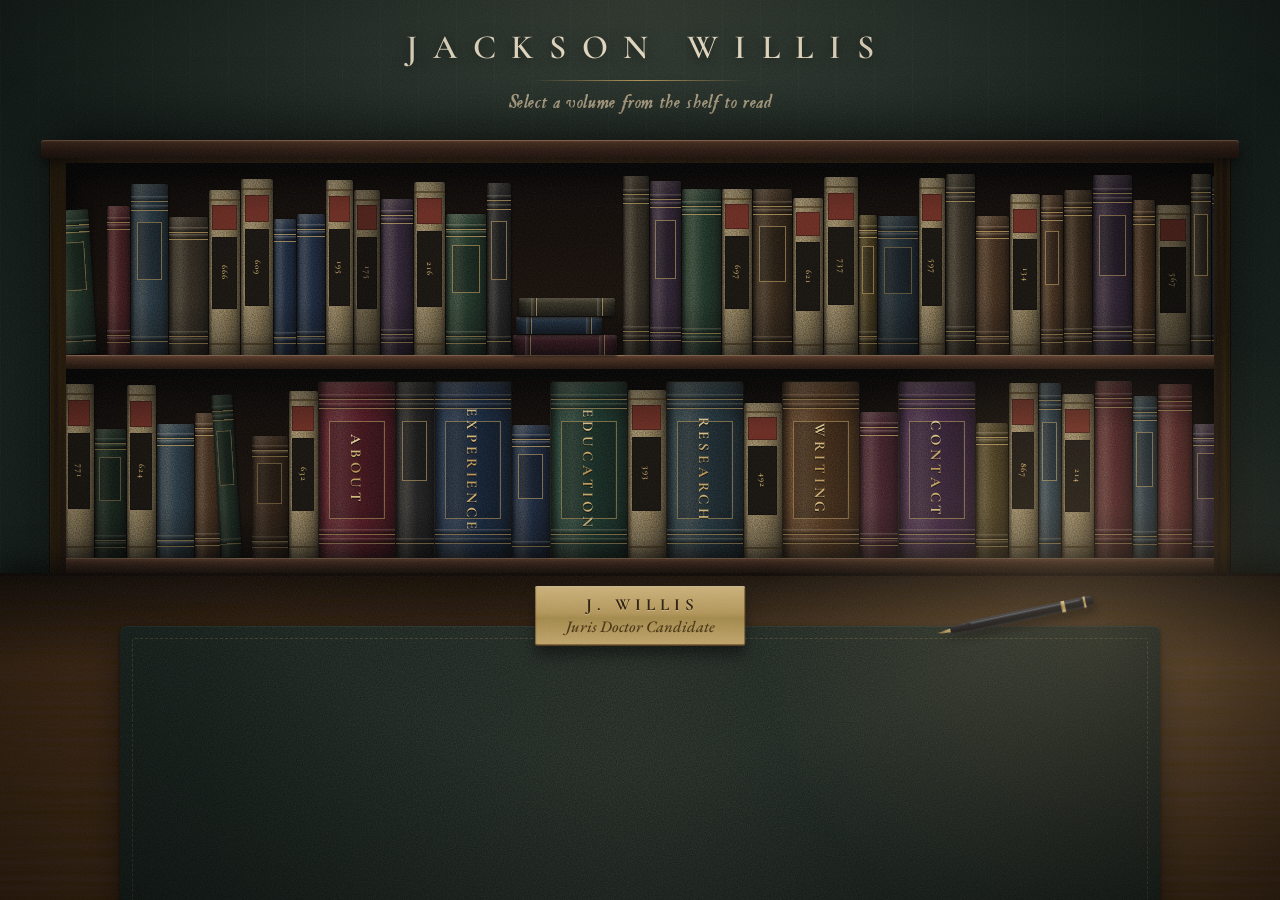
<file: src/legacy-index.html>
<!DOCTYPE html>
<html lang="en">
<head>
<meta charset="utf-8">
<meta name="viewport" content="width=device-width, initial-scale=1, viewport-fit=cover">
<title>Jackson Willis | Law Portfolio</title>
<meta name="description" content="Portfolio of Jackson Willis, J.D. candidate at Boston University School of Law. Experience in investigations, privacy, and in-house legal work.">
<meta name="theme-color" content="#0d0906">
<link rel="icon" href="data:image/svg+xml,%3Csvg xmlns='http://www.w3.org/2000/svg' viewBox='0 0 64 64'%3E%3Crect width='64' height='64' rx='10' fill='%236c1d2b'/%3E%3Cpath d='M32 10v38M22 52h20M12 20h40M16 20l-8 20h16zM48 20l-8 20h16z' fill='none' stroke='%23e6c978' stroke-width='3' stroke-linecap='round' stroke-linejoin='round'/%3E%3C/svg%3E">
<link rel="preconnect" href="https://fonts.googleapis.com">
<link rel="preconnect" href="https://fonts.gstatic.com" crossorigin>
<link href="https://fonts.googleapis.com/css2?family=Cormorant+Garamond:wght@500;600;700&family=EB+Garamond:ital,wght@0,400;0,500;0,600;1,400&display=swap" rel="stylesheet">

<style>
/* ==========================================================================
   FONTS
   Display: Cormorant Garamond. Body: EB Garamond. Accent: JSL Ancient (embedded).
   To change the accent font everywhere, edit the 'JSL Ancient' entries below.
   ========================================================================== */
@font-face {
  font-family: 'JSL Ancient';
  src: url([data-uri]) format('woff2');
  font-style: normal; font-weight: 100 900; font-display: swap;
}

/* ==========================================================================
   BASE
   ========================================================================== */
* { box-sizing: border-box; }
html, body {
  margin: 0; height: 100%; overflow: hidden; overscroll-behavior: none;
  background: #0a0705; color: #e6dcc6;
  font-family: 'EB Garamond', 'Cormorant Garamond', Georgia, 'Times New Roman', serif;
  -webkit-font-smoothing: antialiased; -webkit-tap-highlight-color: transparent;
}
button { font: inherit; color: inherit; }
i { font-style: normal; display: block; }
.vh { position: absolute; width: 1px; height: 1px; overflow: hidden; clip: rect(0 0 0 0); white-space: nowrap; }

#viewport { position: fixed; left: 0; top: 0; right: 0; bottom: 0; overflow: hidden; }

/* vignette and film grain over everything, for a photographic feel */
#fx {
  position: absolute; left: 0; top: 0; right: 0; bottom: 0; z-index: 900; pointer-events: none;
  background-image: radial-gradient(ellipse at 50% 46%, rgba(0, 0, 0, 0) 50%, rgba(0, 0, 0, .52) 100%), url("data:image/svg+xml;utf8,<svg xmlns='http://www.w3.org/2000/svg' width='240' height='240'><filter id='f' x='0' y='0' width='100%25' height='100%25'><feTurbulence type='fractalNoise' baseFrequency='.8' numOctaves='1' seed='9'/><feColorMatrix values='1 0 0 0 0  1 0 0 0 0  1 0 0 0 0  0 0 0 .1 0'/></filter><rect width='100%25' height='100%25' filter='url(%23f)'/></svg>");
}

/* ==========================================================================
   ROOM (wall + desk). The room slides up to show the desk when a book opens.
   ========================================================================== */
#room {
  position: absolute; left: 0; top: 0; width: 100%;
  will-change: transform;
  transition: transform 1000ms cubic-bezier(.65, .02, .2, 1);
}

/* ========== Wall and header ========== */
#wall {
  position: absolute; left: 0; top: 0; width: 100%; z-index: 0;
  display: flex; flex-direction: column; align-items: center;
  background:
    radial-gradient(ellipse 75% 60% at 50% 0%, rgba(255, 228, 180, .11), rgba(0, 0, 0, 0) 70%),
    radial-gradient(ellipse 120% 70% at 50% 130%, rgba(0, 0, 0, .75), rgba(0, 0, 0, 0) 70%),
    repeating-linear-gradient(90deg, rgba(255, 255, 255, .018) 0 1px, rgba(0, 0, 0, 0) 1px 38px),
    #16231e;
}
#plaque { position: relative; flex: 0 0 auto; text-align: center; margin: clamp(16px, 3.4vh, 34px) 0 clamp(14px, 2.6vh, 26px); padding: 0 1em; }
#plaque h1 {
  margin: 0; font: 600 clamp(21px, 2.7vw, 34px)/1 'Cormorant Garamond', Georgia, serif;
  letter-spacing: .46em; text-indent: .46em; text-transform: uppercase;
  color: #eadfc6; text-shadow: 0 2px 14px rgba(0, 0, 0, .7);
}
#plaque .rule { width: min(220px, 40vw); height: 1px; margin: .95em auto .7em; background: linear-gradient(90deg, rgba(184, 151, 90, 0), #b8975a, rgba(184, 151, 90, 0)); }
#plaque p {
  margin: 0; min-height: 1.3em; font: normal 400 clamp(16px, 1.7vw, 21px)/1.2 'JSL Ancient', 'Cormorant Garamond', Georgia, serif;
  letter-spacing: .03em; color: #b9ab8c;
}

/* ========== Bookcase ========== */
#case {
  position: relative; flex: 1 1 auto; min-height: 0; display: flex; flex-direction: column;
  width: min(1180px, calc(100% - 12px)); padding: 20px 16px 0;
  background-color: #2a1a12;
  background-image: url("data:image/svg+xml;utf8,<svg xmlns='http://www.w3.org/2000/svg' width='300' height='900'><filter id='f' x='0' y='0' width='100%25' height='100%25'><feTurbulence type='fractalNoise' baseFrequency='.18 .003' numOctaves='3' seed='8'/><feColorMatrix values='0 0 0 0 .04  0 0 0 0 .02  0 0 0 0 0  0 0 0 1.1 -.3'/></filter><rect width='100%25' height='100%25' filter='url(%23f)'/></svg>"), linear-gradient(90deg, #150d08, #2f1d14 5%, #27180f 50%, #2f1d14 95%, #150d08);
  border-radius: 5px 5px 0 0;
  box-shadow: 0 0 0 1px #080403, 0 -14px 60px rgba(0, 0, 0, .75), inset 0 1px 0 rgba(255, 226, 180, .1), inset 1px 0 0 rgba(255, 226, 180, .05);
}
#case::before {
  content: ""; position: absolute; left: -9px; right: -9px; top: -3px; height: 18px; border-radius: 3px;
  background: linear-gradient(180deg, #5a3a28 0, #3c2518 18%, #2a1810 55%, #1a0f09 100%);
  box-shadow: 0 6px 12px rgba(0, 0, 0, .55), inset 0 1px 0 rgba(255, 226, 180, .22);
}
.shelf {
  flex: 1 1 0; min-height: 0; display: flex; flex-direction: column; overflow: hidden;
  background: linear-gradient(180deg, #0a0604, #150d08 70%, #090503);
  box-shadow: inset 0 14px 26px rgba(0, 0, 0, .85), inset 10px 0 16px rgba(0, 0, 0, .6), inset -10px 0 16px rgba(0, 0, 0, .6);
}
.shelf.low { position: relative; z-index: 2; }
.row { position: relative; flex: 1 1 0; min-height: 0; display: flex; align-items: flex-end; justify-content: center; }
.row::after {
  content: ""; position: absolute; left: 0; top: 0; right: 0; bottom: 0; z-index: 6; pointer-events: none;
  background: linear-gradient(180deg, rgba(0, 0, 0, .34) 0, rgba(0, 0, 0, 0) 26%, rgba(0, 0, 0, 0) 72%, rgba(0, 0, 0, .4) 100%);
}
.shelf.low .row::after { background: linear-gradient(180deg, rgba(0, 0, 0, .55) 0, rgba(0, 0, 0, 0) 32%, rgba(0, 0, 0, 0) 72%, rgba(0, 0, 0, .4) 100%); }
.plank {
  flex: 0 0 14px; background: linear-gradient(180deg, #6b4632 0, #4a2f20 22%, #2e1c12 70%, #1d110a 100%);
  box-shadow: 0 6px 10px rgba(0, 0, 0, .7), inset 0 1px 0 rgba(255, 228, 190, .28);
}
.shelf.low .plank { flex-basis: 18px; }

/* ========== Books on the shelf ========== */
.bk {
  position: relative; flex: 0 0 auto; margin: 0 1px 0 0; border: 0; padding: 0; border-radius: 2px 2px 0 0;
  background-image:
    url("data:image/svg+xml;utf8,<svg xmlns='http://www.w3.org/2000/svg' width='180' height='180'><filter id='f' x='0' y='0' width='100%25' height='100%25'><feTurbulence type='fractalNoise' baseFrequency='.85' numOctaves='2' seed='3'/><feColorMatrix values='0 0 0 0 0  0 0 0 0 0  0 0 0 0 0  0 0 0 .55 -.08'/></filter><rect width='100%25' height='100%25' filter='url(%23f)'/></svg>"),
    linear-gradient(90deg, rgba(0, 0, 0, .6) 0, rgba(255, 236, 205, .1) 12%, rgba(255, 236, 205, .17) 28%, rgba(0, 0, 0, 0) 54%, rgba(0, 0, 0, .26) 84%, rgba(0, 0, 0, .55) 100%),
    linear-gradient(180deg, rgba(255, 240, 210, .14) 0, rgba(0, 0, 0, 0) 9%, rgba(0, 0, 0, 0) 88%, rgba(0, 0, 0, .3) 100%);
  box-shadow: 1px 0 2px rgba(0, 0, 0, .7);
}
.bk i { position: absolute; left: 0; right: 0; }
/* raised band with a thin gold tooling line along its lower edge */
.bk .band {
  height: 6px;
  background: linear-gradient(180deg, rgba(255, 236, 205, .24), rgba(255, 236, 205, 0) 40%, rgba(0, 0, 0, .45) 82%, rgba(196, 163, 100, .72) 82%, rgba(196, 163, 100, .72) 100%);
}
.bk .t1 { top: 7%; } .bk .t2 { top: 12%; } .bk .t3 { bottom: 13%; } .bk .t4 { bottom: 8%; }
.bk .pn { left: 16%; right: 16%; top: 22%; height: 34%; background: rgba(0, 0, 0, .27); box-shadow: inset 0 0 0 1px rgba(196, 163, 100, .6); }
.bk.rep { background-color: #a99468; }
.bk.rep .pl { position: absolute; left: 11%; right: 11%; box-shadow: inset 0 0 0 1px rgba(0, 0, 0, .3); }
.bk.rep .pl.r { top: 9%; height: 15%; background: #68291f; }
.bk.rep .pl.k { top: 28%; height: 44%; background: #14100c; display: flex; align-items: center; justify-content: center; }
.bk.rep .pl b { writing-mode: vertical-rl; font: 600 9px 'Cormorant Garamond', Georgia, serif; letter-spacing: .12em; color: #c9a965; }
.bk.rep .tl { height: 2px; background: rgba(60, 40, 12, .55); }
.bk.rep .tl.a { top: 5%; } .bk.rep .tl.b { bottom: 6%; }
.bk.back { filter: brightness(.7); }
.bk.lean { transform: rotate(-3.5deg); transform-origin: 0 100%; margin-right: 10px; }

/* a short horizontal stack of books */
.pile { flex: 0 0 auto; align-self: flex-end; display: flex; flex-direction: column-reverse; margin: 0 6px 0 4px; }
.hb {
  position: relative; margin-top: 1px; border-radius: 1px 2px 2px 1px;
  background-image:
    url("data:image/svg+xml;utf8,<svg xmlns='http://www.w3.org/2000/svg' width='180' height='180'><filter id='f' x='0' y='0' width='100%25' height='100%25'><feTurbulence type='fractalNoise' baseFrequency='.85' numOctaves='2' seed='3'/><feColorMatrix values='0 0 0 0 0  0 0 0 0 0  0 0 0 0 0  0 0 0 .55 -.08'/></filter><rect width='100%25' height='100%25' filter='url(%23f)'/></svg>"),
    linear-gradient(180deg, rgba(255, 236, 205, .2), rgba(0, 0, 0, 0) 30%, rgba(0, 0, 0, .5) 100%),
    linear-gradient(90deg, rgba(0, 0, 0, .5), rgba(0, 0, 0, 0) 10%, rgba(0, 0, 0, 0) 90%, rgba(0, 0, 0, .45));
  box-shadow: 0 2px 3px rgba(0, 0, 0, .6);
}
.hb::before, .hb::after {
  content: ""; position: absolute; top: 0; bottom: 0; width: 5px;
  background: linear-gradient(90deg, rgba(255, 236, 205, .2), rgba(0, 0, 0, .4)); border-right: 1px solid rgba(196, 163, 100, .65);
}
.hb::before { left: 12%; } .hb::after { right: 12%; }

/* the six labeled volumes you can open */
.bk.feat {
  cursor: pointer; border-radius: 3px 3px 0 0;
  transition: transform 340ms cubic-bezier(.3, .8, .3, 1), filter 200ms, opacity 380ms;
  box-shadow: 1px 0 2px rgba(0, 0, 0, .7), 0 0 0 1px rgba(196, 163, 100, .14);
}
.bk.feat .ft {
  position: absolute; left: 50%; top: 22%; bottom: 22%; width: 74%; transform: translateX(-50%);
  display: flex; align-items: center; justify-content: center;
  background: rgba(0, 0, 0, .28); box-shadow: inset 0 0 0 1px rgba(196, 163, 100, .62);
}
.bk.feat .ft span {
  writing-mode: vertical-rl; white-space: nowrap; font: 700 13px 'Cormorant Garamond', Georgia, serif;
  letter-spacing: .26em; text-transform: uppercase; color: transparent;
  background: linear-gradient(180deg, #ecd69f, #b8914e 50%, #e2c88a); -webkit-background-clip: text; background-clip: text;
  filter: drop-shadow(0 1px 0 rgba(0, 0, 0, .75));
}
.bk.feat:hover, .bk.feat:focus-visible { transform: translateY(-10px); filter: brightness(1.16); outline: none; }
.bk.feat:focus-visible { box-shadow: 0 0 0 2px #e4cd92, 0 0 18px 2px rgba(228, 205, 146, .5); }
.bk.feat.out { transform: translateY(-26px) scale(1.07, 1.02); filter: brightness(1.2); transition-duration: 380ms; }
.bk.feat.gone { opacity: 0; transform: translateY(-90px) scale(1.07, 1.02); pointer-events: none; }

/* ========== Desk ========== */
#desk {
  position: absolute; left: 0; width: 100%; z-index: 1; background-color: #2a1a10;
  background-image:
    linear-gradient(180deg, rgba(0, 0, 0, .7) 0, rgba(0, 0, 0, 0) 90px),
    radial-gradient(ellipse 60% 45% at 78% 6%, rgba(255, 206, 140, .16), rgba(0, 0, 0, 0) 70%),
    linear-gradient(112deg, rgba(255, 220, 170, 0) 32%, rgba(255, 220, 170, .055) 46%, rgba(255, 220, 170, 0) 60%),
    url("data:image/svg+xml;utf8,<svg xmlns='http://www.w3.org/2000/svg' width='1000' height='500'><filter id='f' x='0' y='0' width='100%25' height='100%25'><feTurbulence type='fractalNoise' baseFrequency='.0035 .20' numOctaves='4' seed='5'/><feColorMatrix values='0 0 0 0 .05  0 0 0 0 .02  0 0 0 0 0  0 0 0 1.3 -.38'/></filter><rect width='100%25' height='100%25' filter='url(%23f)'/></svg>"),
    linear-gradient(180deg, #3d2616, #4c301c 38%, #3a2415 72%, #2f1d11);
  box-shadow: 0 -3px 0 #0d0704, 0 -12px 26px rgba(0, 0, 0, .7);
}
#blotter {
  position: absolute; left: 50%; top: 50px; width: min(1040px, 94%); height: 160vh; transform: translateX(-50%);
  border-radius: 6px; background-color: #1b2822;
  background-image: url("data:image/svg+xml;utf8,<svg xmlns='http://www.w3.org/2000/svg' width='180' height='180'><filter id='f' x='0' y='0' width='100%25' height='100%25'><feTurbulence type='fractalNoise' baseFrequency='.85' numOctaves='2' seed='3'/><feColorMatrix values='0 0 0 0 0  0 0 0 0 0  0 0 0 0 0  0 0 0 .55 -.08'/></filter><rect width='100%25' height='100%25' filter='url(%23f)'/></svg>"), radial-gradient(ellipse at 50% 0, rgba(255, 225, 170, .08), rgba(0, 0, 0, 0) 60%);
  box-shadow: inset 0 1px 0 rgba(255, 255, 255, .05), 0 2px 4px rgba(0, 0, 0, .6), 0 18px 34px rgba(0, 0, 0, .55);
}
#blotter::before { content: ""; position: absolute; left: 12px; right: 12px; top: 12px; bottom: 12px; border: 1px dashed rgba(196, 163, 100, .22); border-radius: 3px; }
#nameplate {
  position: absolute; left: 50%; top: 10px; transform: translateX(-50%); padding: .6em 1.9em .55em; text-align: center; white-space: nowrap;
  border-radius: 2px; color: #2a1d0d;
  background: linear-gradient(180deg, #cdb27a 0, #b39659 46%, #a38949 54%, #c2a56c 100%);
  box-shadow: inset 0 1px 0 rgba(255, 244, 210, .55), inset 0 0 0 1px rgba(60, 40, 10, .5), 0 1px 0 #50391c, 0 10px 14px rgba(0, 0, 0, .55);
}
#nameplate b { display: block; font: 700 clamp(13px, 1.4vw, 17px)/1.1 'Cormorant Garamond', Georgia, serif; letter-spacing: .3em; text-indent: .3em; text-transform: uppercase; text-shadow: 0 1px 0 rgba(255, 240, 200, .4); }
#nameplate span { display: block; margin-top: .2em; font: italic 500 clamp(13px, 1.3vw, 16px)/1.2 'EB Garamond', Georgia, serif; color: #4a3513; }
#nameplate, #pen { transition: opacity 600ms ease; }
#room.to-desk #nameplate, #room.to-desk #pen { opacity: 0; }
#pen { position: absolute; right: max(5%, calc(50% - 470px)); top: 30px; width: clamp(120px, 14vw, 200px); transform: rotate(-12deg); pointer-events: none; filter: drop-shadow(2px 7px 5px rgba(0, 0, 0, .55)); }
#pen svg { display: block; width: 100%; height: auto; }
#light {
  position: absolute; left: 0; top: 0; width: 100%; z-index: 2; pointer-events: none; mix-blend-mode: screen;
  background: radial-gradient(ellipse 38% 46% at 86% 62%, rgba(255, 206, 140, .17), rgba(255, 206, 140, 0) 70%);
}

/* ==========================================================================
   STAGE (the open book, shown over the desk)
   ========================================================================== */
#stage { position: absolute; left: 0; top: 0; right: 0; bottom: 0; z-index: 20; visibility: hidden; pointer-events: none; }
#stage.on { visibility: visible; }
#dim {
  position: absolute; left: 0; top: 0; right: 0; bottom: 0; opacity: 0; transition: opacity 900ms ease;
  background: radial-gradient(ellipse at 50% 46%, rgba(0, 0, 0, 0) 28%, rgba(0, 0, 0, .55) 100%);
}
#stage.on #dim { opacity: 1; }
#mount { position: absolute; left: 0; top: 0; right: 0; bottom: 0; }

.bookwrap {
  position: absolute; left: 50%; width: 0; height: 0; pointer-events: none; opacity: 0;
  transform: translate3d(0, -72vh, 0) rotate(-9deg) scale(.7);
  transition: transform 900ms cubic-bezier(.2, .75, .25, 1), opacity 500ms ease;
}
.bookwrap.landed { transform: none; opacity: 1; }

.book { position: absolute; pointer-events: auto; isolation: isolate; }
.book.dual { transform: translateX(-25%); transition: transform 1000ms cubic-bezier(.5, .05, .2, 1); }
.book.dual.open { transform: none; }
.book.noanim, .book.noanim * { transition: none !important; }

/* leather boards behind the pages */
.bd {
  position: absolute; top: -11px; bottom: -11px; border-radius: 5px;
  background-image: url("data:image/svg+xml;utf8,<svg xmlns='http://www.w3.org/2000/svg' width='180' height='180'><filter id='f' x='0' y='0' width='100%25' height='100%25'><feTurbulence type='fractalNoise' baseFrequency='.85' numOctaves='2' seed='3'/><feColorMatrix values='0 0 0 0 0  0 0 0 0 0  0 0 0 0 0  0 0 0 .55 -.08'/></filter><rect width='100%25' height='100%25' filter='url(%23f)'/></svg>"), linear-gradient(135deg, rgba(255, 255, 255, .09), rgba(0, 0, 0, 0) 40%, rgba(0, 0, 0, .3));
  box-shadow: 0 1px 2px rgba(0, 0, 0, .7), 8px 12px 22px rgba(0, 0, 0, .5), 0 30px 60px rgba(0, 0, 0, .45), inset 0 0 0 1px rgba(0, 0, 0, .4), inset 0 1px 0 rgba(255, 255, 255, .1);
}
.book.dual .bd.br { left: 50%; right: -11px; border-radius: 2px 6px 6px 2px; }
.book.dual .bd.bl { left: -11px; width: calc(50% + 11px); border-radius: 6px 2px 2px 6px; transform: scaleX(0); transform-origin: 100% 50%; }
.book.dual.open .bd.bl { transform: scaleX(1); }
.book.single .bd.br { left: -11px; right: -11px; }
.book.single .bd.bl { display: none; }
/* stacked page edges at the outer sides; their width follows the reader's position in the book */
.stk {
  position: absolute; top: -3px; bottom: -3px; width: 0; transition: width 900ms ease;
  background-image: linear-gradient(90deg, rgba(0, 0, 0, .0), rgba(0, 0, 0, .18)), repeating-linear-gradient(90deg, #ece4cf 0 1px, #b9ad8c 1px 2px);
  box-shadow: 0 0 3px rgba(0, 0, 0, .5);
}
.stk.l { right: 100%; border-radius: 2px 0 0 2px; }
.stk.r { left: 100%; border-radius: 0 2px 2px 0; }
.book.single .stk.l { display: none; }

/* leaves (the cover and every page that can turn) */
.base, .leaf { position: absolute; top: 0; bottom: 0; }
.book.dual .base, .book.dual .leaf { left: 50%; width: 50%; }
.book.single .base, .book.single .leaf { left: 0; width: 100%; }
.leaf { transform-origin: 0 50%; transform-style: preserve-3d; transform: perspective(2600px) rotateY(0deg); }
.leaf.flipped { transform: perspective(2600px) rotateY(-180deg); }
.book.single .leaf.flipped { opacity: 0; }
.face { position: absolute; left: 0; top: 0; right: 0; bottom: 0; overflow: hidden; backface-visibility: hidden; -webkit-backface-visibility: hidden; }
.face.back { transform: rotateY(180deg); }
.base { z-index: 0; }

/* paper */
.sheet { background-color: #efe9d9; background-image: url("data:image/svg+xml;utf8,<svg xmlns='http://www.w3.org/2000/svg' width='220' height='220'><filter id='f' x='0' y='0' width='100%25' height='100%25'><feTurbulence type='fractalNoise' baseFrequency='.55 .9' numOctaves='2' seed='11'/><feColorMatrix values='0 0 0 0 .32  0 0 0 0 .24  0 0 0 0 .12  0 0 0 .20 0'/></filter><rect width='100%25' height='100%25' filter='url(%23f)'/></svg>"), linear-gradient(180deg, #f3eee0, #ebe4d0); }
.sheet::after { content: ""; position: absolute; left: 0; top: 0; right: 0; bottom: 0; pointer-events: none; }
.sheet.r::after { background: linear-gradient(90deg, rgba(35, 22, 8, .46) 0, rgba(35, 22, 8, .2) 3.5%, rgba(35, 22, 8, .07) 11%, rgba(35, 22, 8, 0) 22%, rgba(35, 22, 8, 0) 93%, rgba(35, 22, 8, .12) 100%); }
.sheet.l::after { background: linear-gradient(270deg, rgba(35, 22, 8, .46) 0, rgba(35, 22, 8, .2) 3.5%, rgba(35, 22, 8, .07) 11%, rgba(35, 22, 8, 0) 22%, rgba(35, 22, 8, 0) 93%, rgba(35, 22, 8, .12) 100%); }
.book.single .sheet.r::after { background: linear-gradient(90deg, rgba(35, 22, 8, .24), rgba(35, 22, 8, 0) 8%, rgba(35, 22, 8, 0) 96%, rgba(35, 22, 8, .1)); }
.sheet.blank::before { content: ""; position: absolute; left: 12%; right: 12%; top: 12%; bottom: 12%; border: 1px solid rgba(120, 90, 40, .14); }
.folio { position: absolute; left: 0; right: 0; bottom: .95em; text-align: center; font: normal 400 .95em 'JSL Ancient', 'EB Garamond', Georgia, serif; color: rgba(70, 50, 25, .62); pointer-events: none; z-index: 1; }

/* cover: foil-stamped leather */
.cf {
  color: #d4b878; background-color: #5b2229; border-radius: 3px 6px 6px 3px;
  background-image: url("data:image/svg+xml;utf8,<svg xmlns='http://www.w3.org/2000/svg' width='180' height='180'><filter id='f' x='0' y='0' width='100%25' height='100%25'><feTurbulence type='fractalNoise' baseFrequency='.85' numOctaves='2' seed='3'/><feColorMatrix values='0 0 0 0 0  0 0 0 0 0  0 0 0 0 0  0 0 0 .55 -.08'/></filter><rect width='100%25' height='100%25' filter='url(%23f)'/></svg>"), linear-gradient(135deg, rgba(255, 255, 255, .1), rgba(255, 255, 255, 0) 38%, rgba(0, 0, 0, .34));
  box-shadow: inset 0 0 0 1px rgba(0, 0, 0, .4), inset 0 1px 0 rgba(255, 255, 255, .1);
}
.cf .cf-frame { position: absolute; left: 10%; right: 7%; top: 5%; bottom: 5%; border: 1px solid rgba(206, 176, 112, .85); }
.cf .cf-frame::after { content: ""; position: absolute; left: 5px; right: 5px; top: 5px; bottom: 5px; border: 1px solid rgba(206, 176, 112, .4); }
.cf .cf-in { position: absolute; left: 13%; right: 10%; top: 0; bottom: 0; display: flex; flex-direction: column; align-items: center; justify-content: center; text-align: center; }
.cf .mono {
  width: 3.1em; height: 3.1em; display: flex; align-items: center; justify-content: center; border: 1px solid rgba(206, 176, 112, .8); border-radius: 50%;
  font: 600 1.05em 'Cormorant Garamond', Georgia, serif; letter-spacing: .1em; text-indent: .1em; color: #d8bf84;
}
.cf .cf-rule { width: 54%; height: 1px; margin: 1.3em 0; background: linear-gradient(90deg, rgba(206, 176, 112, 0), rgba(206, 176, 112, .85), rgba(206, 176, 112, 0)); }
.cf h2 {
  margin: 0; font: 600 1.7em/1.1 'Cormorant Garamond', Georgia, serif; letter-spacing: .26em; text-indent: .26em; text-transform: uppercase;
  color: transparent; background: linear-gradient(180deg, #ecd69f, #b8914e 55%, #dcc183); -webkit-background-clip: text; background-clip: text;
  filter: drop-shadow(0 1px 0 rgba(0, 0, 0, .65));
}
.cf p { margin: 0; font: normal 400 1.3em/1.3 'JSL Ancient', 'Cormorant Garamond', Georgia, serif; color: #bfa56f; text-shadow: 0 1px 0 rgba(0, 0, 0, .5); }
.cf .hinge { position: absolute; left: 0; top: 0; bottom: 0; width: 7%; background: linear-gradient(90deg, rgba(0, 0, 0, .6), rgba(255, 255, 255, .08) 40%, rgba(0, 0, 0, .55) 62%, rgba(0, 0, 0, 0)); }

/* corner click zones */
.hot { position: absolute; bottom: 0; width: 76px; height: 76px; z-index: 300; border: 0; padding: 0; background: transparent; cursor: pointer; }
.hot.l { left: 0; } .hot.r { right: 0; }
.hot::after { content: ""; position: absolute; bottom: 0; width: 0; height: 0; transition: width 220ms, height 220ms; background: linear-gradient(135deg, rgba(0, 0, 0, 0), rgba(60, 35, 10, .35)); }
.hot.r::after { right: 0; clip-path: polygon(100% 0, 100% 100%, 0 100%); }
.hot.l::after { left: 0; clip-path: polygon(0 0, 100% 100%, 0 100%); }
.hot:hover::after, .hot:focus-visible::after { width: 44px; height: 44px; }
.hot[disabled] { display: none; }
.hot:focus-visible { outline: 2px solid #b8842a; }

/* ==========================================================================
   PAGE CONTENT
   ========================================================================== */
.pg {
  position: absolute; left: 0; top: 0; right: 0; bottom: 0; overflow-y: auto; overflow-x: hidden;
  padding: 2.4em 2.2em 3.2em; color: #2b231a; line-height: 1.42; font-size: 1.12em;
  font-family: 'EB Garamond', 'Cormorant Garamond', Georgia, serif;
  scrollbar-width: thin; scrollbar-color: rgba(120, 90, 40, .4) transparent;
}
.book.dual .face.r .pg { padding-left: 2.7em; }
.book.dual .face.l .pg { padding-right: 2.7em; }
.pg h3 { margin: 0; font: 700 1.02em/1.2 'Cormorant Garamond', Georgia, serif; letter-spacing: .26em; text-transform: uppercase; color: #4a1d24; }
.pg h3::after { content: ""; display: block; width: 3em; height: 1px; margin: .7em 0 1em; background: linear-gradient(90deg, #9c7c3e, rgba(156, 124, 62, 0)); }
.pg h4 { margin: 1.2em 0 .08em; font: 600 1.22em/1.2 'Cormorant Garamond', Georgia, serif; color: #241a10; }
.pg h3 + h4 { margin-top: .2em; }
.pg .meta { margin: 0 0 .5em; font: italic 400 1.04em/1.35 'EB Garamond', Georgia, serif; color: #6b5a43; }
.pg p { margin: .5em 0; hyphens: none; -webkit-hyphens: none; }
.pg ol { margin: .6em 0; padding-left: 1.5em; }
.pg li { margin: .45em 0; padding-left: .2em; }
.pg a { color: #6e1f2b; text-decoration-thickness: 1px; text-underline-offset: 3px; cursor: pointer; }
.pg a:hover { color: #9a2a3b; }
/* use on text that starts with a capital J, which the accent font draws like an F */
.pg .plain { font-family: 'EB Garamond', Georgia, serif !important; font-style: italic !important; }
.pg .todo, .todo { color: #9b3b2e; font-style: italic; background: rgba(155, 59, 46, .09); border-radius: 2px; }
.pg .contact { list-style: none; padding: 0; }
.pg .contact li { padding: .6em 0; border-bottom: 1px solid rgba(120, 90, 40, .25); }
.pg .contact span { display: inline-block; min-width: 5.6em; font: 700 .85em 'Cormorant Garamond', Georgia, serif; letter-spacing: .2em; text-transform: uppercase; color: #6b5a43; }
.pg.title { display: flex; flex-direction: column; align-items: center; justify-content: center; text-align: center; padding: 2em; }
.pg.title .mono {
  width: 3.3em; height: 3.3em; display: flex; align-items: center; justify-content: center; border: 1px solid rgba(120, 90, 40, .7); border-radius: 50%;
  font: 600 1.1em 'Cormorant Garamond', Georgia, serif; letter-spacing: .1em; text-indent: .1em; color: #7a5f2c;
}
.pg.title .kicker { margin: 1.4em 0 .25em; font: normal 400 1.2em/1.2 'JSL Ancient', 'EB Garamond', Georgia, serif; color: #7d6544; }
.pg.title h2 { margin: .1em 0; font: 600 1.7em/1.15 'Cormorant Garamond', Georgia, serif; letter-spacing: .22em; text-indent: .22em; text-transform: uppercase; color: #3b1820; }
.pg.title .orn { width: 7em; height: 1px; margin: 1.2em auto; position: relative; background: linear-gradient(90deg, rgba(156, 124, 62, 0), #9c7c3e, rgba(156, 124, 62, 0)); }
.pg.title .orn::after { content: ""; position: absolute; left: 50%; top: 50%; width: 6px; height: 6px; margin: -3px 0 0 -3px; transform: rotate(45deg); background: #9c7c3e; }
.pg.title .sub { margin: .1em 0; font: normal 400 1.5em/1.25 'JSL Ancient', 'EB Garamond', Georgia, serif; color: #2b231a; }
.pg.title .sub2 { margin: .6em 0 0; font: 600 .82em/1.5 'Cormorant Garamond', Georgia, serif; letter-spacing: .15em; text-transform: uppercase; color: #6b5a43; }

/* ==========================================================================
   CONTROLS (shown while a book is open)
   ========================================================================== */
.ui { position: absolute; left: 0; right: 0; z-index: 500; opacity: 0; transition: opacity 500ms; pointer-events: none; }
.ui.show { opacity: 1; }
.ui.show button { pointer-events: auto; }
#uitop { top: max(12px, env(safe-area-inset-top)); display: flex; justify-content: space-between; align-items: center; padding: 0 clamp(12px, 2vw, 24px); }
#vtitle { font: 600 13px 'Cormorant Garamond', Georgia, serif; letter-spacing: .36em; text-transform: uppercase; color: #dccaa0; text-shadow: 0 1px 6px #000; }
#uibot { bottom: max(14px, env(safe-area-inset-bottom)); display: flex; justify-content: center; align-items: center; gap: 14px; }
.cbtn {
  display: inline-flex; align-items: center; gap: .55em; cursor: pointer; border: 1px solid rgba(206, 176, 112, .5); border-radius: 999px;
  padding: .55em 1.2em; background: rgba(14, 9, 6, .62); color: #dccaa0; font: 600 12px 'Cormorant Garamond', Georgia, serif;
  letter-spacing: .22em; text-transform: uppercase; backdrop-filter: blur(4px); -webkit-backdrop-filter: blur(4px);
  transition: background 200ms, border-color 200ms;
}
.cbtn:hover { background: rgba(50, 32, 16, .85); border-color: rgba(228, 205, 146, .8); }
.cbtn:focus-visible { outline: 2px solid #e4cd92; outline-offset: 2px; }
.cbtn svg { width: 13px; height: 13px; }
.nbtn { width: 42px; height: 42px; padding: 0; justify-content: center; font-size: 20px; letter-spacing: 0; }
.nbtn[disabled] { opacity: .28; cursor: default; }
#plabel { min-width: 9em; text-align: center; font: normal 400 18px 'JSL Ancient', 'EB Garamond', Georgia, serif; color: #d8c9a6; text-shadow: 0 1px 6px #000; }

@media (max-width: 759px) {
  #case { padding: 16px 8px 0; }
  #pen { width: 110px; top: 24px; right: 4%; }
  #uibot { gap: 8px; }
  #plabel { min-width: 6.5em; font-size: 16px; }
  .cbtn { font-size: 11px; letter-spacing: .18em; }
  #vtitle { font-size: 11px; letter-spacing: .26em; }
}
</style>
<noscript>
<style>
  html, body { overflow: auto !important; height: auto !important; }
  #viewport { display: none !important; }
  #library-data { display: block !important; max-width: 720px; margin: 2rem auto; padding: 1.5rem; background: #f3e9d2; color: #2a1d12; font-size: 18px; }
  #library-data .vol { margin-bottom: 2rem; }
</style>
</noscript>
</head>

<body>
<div id="viewport">
  <div id="room">

    <div id="wall">
      <div id="plaque">
        <h1>Jackson Willis</h1>
        <div class="rule"></div>
        <p id="hint" data-default="Select a volume from the shelf to read">Select a volume from the shelf to read</p>
      </div>
      <div id="case">
        <div class="shelf up"><div class="row" id="row-up"></div><div class="plank"></div></div>
        <div class="shelf low"><div class="row" id="row-low"></div><div class="plank"></div></div>
      </div>
    </div>

    <div id="light"></div>
    <div id="desk">
      <div id="blotter"></div>

      <div id="nameplate" aria-hidden="true"><b>J. Willis</b><span>Juris Doctor Candidate</span></div>

      <div id="pen" aria-hidden="true">
        <svg viewBox="0 0 240 26">
          <defs>
            <linearGradient id="pn-b" x1="0" y1="0" x2="0" y2="1"><stop offset="0" stop-color="#3a404c"/><stop offset=".3" stop-color="#12151b"/><stop offset=".75" stop-color="#07090c"/><stop offset="1" stop-color="#1b1e25"/></linearGradient>
            <linearGradient id="pn-g" x1="0" y1="0" x2="0" y2="1"><stop offset="0" stop-color="#e8d295"/><stop offset=".5" stop-color="#a98443"/><stop offset="1" stop-color="#d5ba7c"/></linearGradient>
          </defs>
          <rect x="44" y="6" width="176" height="14" rx="7" fill="url(#pn-b)"/>
          <rect x="52" y="8" width="150" height="2" rx="1" fill="#fff" opacity=".2"/>
          <rect x="176" y="5.5" width="5" height="15" fill="url(#pn-g)"/>
          <rect x="206" y="5.5" width="3" height="15" fill="url(#pn-g)"/>
          <path d="M46 7Q24 9 6 13Q24 17 46 19Z" fill="url(#pn-b)"/>
          <path d="M24 10.5L6 13L24 15.5Z" fill="url(#pn-g)"/>
        </svg>
      </div>
    </div>

  </div>

  <div id="fx"></div>

  <div id="stage" role="dialog" aria-modal="true" aria-hidden="true">
    <div id="dim"></div>
    <div id="mount"></div>
    <div class="ui" id="uitop">
      <span id="vtitle"></span>
      <button class="cbtn" id="btn-close" type="button">
        <svg viewBox="0 0 14 14" fill="none" stroke="currentColor" stroke-width="2" stroke-linecap="round"><path d="M2 2l10 10M12 2L2 12"/></svg>
        Return to shelf
      </button>
    </div>
    <div class="ui" id="uibot">
      <button class="cbtn nbtn" id="btn-prev" type="button" aria-label="Previous pages">&#8249;</button>
      <span id="plabel" aria-live="polite"></span>
      <button class="cbtn nbtn" id="btn-next" type="button" aria-label="Next pages">&#8250;</button>
    </div>
  </div>
</div>

<div id="library-data" hidden>

  <section class="vol" data-id="about" data-label="About" data-theme="burgundy" data-sub="Who I am">
    <article class="pg title">
      <div class="mono">JW</div>
      <p class="kicker">Volume I</p>
      <h2>Jackson Willis</h2>
      <div class="orn"></div>
      <p class="sub plain">Juris Doctor Candidate</p>
      <p class="sub2">Boston University School of Law</p>
    </article>
    <article class="pg">
      <h3>About</h3>
      <p>I am a law student at Boston University School of Law, originally from Tonganoxie, Kansas, with roots in the Kansas City area.</p>
      <p>My interest in the law began on a freshman-year trip to Germany. The bullet holes still visible on the Reichstag building were a vivid reminder that the rule of law is something people build, and something that has to be defended.</p>
      <p>Since then I have worked in a prosecutor's office, on a U.S. Senate investigative subcommittee, in the legal and business affairs group of a Major League Soccer club, and this fall in the Division of Enforcement at the U.S. Securities and Exchange Commission.</p>
    </article>
    <article class="pg">
      <h3>Focus</h3>
      <p>My work so far falls into three areas.</p>
      <ol>
        <li><strong>Investigations and enforcement.</strong> A district attorney's office, the Senate's Permanent Subcommittee on Investigations, and the SEC's Division of Enforcement.</li>
        <li><strong>Privacy, health, and media law.</strong> Transactional clinic work for clients in each of these fields.</li>
        <li><strong>Commercial and international matters.</strong> Discovery and contract review in-house, and empirical research on investor-state dispute settlement reform.</li>
      </ol>
    </article>
    <article class="pg">
      <h3>Looking ahead</h3>
      <p>I am looking for full-time work in Washington, D.C. after graduation, with a focus on privacy or investigative work.</p>
      <p>If you would like to talk, the <a data-open="contact">Contact volume</a> has everything you need. The <a data-open="experience">Experience volume</a> is the best place to see what I have actually done.</p>
    </article>
  </section>

  <section class="vol" data-id="experience" data-label="Experience" data-theme="navy" data-sub="Government, in-house, and clinical work">
    <article class="pg title">
      <div class="mono">JW</div>
      <p class="kicker">Volume II</p>
      <h2>Experience</h2>
      <div class="orn"></div>
      <p class="sub">Government, in-house, and clinical work</p>
    </article>
    <article class="pg">
      <h3>Experience</h3>
      <h4>U.S. Securities and Exchange Commission</h4>
      <p class="meta">Division of Enforcement, SEC Scholars Program &middot; Fall 2026</p>
      <p>Full-time, in-person externship supporting the Division's investigative and distribution work. It is paired with a companion seminar at BU Law that includes reflective writing on the placement.</p>
    </article>
    <article class="pg">
      <h4>U.S. Senate, Permanent Subcommittee on Investigations</h4>
      <p class="meta">Law Clerk &middot; <span class="todo">[add dates]</span></p>
      <p>Clerkship with the Senate's investigative subcommittee. <span class="todo">[Add one or two sentences on what you worked on.]</span></p>
    </article>
    <article class="pg">
      <h4>District Attorney's Office</h4>
      <p class="meta">Law Clerk &middot; <span class="todo">[add office and dates]</span></p>
      <p>Clerkship in a prosecutor's office. <span class="todo">[Add one or two sentences on what you worked on.]</span></p>
    </article>
    <article class="pg">
      <h4>OnGoal LLC (Sporting Kansas City)</h4>
      <p class="meta">Legal Intern, Legal and Business Affairs &middot; Summer 2026</p>
      <p>Worked across the legal and business affairs group of a Major League Soccer club. My work included supporting discovery in civil litigation, reviewing management and vendor agreements, researching Kansas contract and employment law, drafting legal memoranda and internal policy, and preparing a business case for contract-management software.</p>
    </article>
    <article class="pg">
      <h4>Transactional Law Clinic</h4>
      <p class="meta">Law school clinic</p>
      <p>Client work on privacy, health, and media law matters. <span class="todo">[Add one or two sentences on a representative matter.]</span></p>
    </article>
    <article class="pg">
      <h3>Before law school</h3>
      <h4>Blue Cross Blue Shield of Kansas</h4>
      <p class="meta">Marketing Intern</p>
      <p>Pioneered the company's first marketing internship program and helped rename its small group product line.</p>
      <h4>Property management</h4>
      <p>Hands-on property management experience, which taught me a great deal about contracts and tenants long before I studied either.</p>
    </article>
    <article class="pg">
      <h3>R&eacute;sum&eacute;</h3>
      <p>The full r&eacute;sum&eacute; is available as a PDF.</p>
      <p><a href="resume.pdf">Download r&eacute;sum&eacute; (PDF)</a></p>
    </article>
  </section>

  <section class="vol" data-id="education" data-label="Education" data-theme="forest" data-sub="Boston and Manhattan, Kansas">
    <article class="pg title">
      <div class="mono">JW</div>
      <p class="kicker">Volume III</p>
      <h2>Education</h2>
      <div class="orn"></div>
      <p class="sub">Law school and before</p>
    </article>
    <article class="pg">
      <h3>Education</h3>
      <h4>Boston University School of Law</h4>
      <p class="meta plain">Juris Doctor candidate</p>
      <p>Externship with the SEC's Division of Enforcement, transactional law clinic, and a law journal note in progress. <span class="todo">[Add honors, journal, and activities.]</span></p>
      <h4>Kansas State University</h4>
      <p class="meta">Political science and strategic communications</p>
      <p>Helped start a fraternity chapter on campus and later served as caucus leader in student government.</p>
    </article>
  </section>

  <section class="vol" data-id="research" data-label="Research" data-theme="slate" data-sub="Empirical work on dispute settlement reform">
    <article class="pg title">
      <div class="mono">JW</div>
      <p class="kicker">Volume IV</p>
      <h2>Research</h2>
      <div class="orn"></div>
      <p class="sub">Empirical work on dispute settlement reform</p>
    </article>
    <article class="pg">
      <h3>UNCITRAL Working Group III</h3>
      <p class="meta">Research Assistant to Professor Weijia Rao, with co-author Niccol&ograve; Ridi &middot; Summer 2026</p>
      <p>An empirical study of how states have positioned themselves in the Working Group's deliberations on reform of investor-state dispute settlement (ISDS).</p>
      <p>I coded delegates' statements from the Working Group's sessions, matched them to the reform propositions in the study, flagged expressions of support, and grouped the remaining claims by theme.</p>
    </article>
    <article class="pg">
      <h3>Method</h3>
      <p>The coding workbook, built in Python, has four sheets.</p>
      <ol>
        <li>The reform propositions from the report.</li>
        <li>The claims made at each meeting, quoted verbatim.</li>
        <li>A match of each claim to a proposition.</li>
        <li>A thematic clustering of the claims that match no proposition.</li>
      </ol>
    </article>
    <article class="pg">
      <h3>What it taught me</h3>
      <p>Working with Professor Rao, I helped develop a strict coding protocol: quote the source verbatim, re-audit line by line, and never trust a partial read of a transcript.</p>
      <p>That habit of disciplined source work carries directly into legal research and into any investigation where the record has to hold up.</p>
    </article>
  </section>

  <section class="vol" data-id="writing" data-label="Writing" data-theme="brown" data-sub="Scholarship and memoranda">
    <article class="pg title">
      <div class="mono">JW</div>
      <p class="kicker">Volume V</p>
      <h2>Writing</h2>
      <div class="orn"></div>
      <p class="sub">Scholarship and memoranda</p>
    </article>
    <article class="pg">
      <h3>Law journal note</h3>
      <p class="meta">In progress</p>
      <p><span class="todo">[Add your note's working title and a two-sentence abstract.]</span></p>
    </article>
    <article class="pg">
      <h3>Legal memoranda</h3>
      <p>In-house research memoranda on Kansas contract and employment law, and reflective memoranda written alongside my SEC externship.</p>
      <p>Most of this work product is confidential, so it is not published here.</p>
    </article>
    <article class="pg">
      <h3>Writing samples</h3>
      <p>Non-confidential writing samples are available on request. Please reach out through the <a data-open="contact">Contact volume</a>.</p>
    </article>
  </section>

  <section class="vol" data-id="contact" data-label="Contact" data-theme="plum" data-sub="Get in touch">
    <article class="pg title">
      <div class="mono">JW</div>
      <p class="kicker">Volume VI</p>
      <h2>Contact</h2>
      <div class="orn"></div>
      <p class="sub">Get in touch</p>
    </article>
    <article class="pg">
      <h3>Contact</h3>
      <p>I am glad to talk about opportunities, research, or anything in this portfolio.</p>
      <ol class="contact">
        <li><span>Email</span> <a class="todo" href="mailto:your.email@example.com">your.email@example.com</a></li>
        <li><span>LinkedIn</span> <a class="todo" href="https://www.linkedin.com/in/your-profile">linkedin.com/in/your-profile</a></li>
        <li><span>R&eacute;sum&eacute;</span> <a href="resume.pdf">Download (PDF)</a></li>
      </ol>
    </article>
  </section>

</div>

<script>
(function () {
  'use strict';

  /* ==================================================================
     Helpers
     ================================================================== */
  var doc = document;
  function $(s, r) { return (r || doc).querySelector(s); }
  function $$(s, r) { return Array.prototype.slice.call((r || doc).querySelectorAll(s)); }
  function el(tag, cls, html) { var e = doc.createElement(tag); if (cls) e.className = cls; if (html != null) e.innerHTML = html; return e; }
  function esc(s) { return String(s).replace(/&/g, '&amp;').replace(/</g, '&lt;').replace(/>/g, '&gt;'); }
  function clamp(v, a, b) { return Math.max(a, Math.min(b, v)); }

  var reduce = !!(window.matchMedia && window.matchMedia('(prefers-reduced-motion: reduce)').matches);
  var K = reduce ? 0.02 : 1;                       // time multiplier for all animations
  function later(ms, fn) { return setTimeout(fn, ms * K); }

  var THEMES = {
    burgundy: '#6c1d2b', navy: '#1e3556', forest: '#23483a',
    slate: '#2d4651', brown: '#6b4423', plum: '#4b2a52'
  };

  /* ==================================================================
     Read the content
     ================================================================== */
  var VOLS = [], BY = {};
  $$('#library-data .vol').forEach(function (s) {
    var v = { id: s.getAttribute('data-id'), label: s.getAttribute('data-label'), theme: s.getAttribute('data-theme'),
              sub: s.getAttribute('data-sub') || '', pages: $$('.pg', s) };
    VOLS.push(v); BY[v.id] = v;
  });

  var room = $('#room'), wall = $('#wall'), desk = $('#desk'), stage = $('#stage'), mount = $('#mount');
  var rowUp = $('#row-up'), rowLow = $('#row-low'), hint = $('#hint');
  var ui = { top: $('#uitop'), bot: $('#uibot'), title: $('#vtitle'), label: $('#plabel'),
             close: $('#btn-close'), prev: $('#btn-prev'), next: $('#btn-next') };

  /* ==================================================================
     Shelves
     ================================================================== */
  function rng(seed) {
    return function () {
      seed |= 0; seed = seed + 0x6D2B79F5 | 0;
      var t = Math.imul(seed ^ seed >>> 15, 1 | seed);
      t = t + Math.imul(t ^ t >>> 7, 61 | t) ^ t;
      return ((t ^ t >>> 14) >>> 0) / 4294967296;
    };
  }
  var rand = rng(20261122);
  var FILL = ['#5a2328', '#1e2f4a', '#25402f', '#4f3520', '#37283d', '#262626', '#6a2c2c', '#3e2c1a', '#2f4553', '#51421f', '#3b3326', '#4a1f2e'];
  var items = [];   // { el, row, w, hf }
  var featItems = [];
  var pileEl = null;

  function mkFiller(row) {
    var e = el('div', 'bk'), f = { el: e, row: row, w: 0, hf: 0 };
    if (rand() < 0.34) {
      e.className += ' rep';
      f.w = 24 + rand() * 10; f.hf = 0.8 + rand() * 0.14;
      e.innerHTML = '<i class="tl a"></i><i class="pl r"></i><i class="pl k"><b>' + (100 + Math.floor(rand() * 800)) + '</b></i><i class="tl b"></i>';
    } else {
      e.style.backgroundColor = FILL[Math.floor(rand() * FILL.length)];
      f.w = 18 + rand() * 22; f.hf = 0.7 + rand() * 0.26;
      var v = rand();
      e.innerHTML = '<i class="band t1"></i><i class="band t2"></i><i class="band t4"></i>' + (v < 0.55 ? '<i class="pn"></i>' : '') + (v > 0.3 ? '<i class="band t3"></i>' : '');
    }
    if (rand() < 0.16) { e.className += ' back'; f.hf *= 0.92; }
    items.push(f);
    return e;
  }

  function buildShelves() {
    var i;
    for (i = 0; i < 24; i++) rowUp.appendChild(mkFiller('up'));
    pileEl = el('div', 'pile');
    [['#4b1f2a', 104, 20], ['#24384f', 86, 17], ['#3f3a2a', 96, 18]].forEach(function (p, i) {
      var h = el('div', 'hb'); h.style.backgroundColor = p[0];
      h.setAttribute('data-w', p[1]); h.setAttribute('data-h', p[2]); h.style.marginLeft = (i * 3 - 3) + 'px';
      pileEl.appendChild(h);
    });
    rowUp.appendChild(pileEl);
    for (i = 0; i < 30; i++) rowUp.appendChild(mkFiller('up'));

    for (i = 0; i < 16; i++) rowLow.appendChild(mkFiller('low'));
    VOLS.forEach(function (v, idx) {
      var b = el('button', 'bk feat',
        '<i class="band t1"></i><i class="band t2"></i><i class="band t3"></i><i class="band t4"></i><span class="ft"><span>' + esc(v.label.toUpperCase()) + '</span></span><span class="vh">Open the ' + esc(v.label) + ' volume</span>');
      b.type = 'button';
      b.setAttribute('data-id', v.id);
      b.style.backgroundColor = THEMES[v.theme] || THEMES.burgundy;
      var f = { el: b, row: 'low', w: 0, hf: 0.93, feat: true, idx: idx };
      items.push(f); featItems.push(f);
      rowLow.appendChild(b);
      b.addEventListener('click', function () { openVol(v.id, b); });
      b.addEventListener('mouseenter', function () { setHint('Open “' + v.label + '”'); });
      b.addEventListener('focus', function () { setHint('Open “' + v.label + '”'); });
      b.addEventListener('mouseleave', function () { setHint(); });
      b.addEventListener('blur', function () { setHint(); });
      if (idx < VOLS.length - 1) {
        var gap = mkFiller('low');
        items[items.length - 1].gap = true;
        rowLow.appendChild(gap);
      }
    });
    for (i = 0; i < 16; i++) rowLow.appendChild(mkFiller('low'));
    rowUp.children[10].classList.add('lean');
    rowLow.children[13].classList.add('lean');
  }
  function setHint(t) { hint.textContent = t || hint.getAttribute('data-default'); }

  /* ==================================================================
     Layout
     ================================================================== */
  var W = 0, H = 0, wallH = 0, panY = 0, dual = true;

  function layout() {
    W = window.innerWidth; H = window.innerHeight;
    dual = W >= 760;
    wallH = Math.round(clamp(H * 0.64, 430, 780));
    panY = wallH - 72;
    var deskH = Math.max(H, 640);
    room.style.height = (wallH + deskH) + 'px';
    wall.style.height = wallH + 'px';
    desk.style.top = wallH + 'px';
    desk.style.height = deskH + 'px';

    var caseEl = $('#case');
    var caseW = caseEl.clientWidth - 28;
    var upH = rowUp.clientHeight, lowH = rowLow.clientHeight;
    var sc = clamp(W / 1250, 0.6, 1);
    var fw = Math.min(76, (caseW * 0.94) / 8.6);
    items.forEach(function (f) {
      var rh = f.row === 'up' ? upH : lowH;
      f.el.style.height = Math.round(rh * (f.feat ? 0.93 : f.hf)) + 'px';
      if (f.feat) {
        f.el.style.width = Math.round(fw) + 'px';
        var s = $('.ft span', f.el);
        s.style.fontSize = Math.max(10, Math.min(15, fw * 0.23)) + 'px';
      } else if (f.gap) {
        f.el.style.width = Math.round(fw * 0.5) + 'px';
      } else {
        f.el.style.width = Math.round(f.w * sc) + 'px';
      }
    });
    $$('.hb', pileEl).forEach(function (h) {
      h.style.width = Math.round(h.getAttribute('data-w') * sc) + 'px';
      h.style.height = Math.round(h.getAttribute('data-h') * sc) + 'px';
    });
    $('#light').style.height = Math.round(wallH + H * 0.5) + 'px';

    if (S.open && !S.busy) rebuildOpen();
    else if (S.open) S.dirty = true;
    if (S.open) room.style.transform = 'translate3d(0,-' + panY + 'px,0)';
  }

  /* ==================================================================
     Book state
     ================================================================== */
  var S = { open: false, busy: false, turning: false, id: null, btn: null, next: null, spread: 0, total: 0,
            dual: true, leaves: [], book: null, wrap: null, dirty: false, vol: null };

  function coverHTML(v) {
    return '<i class="hinge"></i><div class="cf-frame"></div><div class="cf-in"><div class="mono">JW</div>' +
           '<div class="cf-rule"></div><h2>' + esc(v.label) + '</h2><div class="cf-rule"></div><p>' + esc(v.sub) + '</p></div>';
  }

  function fillFace(face, src, idx) {
    if (!src) { face.className += ' blank'; return; }
    var c = src.cloneNode(true);
    face.appendChild(c);
    if (c.className.indexOf('title') < 0) face.appendChild(el('div', 'folio', '&middot; ' + (idx + 1) + ' &middot;'));
    $$('a[data-open]', c).forEach(function (a) {
      a.addEventListener('click', function (e) { e.preventDefault(); S.next = a.getAttribute('data-open'); closeVol(); });
    });
  }

  function buildBook(v, startSpread, instant) {
    mount.innerHTML = '';
    var d = dual, P, Hh;
    if (d) {
      P = Math.min(W * 0.455, 560);
      Hh = Math.min(H * 0.76, P * 1.38);
      P = Math.min(P, Hh * 0.95);
    } else {
      P = Math.min(W - 30, 520);
      Hh = Math.min(H * 0.76, P * 1.5);
    }
    P = Math.round(P); Hh = Math.round(Hh);
    var fs = clamp(P / 28, 13.5, 19);
    var pages = v.pages.slice();
    if (d && pages.length % 2) pages.push(null);
    var n = pages.length;
    var color = THEMES[v.theme] || THEMES.burgundy;

    var wrap = el('div', 'bookwrap');
    wrap.style.top = Math.round(H * 0.5 - 4) + 'px';
    var book = el('div', 'book ' + (d ? 'dual' : 'single'));
    book.style.width = (d ? 2 * P : P) + 'px';
    book.style.height = Hh + 'px';
    book.style.left = (d ? -P : -P / 2) + 'px';
    book.style.top = (-Hh / 2) + 'px';
    book.style.fontSize = fs + 'px';

    var bl = el('div', 'bd bl'), br = el('div', 'bd br');
    bl.style.backgroundColor = br.style.backgroundColor = color;
    var kl = el('div', 'stk l'), kr = el('div', 'stk r');
    book.appendChild(bl); book.appendChild(br); book.appendChild(kl); book.appendChild(kr);

    // base page (the last page, always underneath)
    var base = el('div', 'base');
    var bf = el('div', 'face sheet r'); fillFace(bf, pages[n - 1], n - 1); base.appendChild(bf);
    book.appendChild(base);

    var leaves = [];
    function mkLeaf(cls) { var l = el('div', 'leaf ' + (cls || '')); leaves.push(l); book.appendChild(l); return l; }

    // cover: front is the leather cover, back is the first page (two-page) or blank (single)
    var cover = mkLeaf('cover');
    var cf = el('div', 'face front cf', coverHTML(v)); cf.style.backgroundColor = color;
    var cb = el('div', 'face back sheet l');
    if (d) fillFace(cb, pages[0], 0); else cb.className += ' blank';
    cover.appendChild(cf); cover.appendChild(cb);

    var j;
    if (d) {
      for (j = 1; j <= (n - 2) / 2; j++) {
        var lf = mkLeaf();
        var f1 = el('div', 'face front sheet r'); fillFace(f1, pages[2 * j - 1], 2 * j - 1);
        var f2 = el('div', 'face back sheet l'); fillFace(f2, pages[2 * j], 2 * j);
        lf.appendChild(f1); lf.appendChild(f2);
      }
    } else {
      for (j = 1; j <= n - 1; j++) {
        var lf2 = mkLeaf();
        var g1 = el('div', 'face front sheet r'); fillFace(g1, pages[j - 1], j - 1);
        var g2 = el('div', 'face back sheet l blank');
        lf2.appendChild(g1); lf2.appendChild(g2);
      }
    }

    var hl = el('button', 'hot l'); hl.type = 'button'; hl.setAttribute('aria-label', 'Previous pages');
    var hr = el('button', 'hot r'); hr.type = 'button'; hr.setAttribute('aria-label', 'Next pages');
    hl.addEventListener('click', function () { step(-1); });
    hr.addEventListener('click', function () { step(1); });
    book.appendChild(hl); book.appendChild(hr);

    // swipe to turn
    var tx = 0, ty = 0;
    book.addEventListener('touchstart', function (e) { tx = e.touches[0].clientX; ty = e.touches[0].clientY; }, { passive: true });
    book.addEventListener('touchend', function (e) {
      var t = e.changedTouches[0], dx = t.clientX - tx, dy = t.clientY - ty;
      if (Math.abs(dx) > 55 && Math.abs(dy) < 45) step(dx < 0 ? 1 : -1);
    }, { passive: true });

    wrap.appendChild(book); mount.appendChild(wrap);

    S.stkL = kl; S.stkR = kr; S.stkT = clamp(P * 0.02, 5, 9);
    S.dual = d; S.leaves = leaves; S.book = book; S.wrap = wrap; S.hotL = hl; S.hotR = hr;
    S.total = d ? n / 2 : n;
    S.spread = startSpread || 0;
    S.vol = v;

    // initial state, no animation
    book.classList.add('noanim');
    leaves.forEach(function (l, i) {
      var fl = i < S.spread;
      l.classList.toggle('flipped', fl);
      l.style.zIndex = fl ? i : leaves.length - i;
    });
    book.classList.toggle('open', S.spread > 0);
    if (instant) wrap.classList.add('landed');
    void book.offsetWidth;
    requestAnimationFrame(function () { requestAnimationFrame(function () { book.classList.remove('noanim'); }); });
    updateUI();
  }

  /* ==================================================================
     Turning pages
     ================================================================== */
  function flipEl(j, fwd, dur, delay) {
    var l = S.leaves[j], N = S.leaves.length;
    setTimeout(function () {
      if (!S.leaves[j] || S.leaves[j] !== l) return;
      var d = dur * K;
      l.style.transition = 'transform ' + d + 'ms cubic-bezier(.45,.05,.25,1), opacity ' + (fwd ? '160ms linear ' + Math.round(d * 0.62) + 'ms' : '100ms linear 0ms');
      l.style.zIndex = 200;
      l.classList.toggle('flipped', fwd);
      setTimeout(function () { l.style.zIndex = fwd ? j : N - j; }, d + 30);
    }, delay * K);
  }

  function turnTo(target, opts, done) {
    var cur = S.spread;
    if (target === cur) { if (done) done(); return; }
    var dir = target > cur ? 1 : -1, n = Math.abs(target - cur);
    var dur = (opts && opts.dur) || (n > 1 ? 560 : 900);
    var stagger = n > 1 ? 130 : 0;
    var list = [], s;
    for (s = cur; s !== target; s += dir) list.push(dir > 0 ? s : s - 1);
    list.forEach(function (j, i) { flipEl(j, dir > 0, dur, i * stagger); });
    S.spread = target;
    S.turning = true;
    updateUI();
    // open or close the book boards in step with the cover
    if (cur === 0 || target === 0) {
      var cd = list.indexOf(0) * stagger;
      var bk = S.book;
      setTimeout(function () {
        if (S.book !== bk) return;
        bk.style.transitionDuration = (dur * K) + 'ms';
        $$('.bd.bl, .blk.bl', bk).forEach(function (x) { x.style.transitionDuration = (dur * K) + 'ms'; });
        bk.classList.toggle('open', target > 0);
      }, cd * K);
    }
    var total = (n - 1) * stagger + dur;
    later(total + 60, function () { S.turning = false; if (done) done(); });
  }

  function step(dir) {
    if (!S.open || S.busy || S.turning) return;
    var t = S.spread + dir;
    if (t < 1 || t > S.total) return;
    turnTo(t);
  }

  function updateUI() {
    var s = S.spread, d = S.dual;
    if (s < 1) { ui.label.textContent = ''; }
    else if (d) { ui.label.textContent = 'Pages ' + (2 * s - 1) + '-' + (2 * s) + ' of ' + (S.total * 2); }
    else { ui.label.textContent = 'Page ' + s + ' of ' + S.total; }
    ui.prev.disabled = s <= 1;
    ui.next.disabled = s >= S.total;
    if (S.hotL) { S.hotL.disabled = s <= 1; S.hotR.disabled = s >= S.total; }
    setStacks();
  }

  function setStacks() {
    if (!S.stkL) return;
    var s = S.spread, T = S.stkT, wl = 0, wr = 0, p;
    if (s >= 1) {
      p = (s - 1) / Math.max(1, S.total - 1);
      if (S.dual) { wl = T * p + 2; wr = T * (1 - p) + 2; } else { wr = T * (1 - p) + 2; }
    }
    S.stkL.style.width = Math.round(wl) + 'px';
    S.stkR.style.width = Math.round(wr) + 'px';
  }

  /* ==================================================================
     Open and close
     ================================================================== */
  function openVol(id, btn) {
    if (S.open || S.busy) return;
    var v = BY[id]; if (!v) return;
    S.busy = true; S.open = true; S.id = id; S.btn = btn; S.next = null;
    setHint();
    btn.classList.add('out');
    ui.title.textContent = v.label;
    stage.setAttribute('aria-label', v.label + ' volume');

    later(400, function () {
      buildBook(v, 0, false);
      stage.classList.add('on');
      stage.setAttribute('aria-hidden', 'false');
      room.setAttribute('inert', '');
      room.style.transition = 'transform ' + (1000 * K) + 'ms cubic-bezier(.65,.02,.2,1)';
      room.style.transform = 'translate3d(0,-' + panY + 'px,0)';
      room.classList.add('to-desk');
      btn.classList.add('gone');
      var w = S.wrap;
      later(560, function () { w.classList.add('landed'); });
      later(1650, function () {
        turnTo(1, { dur: 1150 }, function () {
          S.busy = false;
          if (S.dirty) { S.dirty = false; rebuildOpen(); }
        });
        later(500, function () { ui.top.classList.add('show'); ui.bot.classList.add('show'); ui.close.focus({ preventScroll: true }); });
      });
    });
  }

  function closeVol() {
    if (!S.open || S.busy || S.turning) return;
    S.busy = true;
    ui.top.classList.remove('show'); ui.bot.classList.remove('show');
    turnTo(0, { dur: 950 }, function () {
      later(180, function () {
        S.wrap.classList.remove('landed');
        room.style.transform = 'translate3d(0,0,0)';
        room.classList.remove('to-desk');
        later(520, function () { S.btn.classList.remove('gone'); });
        later(950, function () { S.btn.classList.remove('out'); });
        later(1300, function () {
          stage.classList.remove('on');
          stage.setAttribute('aria-hidden', 'true');
          room.removeAttribute('inert');
          mount.innerHTML = '';
          var b = S.btn, nxt = S.next;
          S.open = false; S.busy = false; S.turning = false; S.leaves = []; S.book = null; S.wrap = null; S.dirty = false;
          if (nxt && BY[nxt]) {
            var nb = $('.bk.feat[data-id="' + nxt + '"]');
            if (nb) { later(150, function () { openVol(nxt, nb); }); return; }
          }
          if (b) b.focus({ preventScroll: true });
        });
      });
    });
  }

  function rebuildOpen() {
    if (!S.open || !S.vol) return;
    var oldDual = S.dual, sp = S.spread, pageIdx = sp < 1 ? -1 : (oldDual ? 2 * (sp - 1) : sp - 1);
    var ns = pageIdx < 0 ? 0 : (dual ? Math.floor(pageIdx / 2) + 1 : pageIdx + 1);
    buildBook(S.vol, ns, true);
  }

  /* ==================================================================
     Events
     ================================================================== */
  ui.close.addEventListener('click', closeVol);
  ui.prev.addEventListener('click', function () { step(-1); });
  ui.next.addEventListener('click', function () { step(1); });
  doc.addEventListener('keydown', function (e) {
    if (!S.open) return;
    if (e.key === 'Escape') { closeVol(); }
    else if (e.key === 'ArrowRight') { step(1); }
    else if (e.key === 'ArrowLeft') { step(-1); }
  });
  var rt;
  window.addEventListener('resize', function () { clearTimeout(rt); rt = setTimeout(layout, 120); });

  buildShelves();
  layout();
  if (doc.fonts && doc.fonts.ready) { doc.fonts.ready.then(layout); }
})();
</script>
</body>
</html>
</file>
